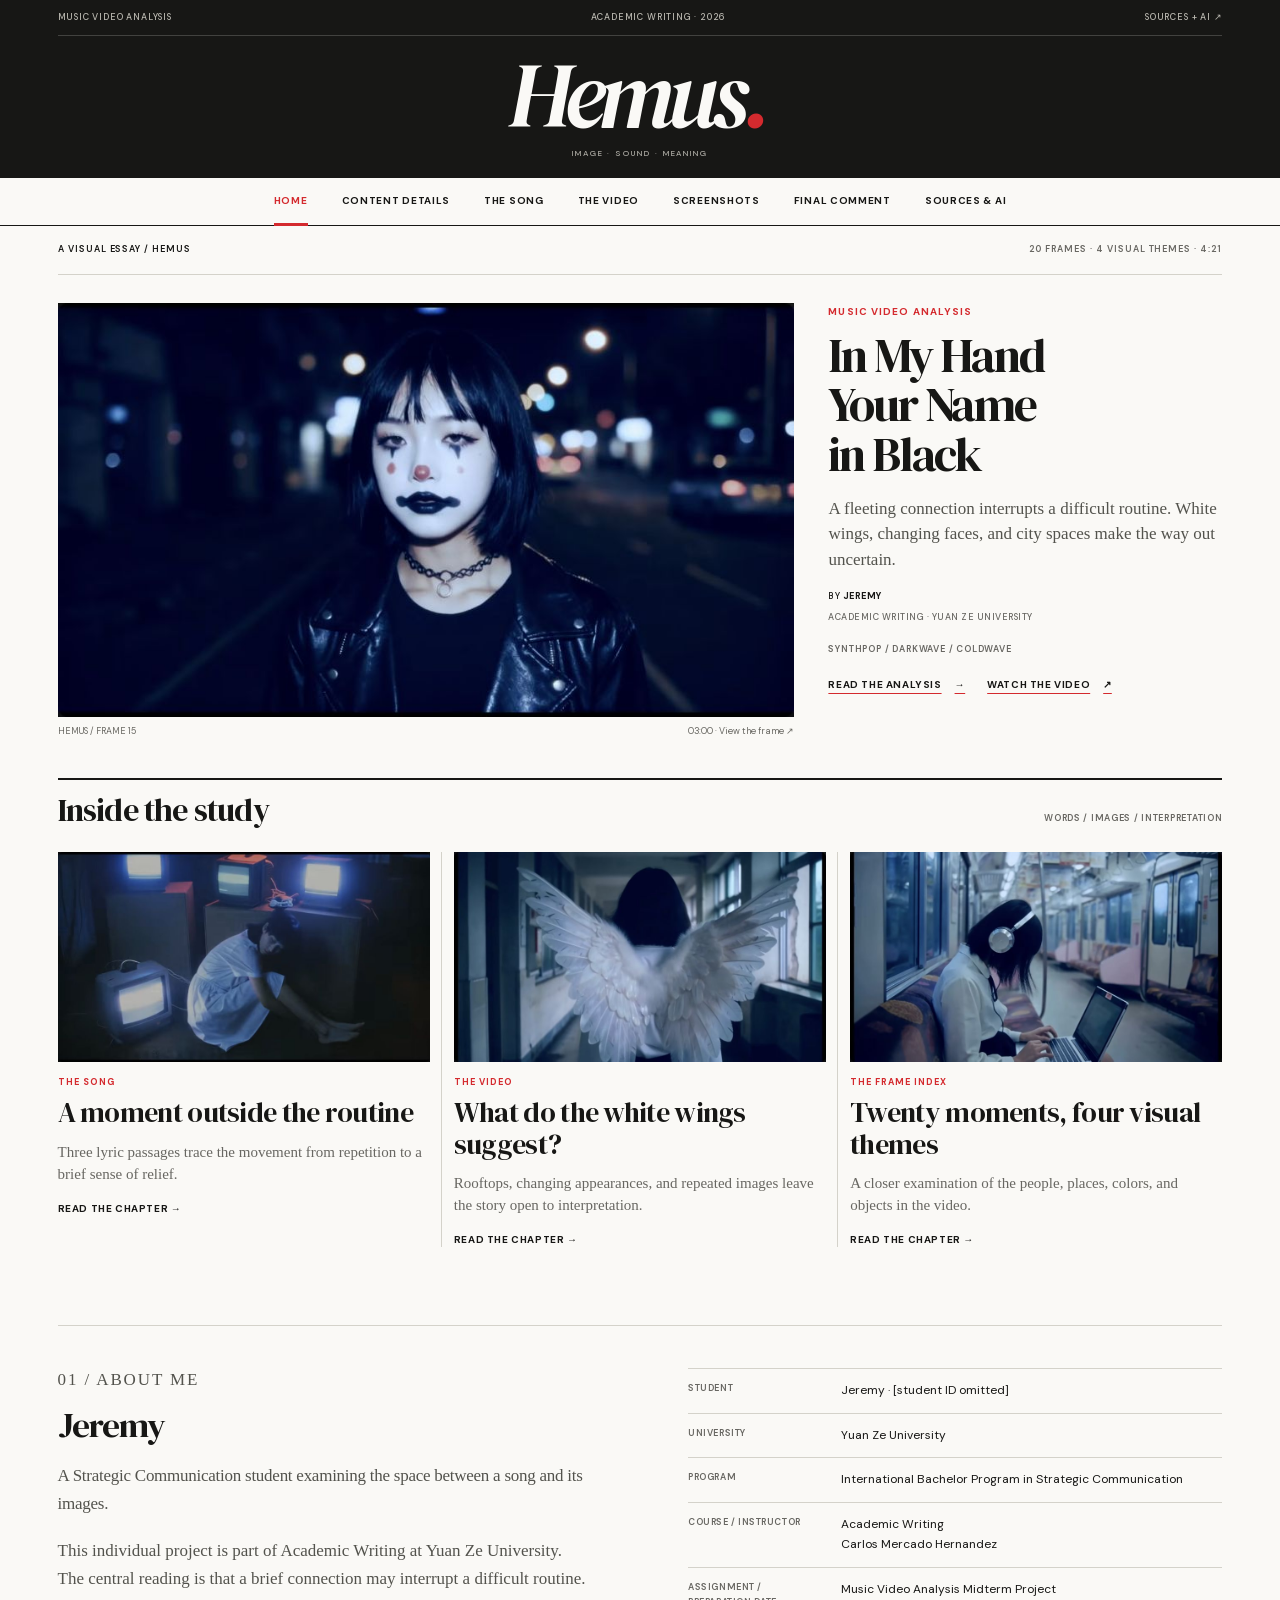
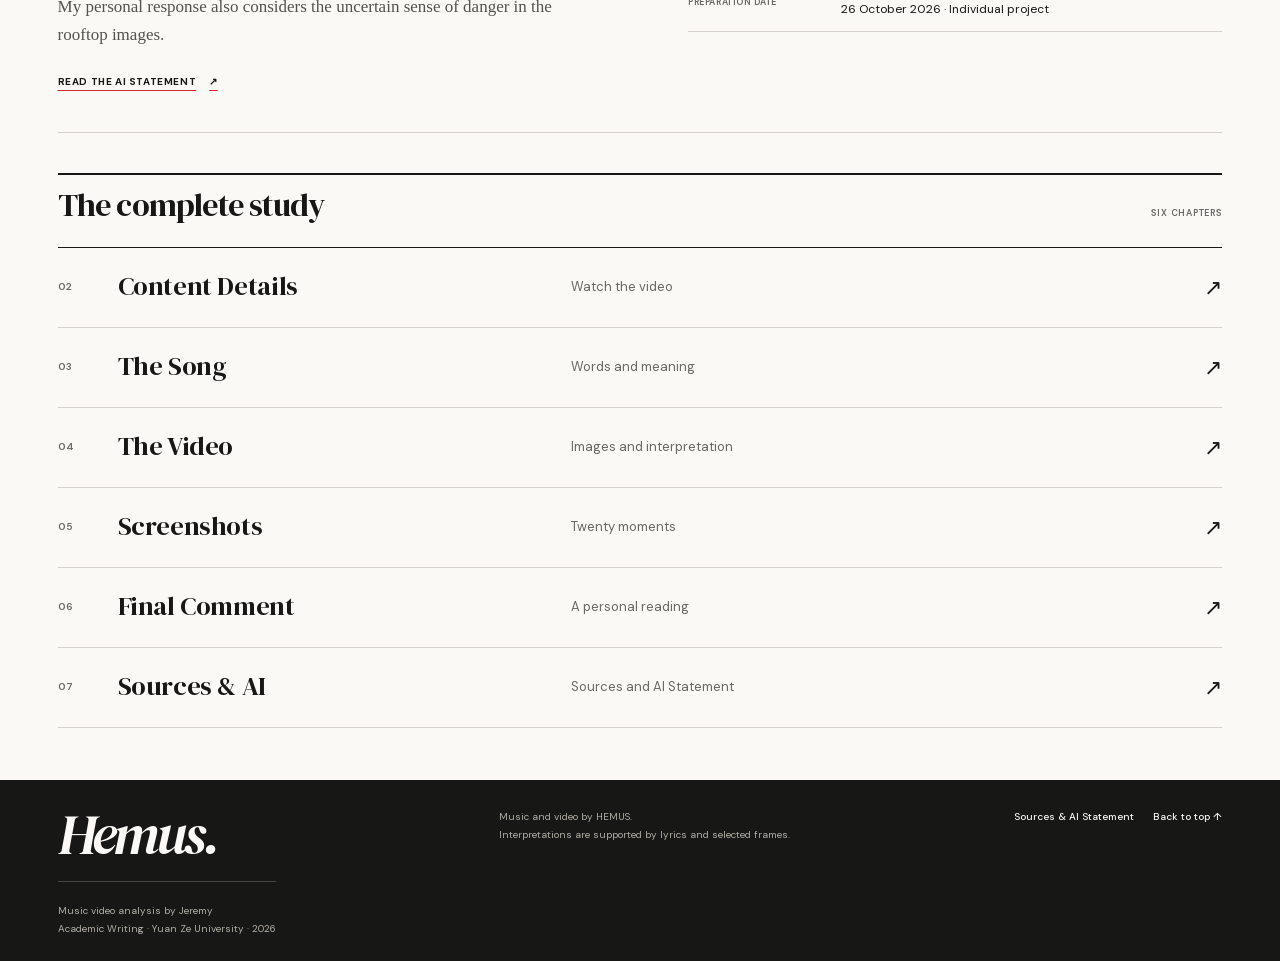
<file: index.html>
<!doctype html>
<html lang="en"><head><meta charset="utf-8"><meta name="viewport" content="width=device-width, initial-scale=1"><meta name="color-scheme" content="light"><meta name="description" content="A visual study of HEMUS In My Hand Your Name In Black by Jeremy. Lyrics, twenty frames, interpretation, and reflection."><meta name="theme-color" content="#171715"><title>In My Hand Your Name In Black — HEMUS Visual Study</title><link rel="icon" href="assets/favicon.svg" type="image/svg+xml"><link rel="stylesheet" href="assets/css/styles.css?v=2"><script src="assets/js/main.js?v=2" defer></script></head>
<body class="home-page" data-page="home" id="top"><a href="#main" class="skip-link">Skip to content</a>
<header class="publication-header"><div class="publication-utility container"><a href="index.html">Music Video Analysis</a><span>Academic Writing · 2026</span><a href="sources.html#ai-statement">Sources + AI ↗</a></div><div class="publication-brand-row container"><a class="publication-wordmark" href="index.html" aria-label="HEMUS visual study home">Hemus<span class="wordmark-period">.</span></a><p class="publication-subtitle">IMAGE · SOUND · MEANING</p><button class="menu-toggle" type="button" aria-controls="primary-nav" aria-expanded="false"><span>Menu</span><span aria-hidden="true">＋</span></button></div><div class="publication-nav-wrap"><nav id="primary-nav" class="site-nav" aria-label="Main navigation"><a href="index.html" aria-current="page">Home</a><a href="content-details.html">Content Details</a><a href="song.html">The Song</a><a href="video.html">The Video</a><a href="screenshots.html">Screenshots</a><a href="reflection.html">Final Comment</a><a href="sources.html">Sources &amp; AI</a></nav></div></header>
<main id="main"><div class="edition-line container"><span>A VISUAL ESSAY / HEMUS</span><span>20 FRAMES · 4 VISUAL THEMES · 4:21</span></div>
<section class="cover-feature container"><figure class="cover-image"><a href="video.html"><img src="assets/images/15_03-00.png" alt="Person with white face makeup, black lips, and a black jacket on a night street." width="880" height="495" fetchpriority="high"></a><figcaption><span>HEMUS / FRAME 15</span><a href="screenshots.html#frame-15">03:00 · View the frame ↗</a></figcaption></figure><div class="cover-copy"><p class="feature-kicker">MUSIC VIDEO ANALYSIS</p><h1 class="cover-title">In My Hand<br>Your Name<br>in Black</h1><p class="feature-deck">A fleeting connection interrupts a difficult routine. White wings, changing faces, and city spaces make the way out uncertain.</p><p class="feature-byline">By <strong>Jeremy</strong><span>Academic Writing · Yuan Ze University</span></p><p class="feature-genres">SYNTHPOP / DARKWAVE / COLDWAVE</p><div class="cover-links"><a class="text-link" href="song.html">Read the analysis <span aria-hidden="true">→</span></a><a class="text-link" href="content-details.html#watch">Watch the video <span aria-hidden="true">↗</span></a></div></div></section>
<section class="section container"><div class="section-heading"><h2>Inside the study</h2><span>WORDS / IMAGES / INTERPRETATION</span></div><div class="feature-grid"><article class="story-card"><a class="story-image" href="song.html"><img src="assets/images/08_01-30.png" alt="Barefoot person in a white dress seated among old television sets and cables." width="880" height="495" loading="lazy"></a><p class="story-kicker">THE SONG</p><h3 class="story-title"><a href="song.html">A moment outside the routine</a></h3><p class="story-summary">Three lyric passages trace the movement from repetition to a brief sense of relief.</p><a class="text-link" href="song.html">Read the chapter <span aria-hidden="true">→</span></a></article><article class="story-card"><a class="story-image" href="video.html"><img src="assets/images/14_02-45.png" alt="Rear view of a person with large white wings in a corridor with windows." width="880" height="495" loading="lazy"></a><p class="story-kicker">THE VIDEO</p><h3 class="story-title"><a href="video.html">What do the white wings suggest?</a></h3><p class="story-summary">Rooftops, changing appearances, and repeated images leave the story open to interpretation.</p><a class="text-link" href="video.html">Read the chapter <span aria-hidden="true">→</span></a></article><article class="story-card"><a class="story-image" href="screenshots.html"><img src="assets/images/17_03-20.png" alt="Person wearing silver headphones uses a computer on a train seat." width="880" height="495" loading="lazy"></a><p class="story-kicker">THE FRAME INDEX</p><h3 class="story-title"><a href="screenshots.html">Twenty moments, four visual themes</a></h3><p class="story-summary">A closer examination of the people, places, colors, and objects in the video.</p><a class="text-link" href="screenshots.html">Read the chapter <span aria-hidden="true">→</span></a></article></div></section>
<section class="section container home-author" id="about"><div class="author-intro"><p class="feature-kicker">01 / ABOUT ME</p><h2>Jeremy</h2><p class="lede">A Strategic Communication student examining the space between a song and its images.</p><p>This individual project is part of Academic Writing at Yuan Ze University. The central reading is that a brief connection may interrupt a difficult routine. My personal response also considers the uncertain sense of danger in the rooftop images.</p><a class="text-link" href="sources.html#ai-statement">Read the AI Statement <span aria-hidden="true">↗</span></a></div><div class="author-facts"><dl class="facts-list"><div><dt>STUDENT</dt><dd>Jeremy · [student ID omitted]</dd></div><div><dt>UNIVERSITY</dt><dd>Yuan Ze University</dd></div><div><dt>PROGRAM</dt><dd>International Bachelor Program in Strategic Communication</dd></div><div><dt>COURSE / INSTRUCTOR</dt><dd>Academic Writing<br>Carlos Mercado Hernandez</dd></div><div><dt>ASSIGNMENT / PREPARATION DATE</dt><dd>Music Video Analysis Midterm Project<br>26 October 2026 · Individual project</dd></div></dl></div></section>
<section class="section container"><div class="section-heading"><h2>The complete study</h2><span>SIX CHAPTERS</span></div><div class="chapter-list"><a class="chapter-link" href="content-details.html"><span class="chapter-index">02</span><span class="chapter-title">Content Details</span><span class="chapter-description">Watch the video</span><span class="chapter-arrow" aria-hidden="true">↗</span></a><a class="chapter-link" href="song.html"><span class="chapter-index">03</span><span class="chapter-title">The Song</span><span class="chapter-description">Words and meaning</span><span class="chapter-arrow" aria-hidden="true">↗</span></a><a class="chapter-link" href="video.html"><span class="chapter-index">04</span><span class="chapter-title">The Video</span><span class="chapter-description">Images and interpretation</span><span class="chapter-arrow" aria-hidden="true">↗</span></a><a class="chapter-link" href="screenshots.html"><span class="chapter-index">05</span><span class="chapter-title">Screenshots</span><span class="chapter-description">Twenty moments</span><span class="chapter-arrow" aria-hidden="true">↗</span></a><a class="chapter-link" href="reflection.html"><span class="chapter-index">06</span><span class="chapter-title">Final Comment</span><span class="chapter-description">A personal reading</span><span class="chapter-arrow" aria-hidden="true">↗</span></a><a class="chapter-link" href="sources.html"><span class="chapter-index">07</span><span class="chapter-title">Sources &amp; AI</span><span class="chapter-description">Sources and AI Statement</span><span class="chapter-arrow" aria-hidden="true">↗</span></a></div></section></main>
<footer class="site-footer publication-footer"><div class="footer-inner container"><div><a class="footer-masthead" href="index.html">Hemus.</a><p>Music video analysis by Jeremy<br>Academic Writing · Yuan Ze University · 2026</p></div><p class="footer-credit">Music and video by HEMUS.<br>Interpretations are supported by lyrics and selected frames.</p><div class="footer-links"><a href="sources.html#ai-statement">Sources & AI Statement</a><a class="back-to-top" href="#top">Back to top ↑</a></div></div></footer></body></html>
</file>
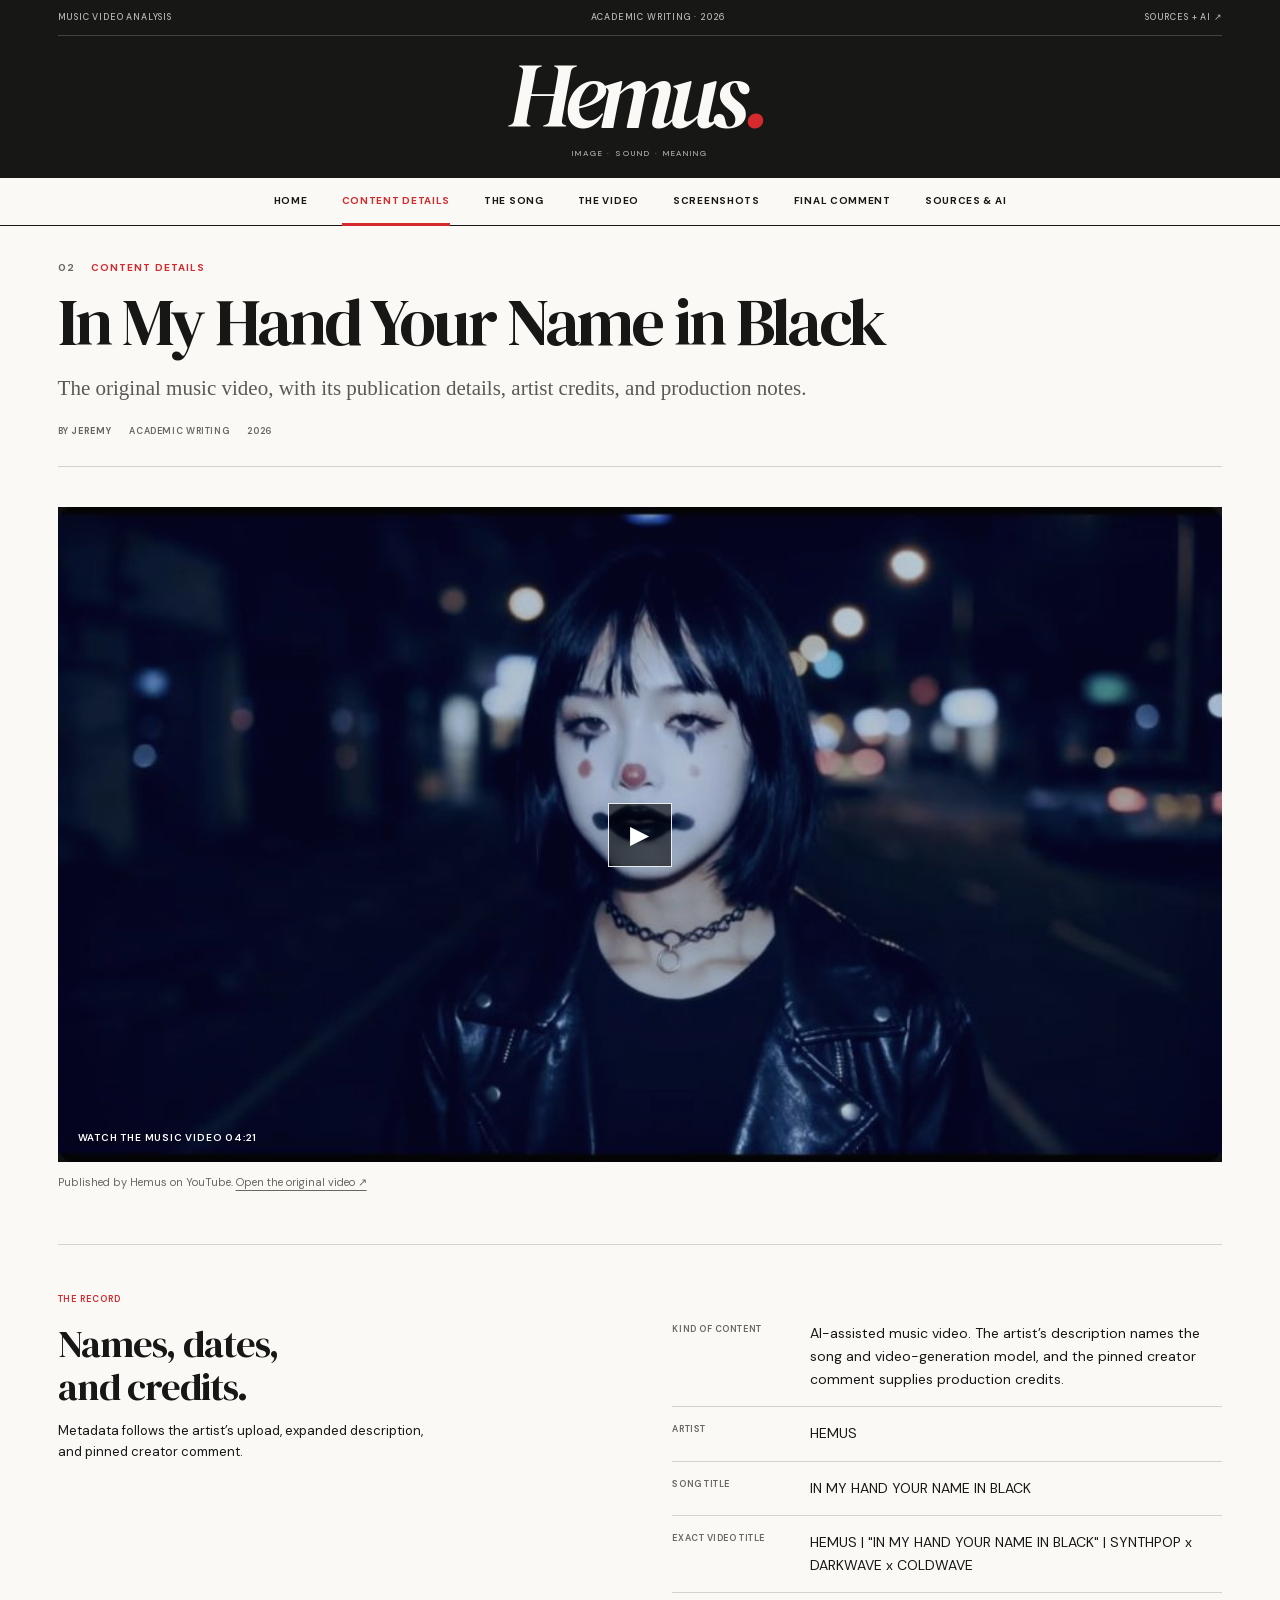
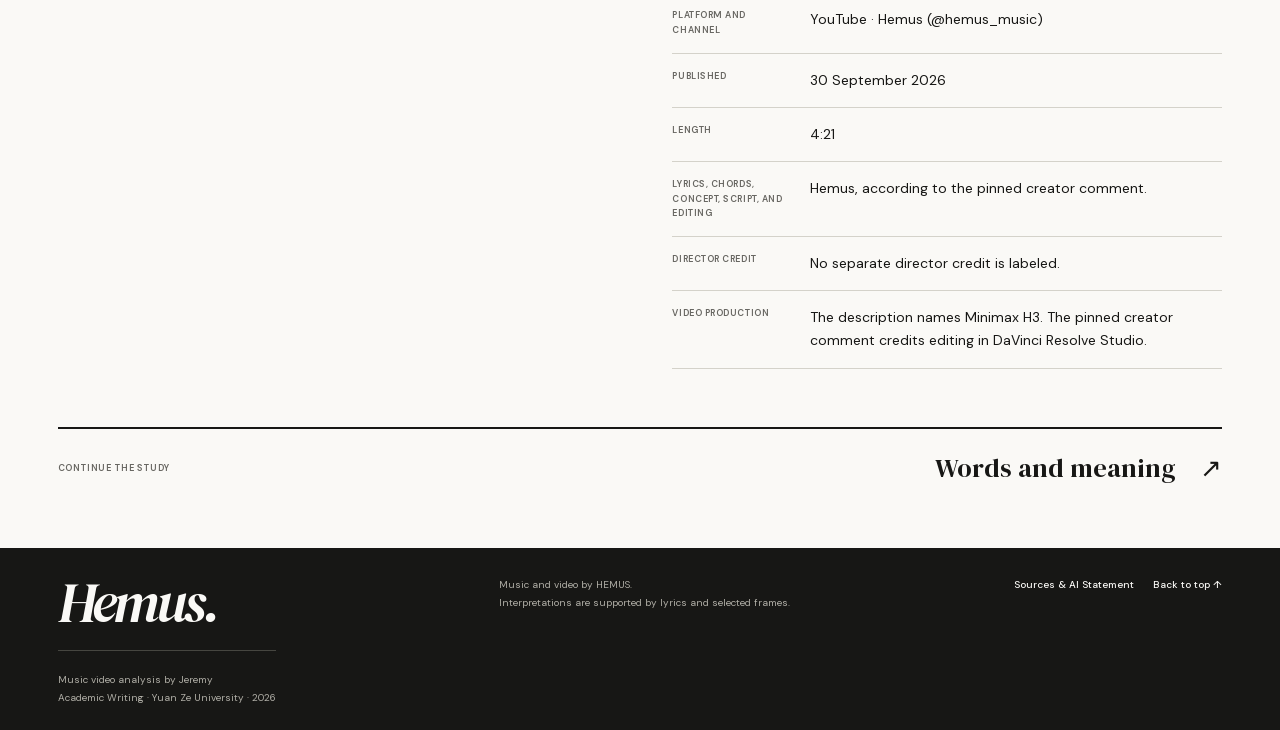
<file: content-details.html>
<!doctype html>
<html lang="en"><head><meta charset="utf-8"><meta name="viewport" content="width=device-width, initial-scale=1"><meta name="color-scheme" content="light"><meta name="description" content="A visual study of HEMUS In My Hand Your Name In Black by Jeremy. Lyrics, twenty frames, interpretation, and reflection."><meta name="theme-color" content="#171715"><title>Content Details — HEMUS Visual Study</title><link rel="icon" href="assets/favicon.svg" type="image/svg+xml"><link rel="stylesheet" href="assets/css/styles.css?v=2"><script src="assets/js/main.js?v=2" defer></script></head>
<body class="inner-page" data-page="content" id="top"><a href="#main" class="skip-link">Skip to content</a>
<header class="publication-header"><div class="publication-utility container"><a href="index.html">Music Video Analysis</a><span>Academic Writing · 2026</span><a href="sources.html#ai-statement">Sources + AI ↗</a></div><div class="publication-brand-row container"><a class="publication-wordmark" href="index.html" aria-label="HEMUS visual study home">Hemus<span class="wordmark-period">.</span></a><p class="publication-subtitle">IMAGE · SOUND · MEANING</p><button class="menu-toggle" type="button" aria-controls="primary-nav" aria-expanded="false"><span>Menu</span><span aria-hidden="true">＋</span></button></div><div class="publication-nav-wrap"><nav id="primary-nav" class="site-nav" aria-label="Main navigation"><a href="index.html">Home</a><a href="content-details.html" aria-current="page">Content Details</a><a href="song.html">The Song</a><a href="video.html">The Video</a><a href="screenshots.html">Screenshots</a><a href="reflection.html">Final Comment</a><a href="sources.html">Sources &amp; AI</a></nav></div></header>
<main id="main"><section class="page-masthead container"><p class="eyebrow"><span>02</span> CONTENT DETAILS</p><h1 class="page-title">In My Hand Your Name in Black</h1><p class="page-deck">The original music video, with its publication details, artist credits, and production notes.</p><p class="article-byline"><span>By <strong>Jeremy</strong></span> <span>Academic Writing</span> <span>2026</span></p></section><section class="container section" id="watch"><div class="video-frame"><button id="load-video" class="video-poster" type="button" aria-label="Play the HEMUS music video"><img src="assets/images/15_03-00.png" alt="" width="880" height="495"><span class="play-icon" aria-hidden="true">▶</span><span class="video-poster-label">WATCH THE MUSIC VIDEO <span>04:21</span></span></button><noscript><style>.video-poster{display:none}</style><iframe src="https://www.youtube-nocookie.com/embed/JlwNP_0U36A?rel=0" title="HEMUS In My Hand Your Name In Black music video" allowfullscreen></iframe></noscript></div><p class="caption">Published by Hemus on YouTube. <a href="https://www.youtube.com/watch?v=JlwNP_0U36A" target="_blank" rel="noopener noreferrer">Open the original video ↗</a></p></section><section class="section container two-column"><div class="section-head"><span class="section-number">THE RECORD</span><h2>Names, dates,<br>and credits.</h2><p>Metadata follows the artist’s upload, expanded description, and pinned creator comment.</p></div><div class="table-scroll"><table class="metadata-table"><tbody><tr><th scope="row">Kind of content</th><td>AI-assisted music video. The artist’s description names the song and video-generation model, and the pinned creator comment supplies production credits.</td></tr><tr><th scope="row">Artist</th><td>HEMUS</td></tr><tr><th scope="row">Song title</th><td>IN MY HAND YOUR NAME IN BLACK</td></tr><tr><th scope="row">Exact video title</th><td>HEMUS | &quot;IN MY HAND YOUR NAME IN BLACK&quot; | SYNTHPOP x DARKWAVE x COLDWAVE</td></tr><tr><th scope="row">Platform and channel</th><td>YouTube · Hemus (@hemus_music)</td></tr><tr><th scope="row">Published</th><td>30 September 2026</td></tr><tr><th scope="row">Length</th><td>4:21</td></tr><tr><th scope="row">Lyrics, chords, concept, script, and editing</th><td>Hemus, according to the pinned creator comment.</td></tr><tr><th scope="row">Director credit</th><td>No separate director credit is labeled.</td></tr><tr><th scope="row">Video production</th><td>The description names Minimax H3. The pinned creator comment credits editing in DaVinci Resolve Studio.</td></tr></tbody></table></div></section><div class="page-next container"><span>CONTINUE THE STUDY</span><a href="song.html">Words and meaning<span aria-hidden="true">↗</span></a></div></main>
<footer class="site-footer publication-footer"><div class="footer-inner container"><div><a class="footer-masthead" href="index.html">Hemus.</a><p>Music video analysis by Jeremy<br>Academic Writing · Yuan Ze University · 2026</p></div><p class="footer-credit">Music and video by HEMUS.<br>Interpretations are supported by lyrics and selected frames.</p><div class="footer-links"><a href="sources.html#ai-statement">Sources & AI Statement</a><a class="back-to-top" href="#top">Back to top ↑</a></div></div></footer></body></html>
</file>
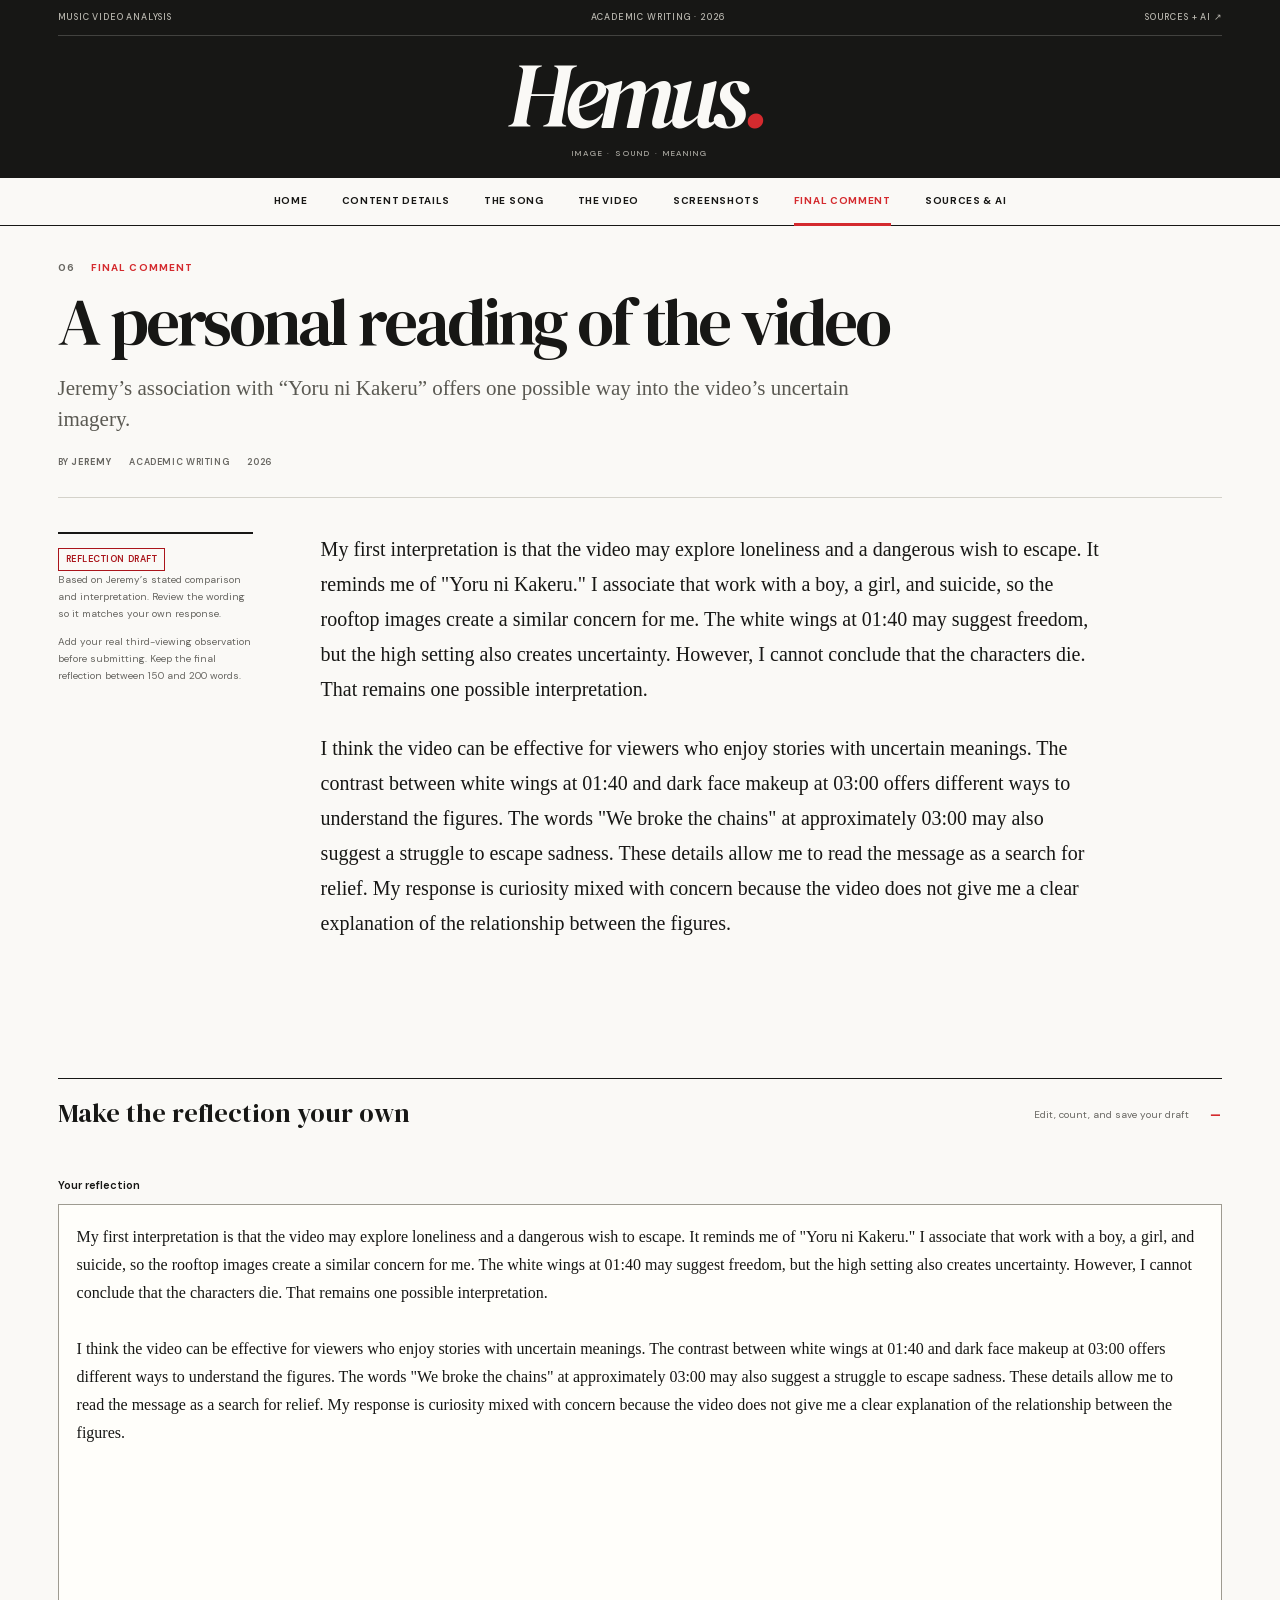
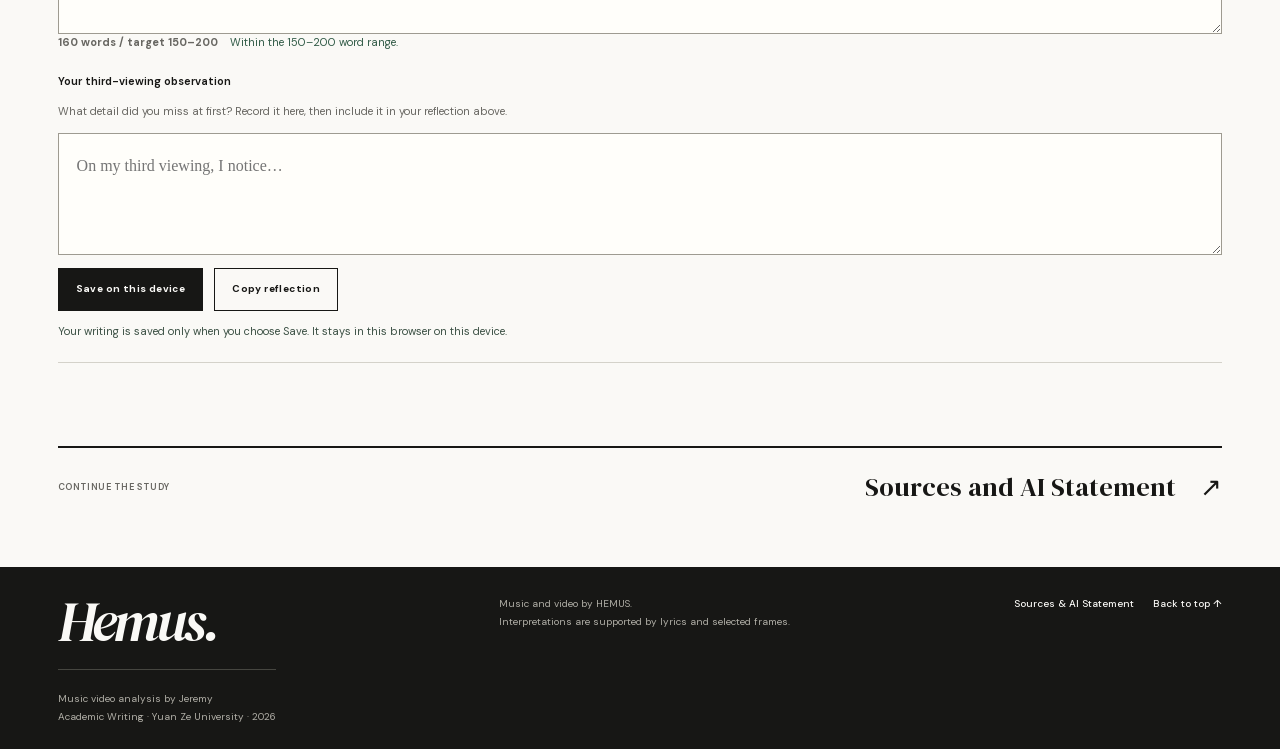
<file: reflection.html>
<!doctype html>
<html lang="en"><head><meta charset="utf-8"><meta name="viewport" content="width=device-width, initial-scale=1"><meta name="color-scheme" content="light"><meta name="description" content="A visual study of HEMUS In My Hand Your Name In Black by Jeremy. Lyrics, twenty frames, interpretation, and reflection."><meta name="theme-color" content="#171715"><title>Final Comment — HEMUS Visual Study</title><link rel="icon" href="assets/favicon.svg" type="image/svg+xml"><link rel="stylesheet" href="assets/css/styles.css?v=2"><script src="assets/js/main.js?v=2" defer></script></head>
<body class="inner-page" data-page="reflection" id="top"><a href="#main" class="skip-link">Skip to content</a>
<header class="publication-header"><div class="publication-utility container"><a href="index.html">Music Video Analysis</a><span>Academic Writing · 2026</span><a href="sources.html#ai-statement">Sources + AI ↗</a></div><div class="publication-brand-row container"><a class="publication-wordmark" href="index.html" aria-label="HEMUS visual study home">Hemus<span class="wordmark-period">.</span></a><p class="publication-subtitle">IMAGE · SOUND · MEANING</p><button class="menu-toggle" type="button" aria-controls="primary-nav" aria-expanded="false"><span>Menu</span><span aria-hidden="true">＋</span></button></div><div class="publication-nav-wrap"><nav id="primary-nav" class="site-nav" aria-label="Main navigation"><a href="index.html">Home</a><a href="content-details.html">Content Details</a><a href="song.html">The Song</a><a href="video.html">The Video</a><a href="screenshots.html">Screenshots</a><a href="reflection.html" aria-current="page">Final Comment</a><a href="sources.html">Sources &amp; AI</a></nav></div></header>
<main id="main"><section class="page-masthead container"><p class="eyebrow"><span>06</span> FINAL COMMENT</p><h1 class="page-title">A personal reading of the video</h1><p class="page-deck">Jeremy’s association with “Yoru ni Kakeru” offers one possible way into the video’s uncertain imagery.</p><p class="article-byline"><span>By <strong>Jeremy</strong></span> <span>Academic Writing</span> <span>2026</span></p></section><section class="container reading-layout"><aside class="reading-aside"><span class="pill draft-pill">REFLECTION DRAFT</span><p>Based on Jeremy’s stated comparison and interpretation. Review the wording so it matches your own response.</p><p class="caption">Add your real third-viewing observation before submitting. Keep the final reflection between 150 and 200 words.</p></aside><article class="prose reflection-display" id="reflection-preview"><p>My first interpretation is that the video may explore loneliness and a dangerous wish to escape. It reminds me of &quot;Yoru ni Kakeru.&quot; I associate that work with a boy, a girl, and suicide, so the rooftop images create a similar concern for me. The white wings at <a class="evidence-link" href="https://www.youtube.com/watch?v=JlwNP_0U36A&t=100s" target="_blank" rel="noopener noreferrer">01:40<span class="sr-only"> in the video, opens in a new tab</span></a> may suggest freedom, but the high setting also creates uncertainty. However, I cannot conclude that the characters die. That remains one possible interpretation.</p><p>I think the video can be effective for viewers who enjoy stories with uncertain meanings. The contrast between white wings at <a class="evidence-link" href="https://www.youtube.com/watch?v=JlwNP_0U36A&t=100s" target="_blank" rel="noopener noreferrer">01:40<span class="sr-only"> in the video, opens in a new tab</span></a> and dark face makeup at <a class="evidence-link" href="https://www.youtube.com/watch?v=JlwNP_0U36A&t=180s" target="_blank" rel="noopener noreferrer">03:00<span class="sr-only"> in the video, opens in a new tab</span></a> offers different ways to understand the figures. The words &quot;We broke the chains&quot; at approximately <a class="evidence-link" href="https://www.youtube.com/watch?v=JlwNP_0U36A&t=180s" target="_blank" rel="noopener noreferrer">03:00<span class="sr-only"> in the video, opens in a new tab</span></a> may also suggest a struggle to escape sadness. These details allow me to read the message as a search for relief. My response is curiosity mixed with concern because the video does not give me a clear explanation of the relationship between the figures.</p></article></section><section class="section container"><details class="details-panel" open><summary>Make the reflection your own <span>Edit, count, and save your draft</span></summary><div class="reflection-editor"><label for="reflection-text">Your reflection</label><textarea id="reflection-text" rows="14" spellcheck="true" aria-describedby="word-count word-status">My first interpretation is that the video may explore loneliness and a dangerous wish to escape. It reminds me of &quot;Yoru ni Kakeru.&quot; I associate that work with a boy, a girl, and suicide, so the rooftop images create a similar concern for me. The white wings at 01:40 may suggest freedom, but the high setting also creates uncertainty. However, I cannot conclude that the characters die. That remains one possible interpretation.

I think the video can be effective for viewers who enjoy stories with uncertain meanings. The contrast between white wings at 01:40 and dark face makeup at 03:00 offers different ways to understand the figures. The words &quot;We broke the chains&quot; at approximately 03:00 may also suggest a struggle to escape sadness. These details allow me to read the message as a search for relief. My response is curiosity mixed with concern because the video does not give me a clear explanation of the relationship between the figures.</textarea><div class="reflection-status"><strong id="word-count">160 words / target 150–200</strong><span id="word-status" role="status">Within the 150–200 word range.</span></div><label for="third-viewing-note">Your third-viewing observation</label><p class="caption" id="viewing-help">What detail did you miss at first? Record it here, then include it in your reflection above.</p><textarea id="third-viewing-note" rows="3" spellcheck="true" placeholder="On my third viewing, I notice…" aria-describedby="viewing-help"></textarea><div class="editor-actions"><button class="button button-primary" id="save-reflection" type="button">Save on this device</button><button class="button button-secondary" id="copy-reflection" type="button">Copy reflection</button></div><p class="save-status" id="save-status" role="status" aria-live="polite">Your writing is saved only when you choose Save. It stays in this browser on this device.</p><noscript><p>Live preview, counting, and saving require JavaScript. You can still select and copy the reflection text.</p></noscript></div></details></section><div class="page-next container"><span>CONTINUE THE STUDY</span><a href="sources.html">Sources and AI Statement<span aria-hidden="true">↗</span></a></div></main>
<footer class="site-footer publication-footer"><div class="footer-inner container"><div><a class="footer-masthead" href="index.html">Hemus.</a><p>Music video analysis by Jeremy<br>Academic Writing · Yuan Ze University · 2026</p></div><p class="footer-credit">Music and video by HEMUS.<br>Interpretations are supported by lyrics and selected frames.</p><div class="footer-links"><a href="sources.html#ai-statement">Sources & AI Statement</a><a class="back-to-top" href="#top">Back to top ↑</a></div></div></footer></body></html>
</file>
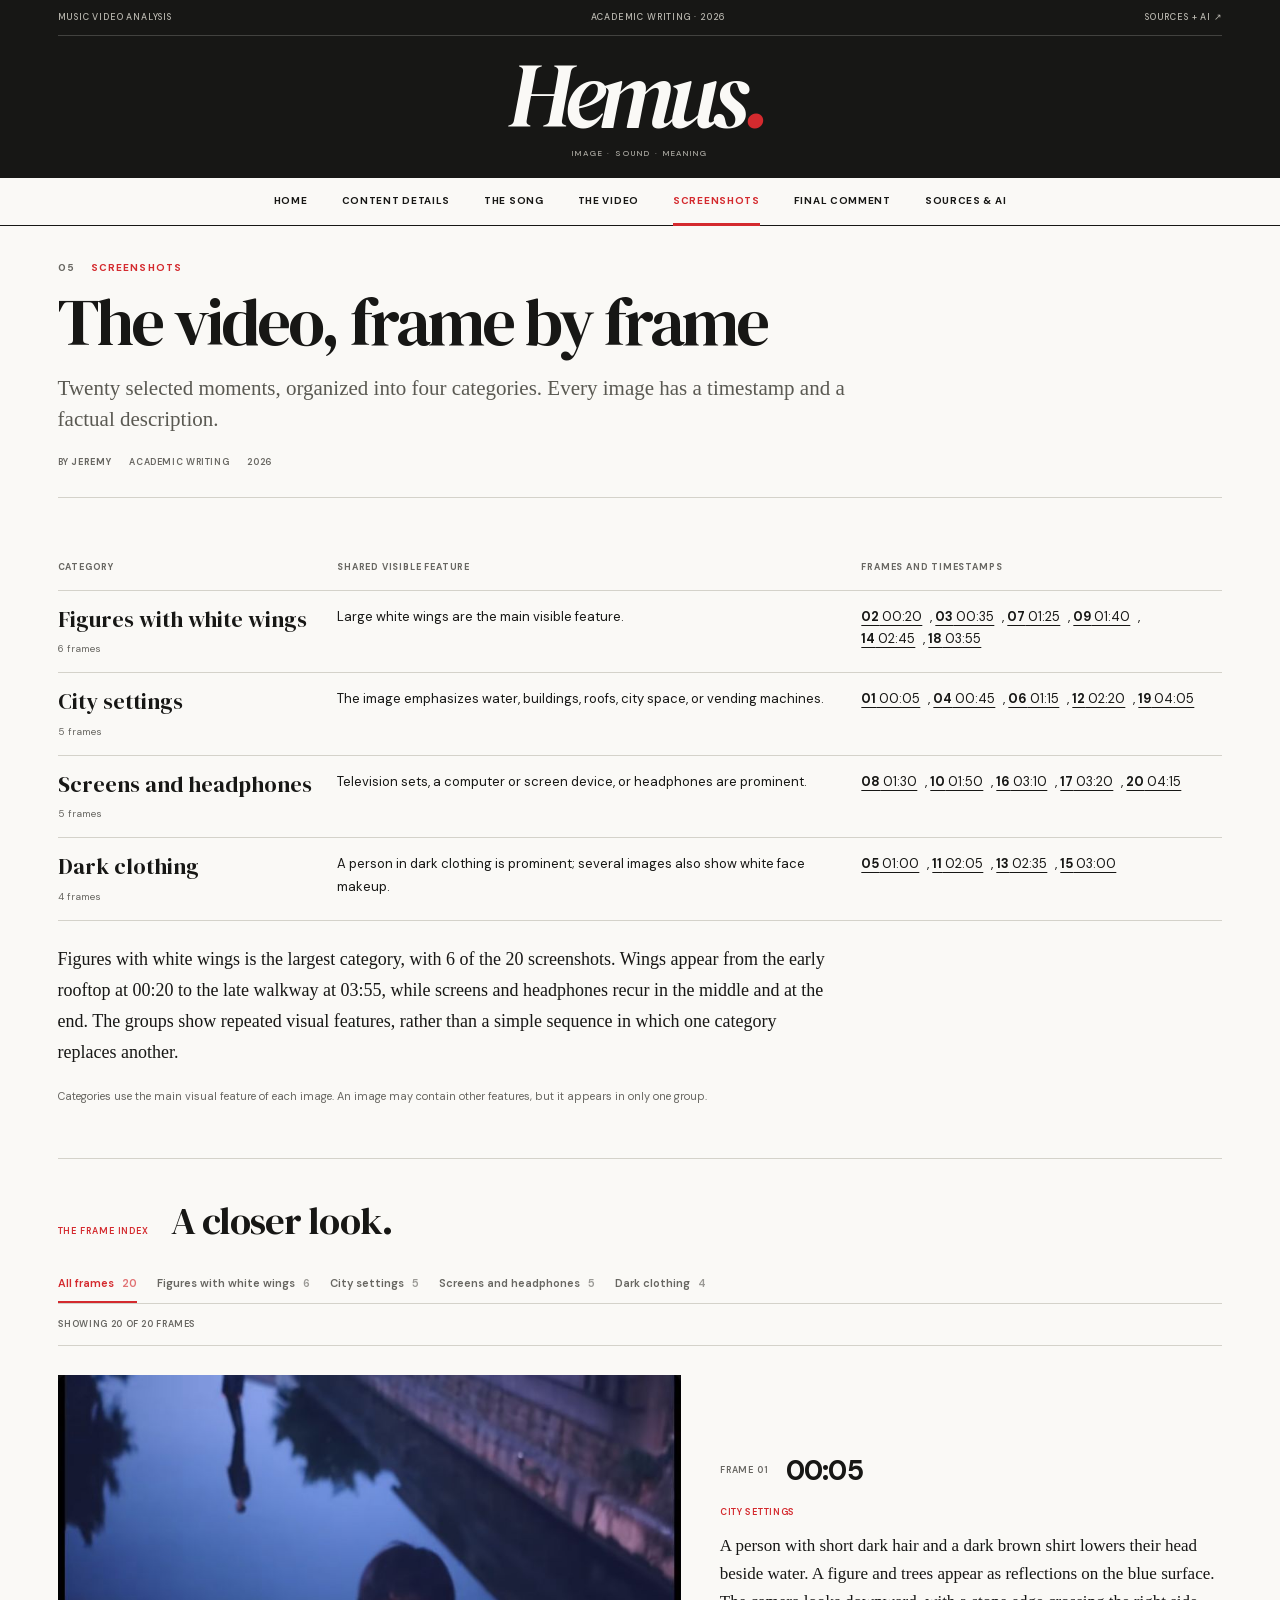
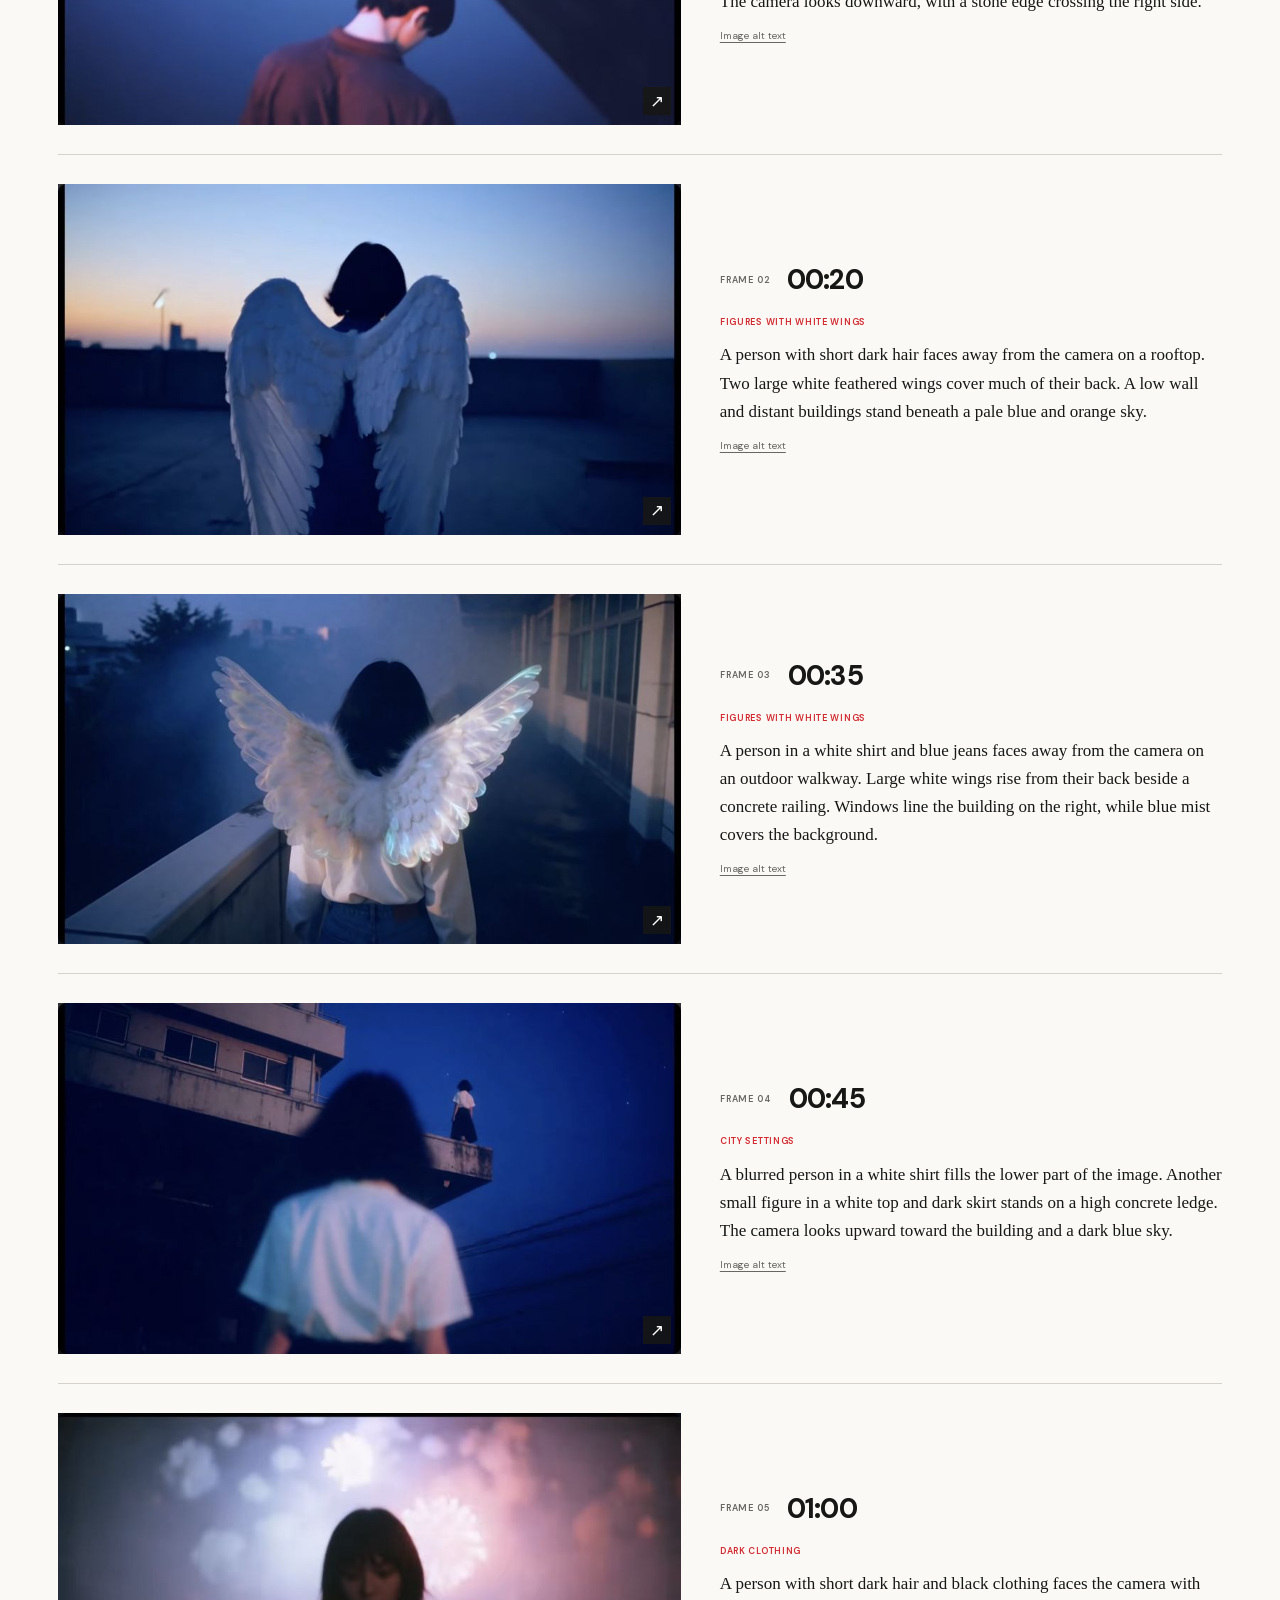
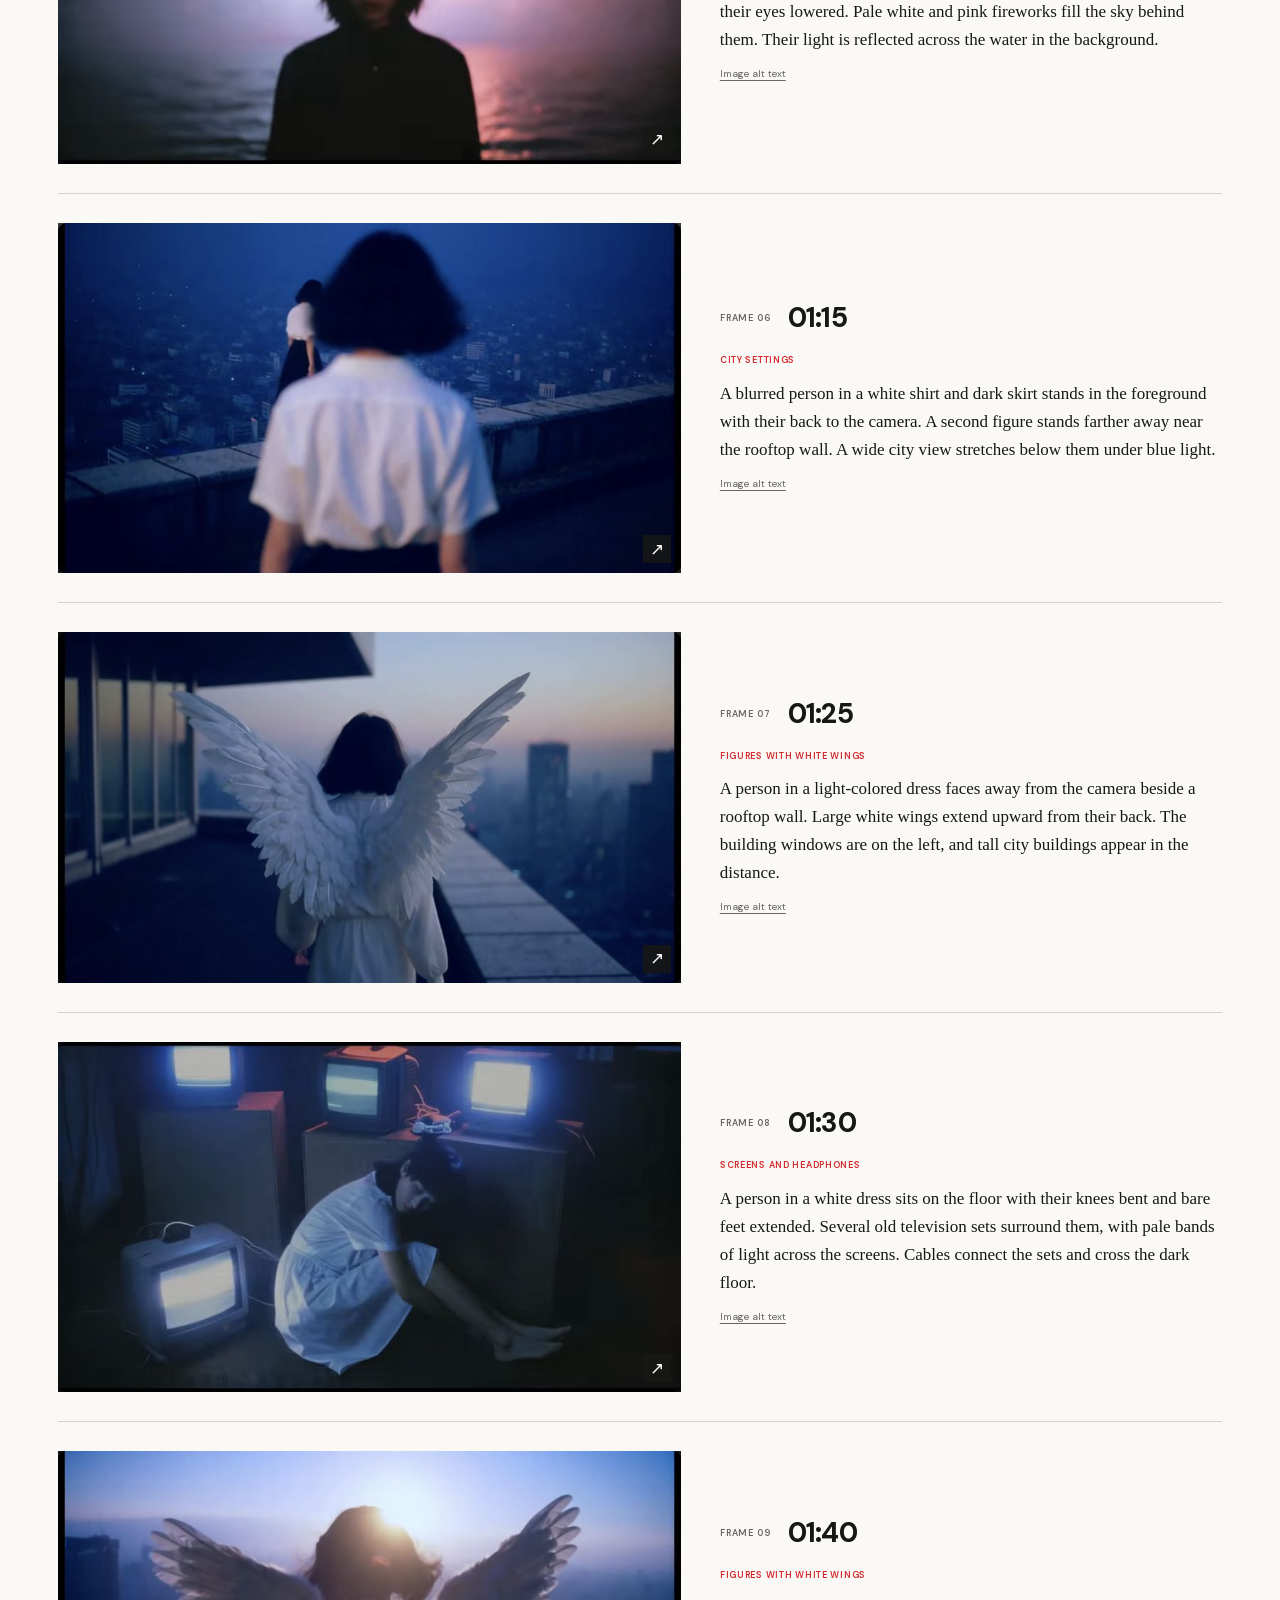
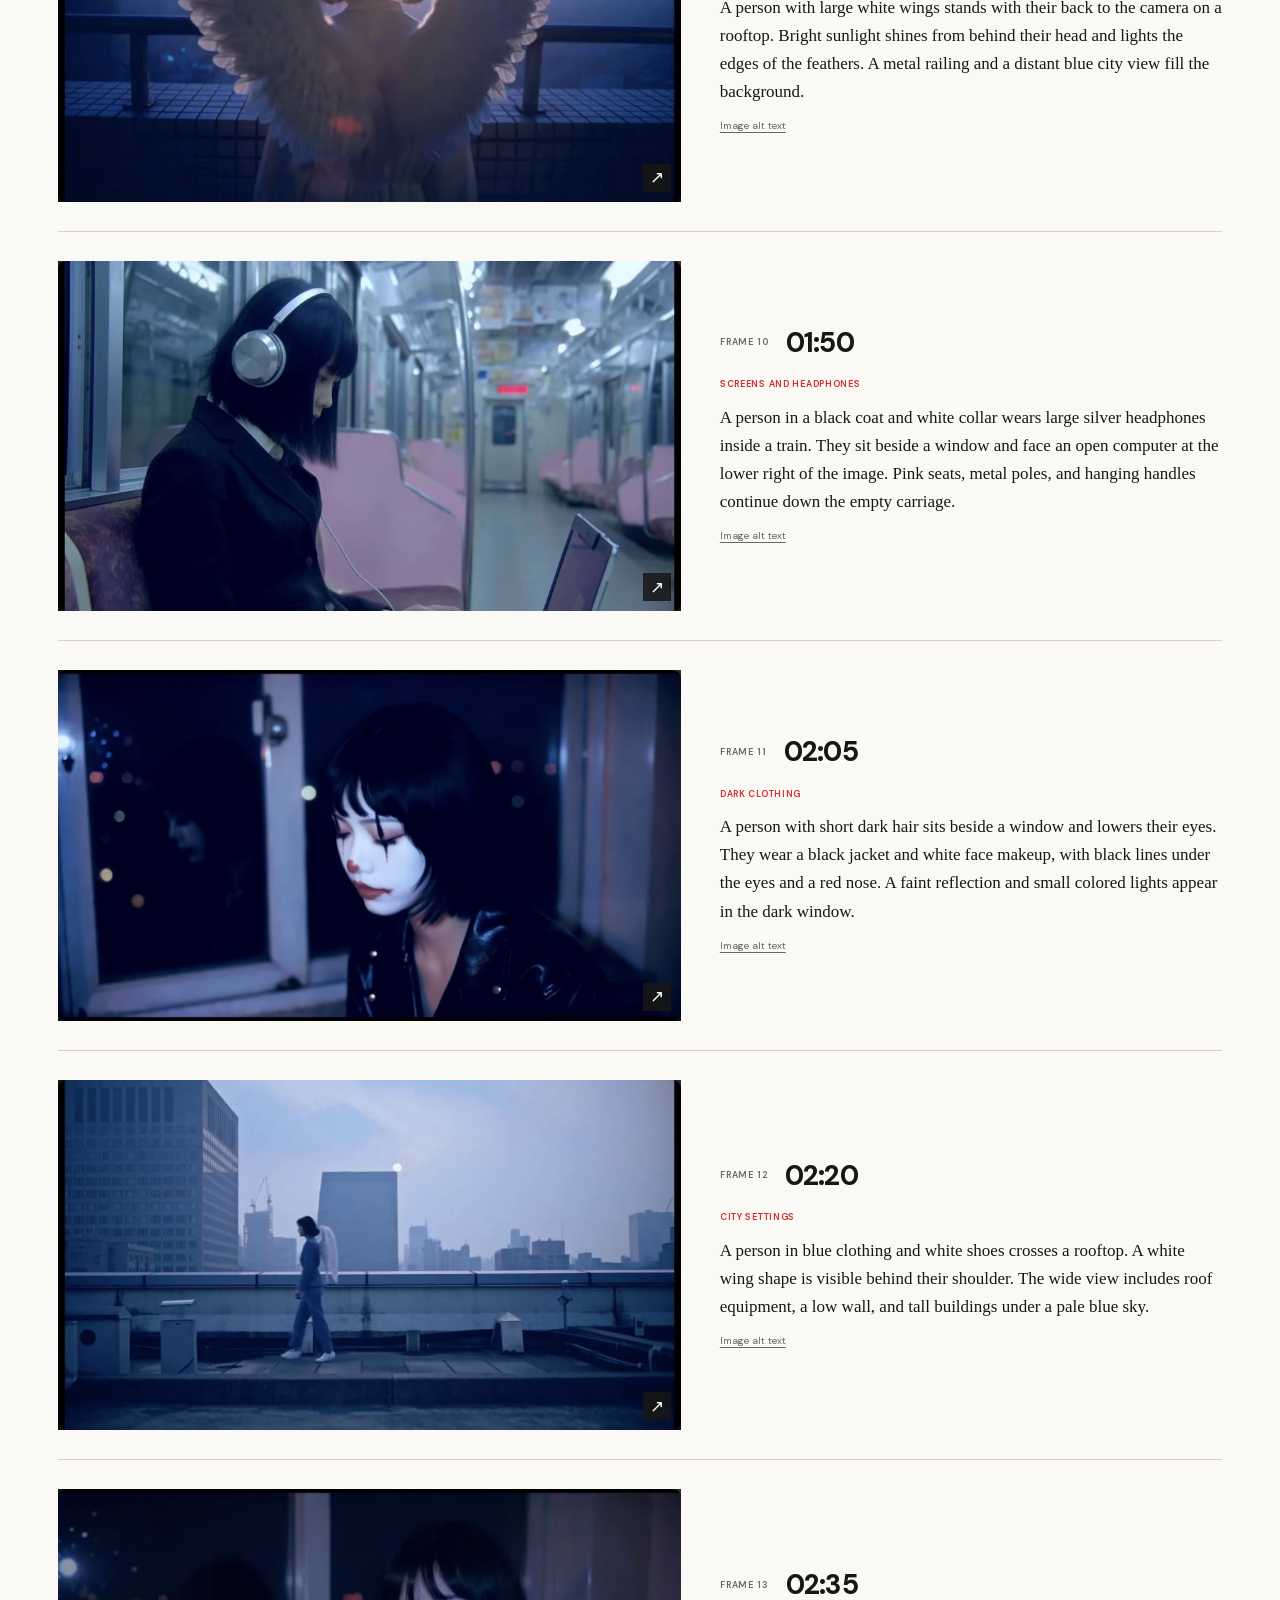
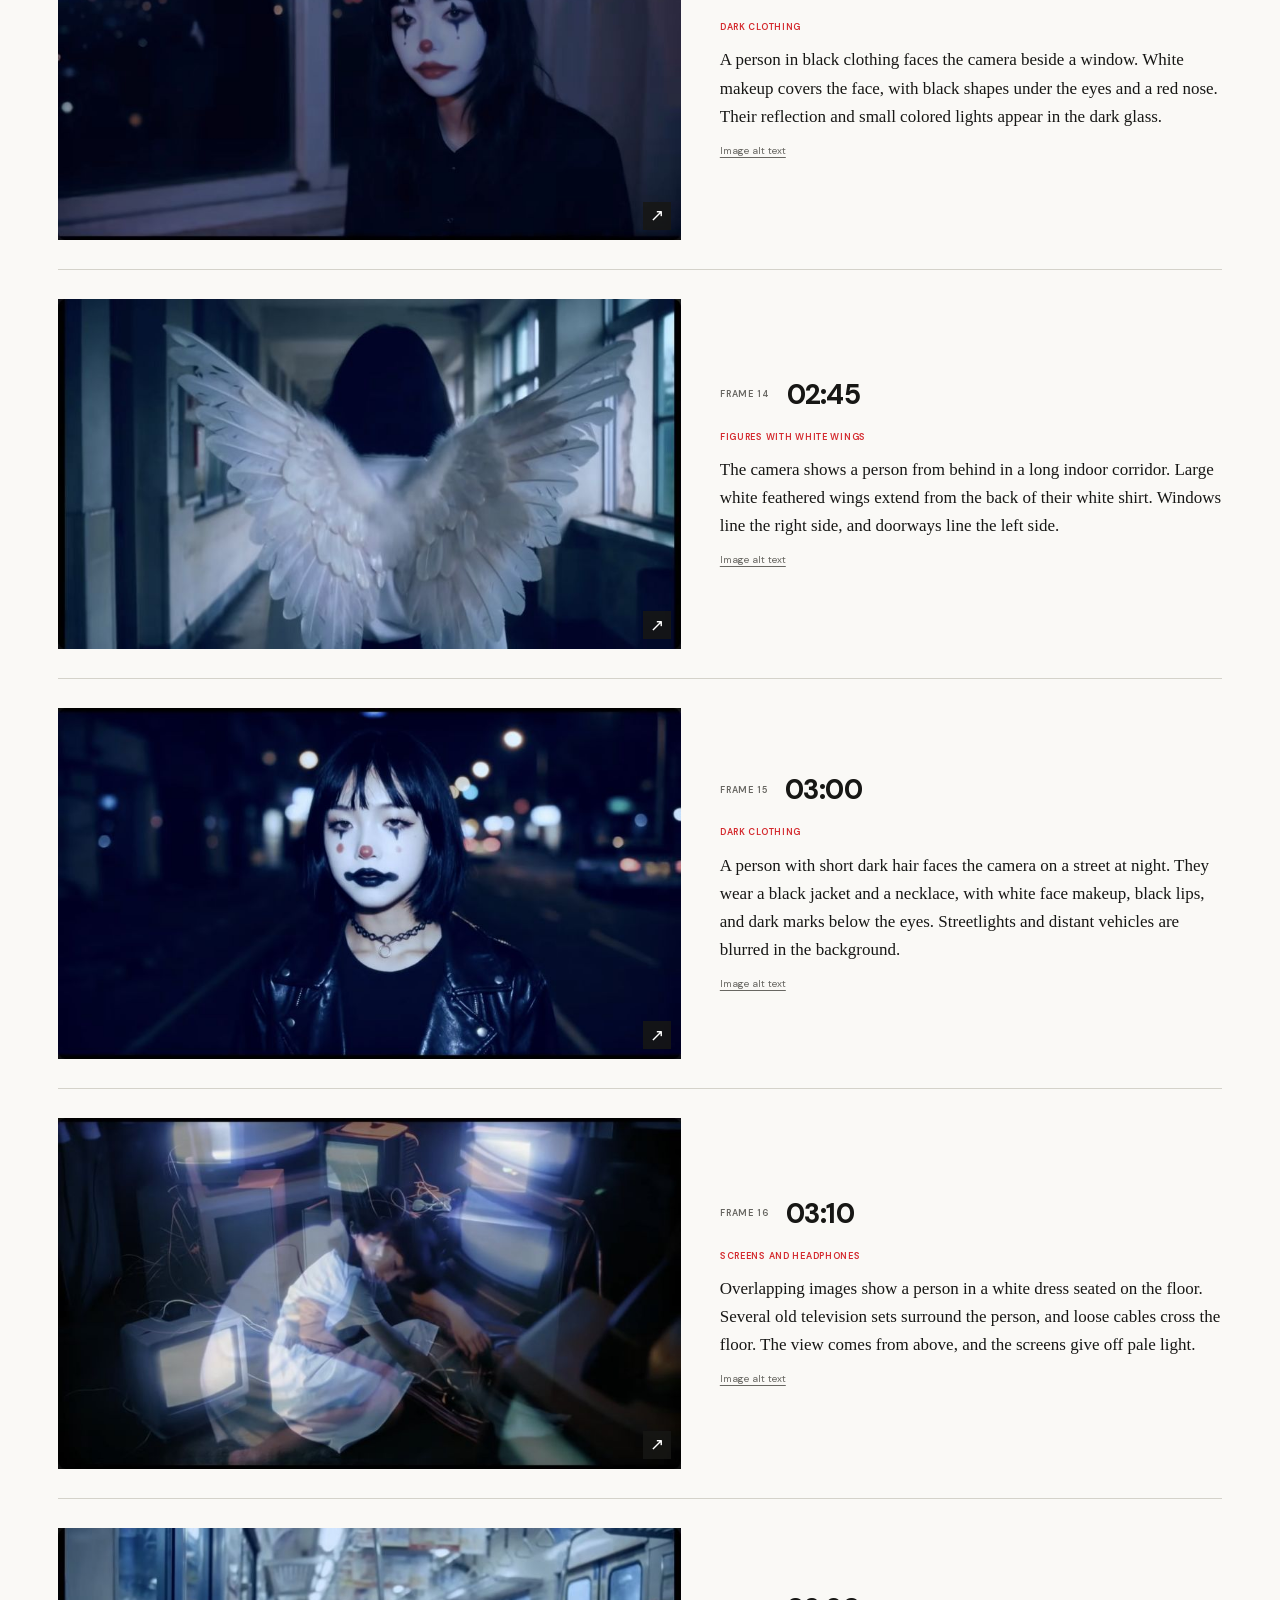
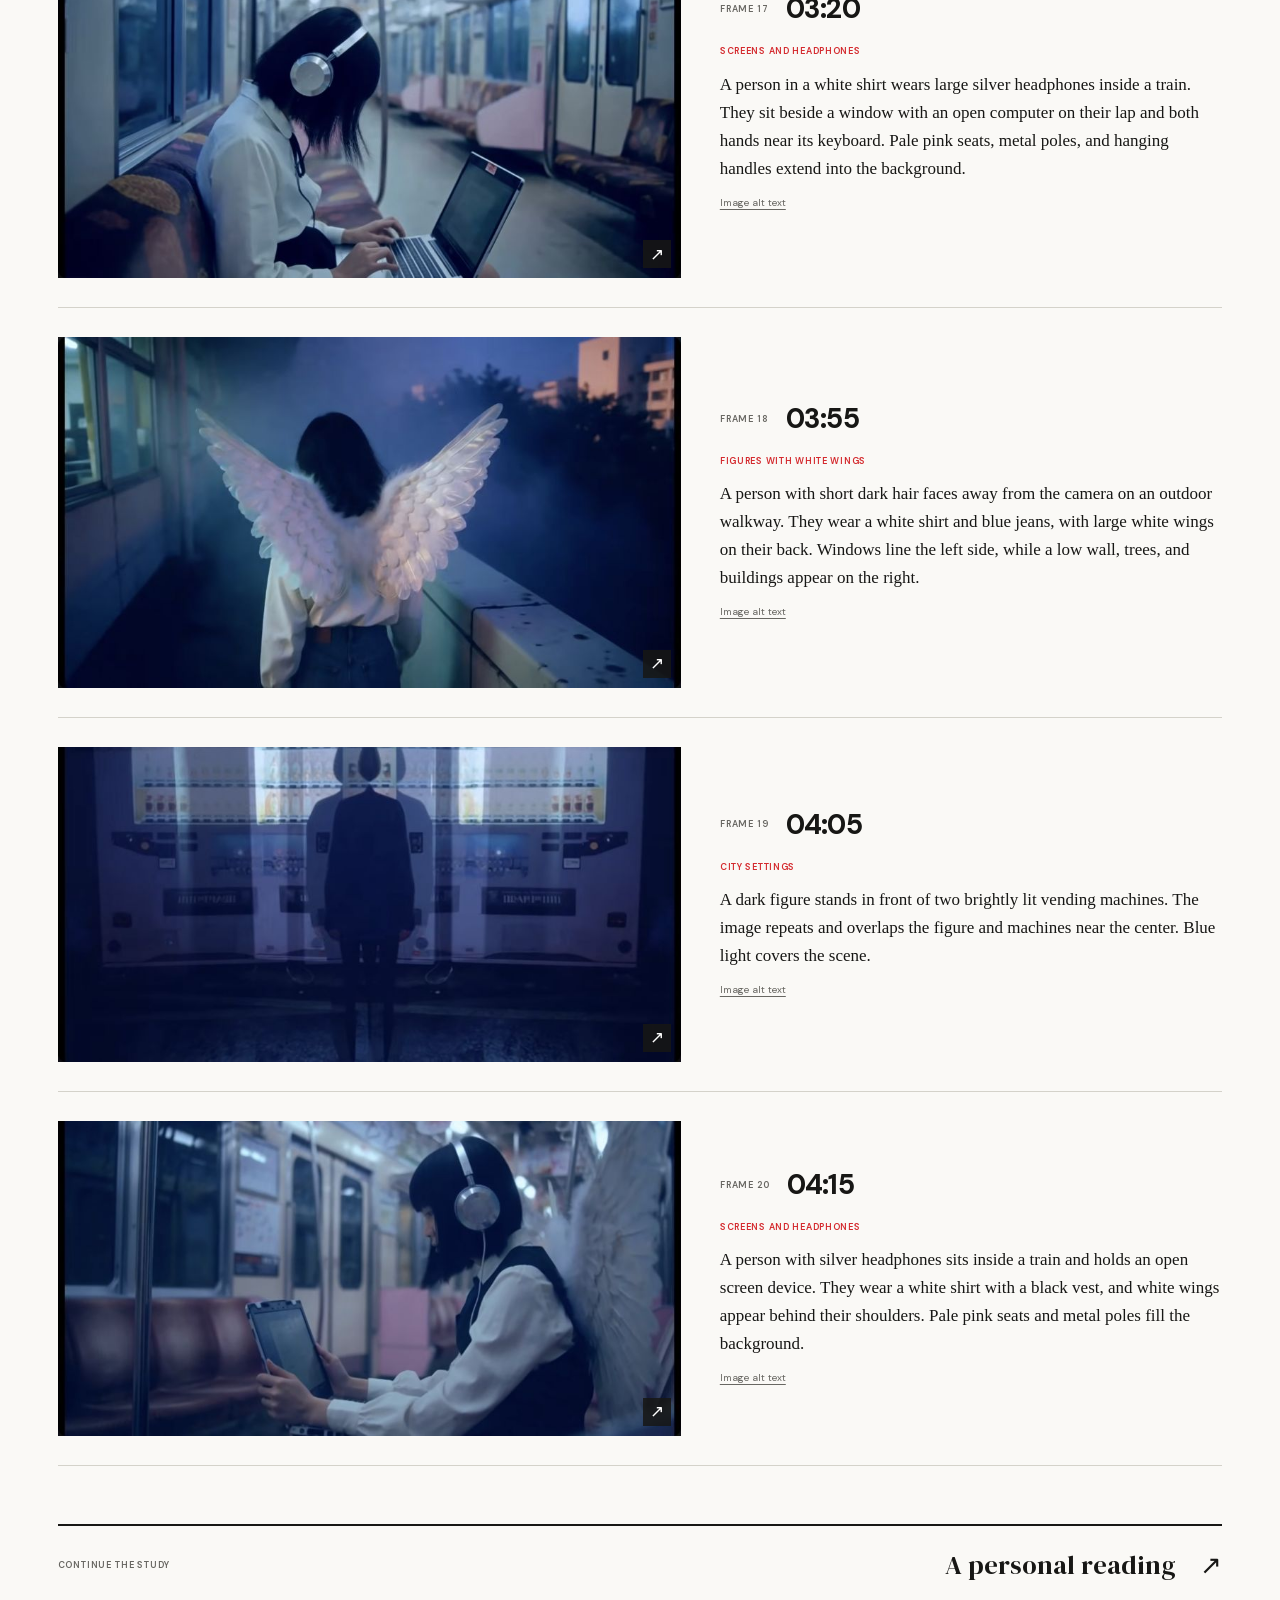
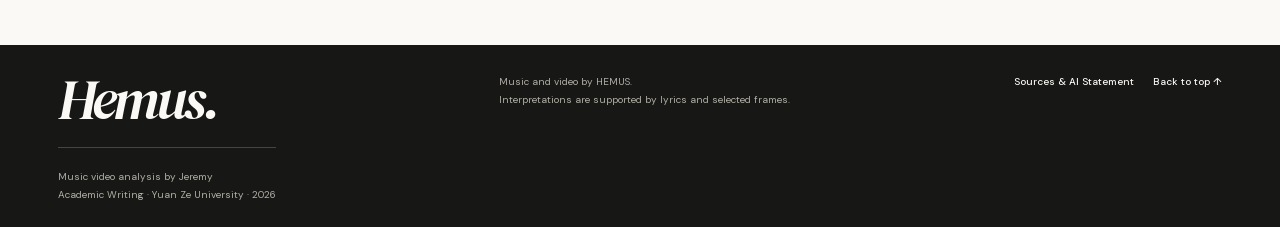
<file: screenshots.html>
<!doctype html>
<html lang="en"><head><meta charset="utf-8"><meta name="viewport" content="width=device-width, initial-scale=1"><meta name="color-scheme" content="light"><meta name="description" content="A visual study of HEMUS In My Hand Your Name In Black by Jeremy. Lyrics, twenty frames, interpretation, and reflection."><meta name="theme-color" content="#171715"><title>Screenshots — HEMUS Visual Study</title><link rel="icon" href="assets/favicon.svg" type="image/svg+xml"><link rel="stylesheet" href="assets/css/styles.css?v=2"><script src="assets/js/main.js?v=2" defer></script></head>
<body class="inner-page" data-page="screenshots" id="top"><a href="#main" class="skip-link">Skip to content</a>
<header class="publication-header"><div class="publication-utility container"><a href="index.html">Music Video Analysis</a><span>Academic Writing · 2026</span><a href="sources.html#ai-statement">Sources + AI ↗</a></div><div class="publication-brand-row container"><a class="publication-wordmark" href="index.html" aria-label="HEMUS visual study home">Hemus<span class="wordmark-period">.</span></a><p class="publication-subtitle">IMAGE · SOUND · MEANING</p><button class="menu-toggle" type="button" aria-controls="primary-nav" aria-expanded="false"><span>Menu</span><span aria-hidden="true">＋</span></button></div><div class="publication-nav-wrap"><nav id="primary-nav" class="site-nav" aria-label="Main navigation"><a href="index.html">Home</a><a href="content-details.html">Content Details</a><a href="song.html">The Song</a><a href="video.html">The Video</a><a href="screenshots.html" aria-current="page">Screenshots</a><a href="reflection.html">Final Comment</a><a href="sources.html">Sources &amp; AI</a></nav></div></header>
<main id="main"><section class="page-masthead container"><p class="eyebrow"><span>05</span> SCREENSHOTS</p><h1 class="page-title">The video, frame by frame</h1><p class="page-deck">Twenty selected moments, organized into four categories. Every image has a timestamp and a factual description.</p><p class="article-byline"><span>By <strong>Jeremy</strong></span> <span>Academic Writing</span> <span>2026</span></p></section><section class="section container" id="categories"><div class="table-scroll"><table class="category-table"><caption class="sr-only">Screenshot categories and assigned timestamps</caption><thead><tr><th scope="col">Category</th><th scope="col">Shared visible feature</th><th scope="col">Frames and timestamps</th></tr></thead><tbody><tr><th scope="row">Figures with white wings<span>6 frames</span></th><td>Large white wings are the main visible feature.</td><td><a href="#frame-02"><strong>02</strong> 00:20</a>, <a href="#frame-03"><strong>03</strong> 00:35</a>, <a href="#frame-07"><strong>07</strong> 01:25</a>, <a href="#frame-09"><strong>09</strong> 01:40</a>, <a href="#frame-14"><strong>14</strong> 02:45</a>, <a href="#frame-18"><strong>18</strong> 03:55</a></td></tr><tr><th scope="row">City settings<span>5 frames</span></th><td>The image emphasizes water, buildings, roofs, city space, or vending machines.</td><td><a href="#frame-01"><strong>01</strong> 00:05</a>, <a href="#frame-04"><strong>04</strong> 00:45</a>, <a href="#frame-06"><strong>06</strong> 01:15</a>, <a href="#frame-12"><strong>12</strong> 02:20</a>, <a href="#frame-19"><strong>19</strong> 04:05</a></td></tr><tr><th scope="row">Screens and headphones<span>5 frames</span></th><td>Television sets, a computer or screen device, or headphones are prominent.</td><td><a href="#frame-08"><strong>08</strong> 01:30</a>, <a href="#frame-10"><strong>10</strong> 01:50</a>, <a href="#frame-16"><strong>16</strong> 03:10</a>, <a href="#frame-17"><strong>17</strong> 03:20</a>, <a href="#frame-20"><strong>20</strong> 04:15</a></td></tr><tr><th scope="row">Dark clothing<span>4 frames</span></th><td>A person in dark clothing is prominent; several images also show white face makeup.</td><td><a href="#frame-05"><strong>05</strong> 01:00</a>, <a href="#frame-11"><strong>11</strong> 02:05</a>, <a href="#frame-13"><strong>13</strong> 02:35</a>, <a href="#frame-15"><strong>15</strong> 03:00</a></td></tr></tbody></table></div><p class="prose">Figures with white wings is the largest category, with 6 of the 20 screenshots. Wings appear from the early rooftop at 00:20 to the late walkway at 03:55, while screens and headphones recur in the middle and at the end. The groups show repeated visual features, rather than a simple sequence in which one category replaces another.</p><p class="caption">Categories use the main visual feature of each image. An image may contain other features, but it appears in only one group.</p></section><section class="section container" id="frames"><div class="section-head"><span class="section-number">THE FRAME INDEX</span><h2>A closer look.</h2></div><div class="filter-bar" id="gallery-filter" role="group" aria-label="Filter screenshots by category"><button type="button" class="filter-button" data-filter="all" aria-pressed="true">All frames <span>20</span></button><button type="button" class="filter-button" data-filter="wings" aria-pressed="false">Figures with white wings <span>6</span></button><button type="button" class="filter-button" data-filter="city" aria-pressed="false">City settings <span>5</span></button><button type="button" class="filter-button" data-filter="screens" aria-pressed="false">Screens and headphones <span>5</span></button><button type="button" class="filter-button" data-filter="dark" aria-pressed="false">Dark clothing <span>4</span></button></div><p class="gallery-count" id="gallery-count" aria-live="polite">Showing 20 of 20 frames</p><noscript><p>All 20 frames appear below. Filters and the enlarged viewer require JavaScript.</p></noscript><div class="screenshot-list" id="screenshot-list"><article class="screenshot-row" id="frame-01" data-category="city" data-video="https://www.youtube.com/watch?v=JlwNP_0U36A&t=5s"><button type="button" class="screenshot-image-button" data-index="0" aria-label="Enlarge frame 01 at 00:05"><img src="assets/images/01_00-05.png" alt="Person with a lowered head beside blue water reflecting a figure and trees." width="880" height="495" loading="lazy"><span class="image-enlarge" aria-hidden="true">↗</span></button><div class="screenshot-copy"><h3 class="shot-heading"><span class="shot-number">FRAME 01</span><a class="shot-time" href="https://www.youtube.com/watch?v=JlwNP_0U36A&t=5s" target="_blank" rel="noopener noreferrer">00:05</a></h3><span class="category-label">City settings</span><p class="screenshot-description">A person with short dark hair and a dark brown shirt lowers their head beside water. A figure and trees appear as reflections on the blue surface. The camera looks downward, with a stone edge crossing the right side.</p><details class="alt-disclosure"><summary>Image alt text</summary><p>Person with a lowered head beside blue water reflecting a figure and trees.</p></details></div></article><article class="screenshot-row" id="frame-02" data-category="wings" data-video="https://www.youtube.com/watch?v=JlwNP_0U36A&t=20s"><button type="button" class="screenshot-image-button" data-index="1" aria-label="Enlarge frame 02 at 00:20"><img src="assets/images/02_00-20.png" alt="Rear view of a person with large white wings on a rooftop at dusk." width="880" height="495" loading="lazy"><span class="image-enlarge" aria-hidden="true">↗</span></button><div class="screenshot-copy"><h3 class="shot-heading"><span class="shot-number">FRAME 02</span><a class="shot-time" href="https://www.youtube.com/watch?v=JlwNP_0U36A&t=20s" target="_blank" rel="noopener noreferrer">00:20</a></h3><span class="category-label">Figures with white wings</span><p class="screenshot-description">A person with short dark hair faces away from the camera on a rooftop. Two large white feathered wings cover much of their back. A low wall and distant buildings stand beneath a pale blue and orange sky.</p><details class="alt-disclosure"><summary>Image alt text</summary><p>Rear view of a person with large white wings on a rooftop at dusk.</p></details></div></article><article class="screenshot-row" id="frame-03" data-category="wings" data-video="https://www.youtube.com/watch?v=JlwNP_0U36A&t=35s"><button type="button" class="screenshot-image-button" data-index="2" aria-label="Enlarge frame 03 at 00:35"><img src="assets/images/03_00-35.png" alt="Person in a white shirt and jeans with white wings beside a concrete railing." width="880" height="495" loading="lazy"><span class="image-enlarge" aria-hidden="true">↗</span></button><div class="screenshot-copy"><h3 class="shot-heading"><span class="shot-number">FRAME 03</span><a class="shot-time" href="https://www.youtube.com/watch?v=JlwNP_0U36A&t=35s" target="_blank" rel="noopener noreferrer">00:35</a></h3><span class="category-label">Figures with white wings</span><p class="screenshot-description">A person in a white shirt and blue jeans faces away from the camera on an outdoor walkway. Large white wings rise from their back beside a concrete railing. Windows line the building on the right, while blue mist covers the background.</p><details class="alt-disclosure"><summary>Image alt text</summary><p>Person in a white shirt and jeans with white wings beside a concrete railing.</p></details></div></article><article class="screenshot-row" id="frame-04" data-category="city" data-video="https://www.youtube.com/watch?v=JlwNP_0U36A&t=45s"><button type="button" class="screenshot-image-button" data-index="3" aria-label="Enlarge frame 04 at 00:45"><img src="assets/images/04_00-45.png" alt="Blurred foreground figure below another figure standing on a high building ledge." width="880" height="495" loading="lazy"><span class="image-enlarge" aria-hidden="true">↗</span></button><div class="screenshot-copy"><h3 class="shot-heading"><span class="shot-number">FRAME 04</span><a class="shot-time" href="https://www.youtube.com/watch?v=JlwNP_0U36A&t=45s" target="_blank" rel="noopener noreferrer">00:45</a></h3><span class="category-label">City settings</span><p class="screenshot-description">A blurred person in a white shirt fills the lower part of the image. Another small figure in a white top and dark skirt stands on a high concrete ledge. The camera looks upward toward the building and a dark blue sky.</p><details class="alt-disclosure"><summary>Image alt text</summary><p>Blurred foreground figure below another figure standing on a high building ledge.</p></details></div></article><article class="screenshot-row" id="frame-05" data-category="dark" data-video="https://www.youtube.com/watch?v=JlwNP_0U36A&t=60s"><button type="button" class="screenshot-image-button" data-index="4" aria-label="Enlarge frame 05 at 01:00"><img src="assets/images/05_01-00.png" alt="Person in black clothing in front of pale fireworks above water." width="880" height="495" loading="lazy"><span class="image-enlarge" aria-hidden="true">↗</span></button><div class="screenshot-copy"><h3 class="shot-heading"><span class="shot-number">FRAME 05</span><a class="shot-time" href="https://www.youtube.com/watch?v=JlwNP_0U36A&t=60s" target="_blank" rel="noopener noreferrer">01:00</a></h3><span class="category-label">Dark clothing</span><p class="screenshot-description">A person with short dark hair and black clothing faces the camera with their eyes lowered. Pale white and pink fireworks fill the sky behind them. Their light is reflected across the water in the background.</p><details class="alt-disclosure"><summary>Image alt text</summary><p>Person in black clothing in front of pale fireworks above water.</p></details></div></article><article class="screenshot-row" id="frame-06" data-category="city" data-video="https://www.youtube.com/watch?v=JlwNP_0U36A&t=75s"><button type="button" class="screenshot-image-button" data-index="5" aria-label="Enlarge frame 06 at 01:15"><img src="assets/images/06_01-15.png" alt="Two figures at different distances on a rooftop above a blue city view." width="880" height="495" loading="lazy"><span class="image-enlarge" aria-hidden="true">↗</span></button><div class="screenshot-copy"><h3 class="shot-heading"><span class="shot-number">FRAME 06</span><a class="shot-time" href="https://www.youtube.com/watch?v=JlwNP_0U36A&t=75s" target="_blank" rel="noopener noreferrer">01:15</a></h3><span class="category-label">City settings</span><p class="screenshot-description">A blurred person in a white shirt and dark skirt stands in the foreground with their back to the camera. A second figure stands farther away near the rooftop wall. A wide city view stretches below them under blue light.</p><details class="alt-disclosure"><summary>Image alt text</summary><p>Two figures at different distances on a rooftop above a blue city view.</p></details></div></article><article class="screenshot-row" id="frame-07" data-category="wings" data-video="https://www.youtube.com/watch?v=JlwNP_0U36A&t=85s"><button type="button" class="screenshot-image-button" data-index="6" aria-label="Enlarge frame 07 at 01:25"><img src="assets/images/07_01-25.png" alt="Winged person in a light dress beside a rooftop wall and building windows." width="880" height="495" loading="lazy"><span class="image-enlarge" aria-hidden="true">↗</span></button><div class="screenshot-copy"><h3 class="shot-heading"><span class="shot-number">FRAME 07</span><a class="shot-time" href="https://www.youtube.com/watch?v=JlwNP_0U36A&t=85s" target="_blank" rel="noopener noreferrer">01:25</a></h3><span class="category-label">Figures with white wings</span><p class="screenshot-description">A person in a light-colored dress faces away from the camera beside a rooftop wall. Large white wings extend upward from their back. The building windows are on the left, and tall city buildings appear in the distance.</p><details class="alt-disclosure"><summary>Image alt text</summary><p>Winged person in a light dress beside a rooftop wall and building windows.</p></details></div></article><article class="screenshot-row" id="frame-08" data-category="screens" data-video="https://www.youtube.com/watch?v=JlwNP_0U36A&t=90s"><button type="button" class="screenshot-image-button" data-index="7" aria-label="Enlarge frame 08 at 01:30"><img src="assets/images/08_01-30.png" alt="Barefoot person in a white dress seated among old television sets and cables." width="880" height="495" loading="lazy"><span class="image-enlarge" aria-hidden="true">↗</span></button><div class="screenshot-copy"><h3 class="shot-heading"><span class="shot-number">FRAME 08</span><a class="shot-time" href="https://www.youtube.com/watch?v=JlwNP_0U36A&t=90s" target="_blank" rel="noopener noreferrer">01:30</a></h3><span class="category-label">Screens and headphones</span><p class="screenshot-description">A person in a white dress sits on the floor with their knees bent and bare feet extended. Several old television sets surround them, with pale bands of light across the screens. Cables connect the sets and cross the dark floor.</p><details class="alt-disclosure"><summary>Image alt text</summary><p>Barefoot person in a white dress seated among old television sets and cables.</p></details></div></article><article class="screenshot-row" id="frame-09" data-category="wings" data-video="https://www.youtube.com/watch?v=JlwNP_0U36A&t=100s"><button type="button" class="screenshot-image-button" data-index="8" aria-label="Enlarge frame 09 at 01:40"><img src="assets/images/09_01-40.png" alt="Backlit winged person standing by a rooftop railing above the city." width="880" height="495" loading="lazy"><span class="image-enlarge" aria-hidden="true">↗</span></button><div class="screenshot-copy"><h3 class="shot-heading"><span class="shot-number">FRAME 09</span><a class="shot-time" href="https://www.youtube.com/watch?v=JlwNP_0U36A&t=100s" target="_blank" rel="noopener noreferrer">01:40</a></h3><span class="category-label">Figures with white wings</span><p class="screenshot-description">A person with large white wings stands with their back to the camera on a rooftop. Bright sunlight shines from behind their head and lights the edges of the feathers. A metal railing and a distant blue city view fill the background.</p><details class="alt-disclosure"><summary>Image alt text</summary><p>Backlit winged person standing by a rooftop railing above the city.</p></details></div></article><article class="screenshot-row" id="frame-10" data-category="screens" data-video="https://www.youtube.com/watch?v=JlwNP_0U36A&t=110s"><button type="button" class="screenshot-image-button" data-index="9" aria-label="Enlarge frame 10 at 01:50"><img src="assets/images/10_01-50.png" alt="Person in black clothing with silver headphones and a computer inside a train." width="880" height="495" loading="lazy"><span class="image-enlarge" aria-hidden="true">↗</span></button><div class="screenshot-copy"><h3 class="shot-heading"><span class="shot-number">FRAME 10</span><a class="shot-time" href="https://www.youtube.com/watch?v=JlwNP_0U36A&t=110s" target="_blank" rel="noopener noreferrer">01:50</a></h3><span class="category-label">Screens and headphones</span><p class="screenshot-description">A person in a black coat and white collar wears large silver headphones inside a train. They sit beside a window and face an open computer at the lower right of the image. Pink seats, metal poles, and hanging handles continue down the empty carriage.</p><details class="alt-disclosure"><summary>Image alt text</summary><p>Person in black clothing with silver headphones and a computer inside a train.</p></details></div></article><article class="screenshot-row" id="frame-11" data-category="dark" data-video="https://www.youtube.com/watch?v=JlwNP_0U36A&t=125s"><button type="button" class="screenshot-image-button" data-index="10" aria-label="Enlarge frame 11 at 02:05"><img src="assets/images/11_02-05.png" alt="Person in a black jacket and white face makeup beside a dark window." width="880" height="495" loading="lazy"><span class="image-enlarge" aria-hidden="true">↗</span></button><div class="screenshot-copy"><h3 class="shot-heading"><span class="shot-number">FRAME 11</span><a class="shot-time" href="https://www.youtube.com/watch?v=JlwNP_0U36A&t=125s" target="_blank" rel="noopener noreferrer">02:05</a></h3><span class="category-label">Dark clothing</span><p class="screenshot-description">A person with short dark hair sits beside a window and lowers their eyes. They wear a black jacket and white face makeup, with black lines under the eyes and a red nose. A faint reflection and small colored lights appear in the dark window.</p><details class="alt-disclosure"><summary>Image alt text</summary><p>Person in a black jacket and white face makeup beside a dark window.</p></details></div></article><article class="screenshot-row" id="frame-12" data-category="city" data-video="https://www.youtube.com/watch?v=JlwNP_0U36A&t=140s"><button type="button" class="screenshot-image-button" data-index="11" aria-label="Enlarge frame 12 at 02:20"><img src="assets/images/12_02-20.png" alt="Wide rooftop view of a person in blue clothing with city buildings behind them." width="880" height="495" loading="lazy"><span class="image-enlarge" aria-hidden="true">↗</span></button><div class="screenshot-copy"><h3 class="shot-heading"><span class="shot-number">FRAME 12</span><a class="shot-time" href="https://www.youtube.com/watch?v=JlwNP_0U36A&t=140s" target="_blank" rel="noopener noreferrer">02:20</a></h3><span class="category-label">City settings</span><p class="screenshot-description">A person in blue clothing and white shoes crosses a rooftop. A white wing shape is visible behind their shoulder. The wide view includes roof equipment, a low wall, and tall buildings under a pale blue sky.</p><details class="alt-disclosure"><summary>Image alt text</summary><p>Wide rooftop view of a person in blue clothing with city buildings behind them.</p></details></div></article><article class="screenshot-row" id="frame-13" data-category="dark" data-video="https://www.youtube.com/watch?v=JlwNP_0U36A&t=155s"><button type="button" class="screenshot-image-button" data-index="12" aria-label="Enlarge frame 13 at 02:35"><img src="assets/images/13_02-35.png" alt="Close view of a person with white face makeup and a red nose beside a window." width="880" height="495" loading="lazy"><span class="image-enlarge" aria-hidden="true">↗</span></button><div class="screenshot-copy"><h3 class="shot-heading"><span class="shot-number">FRAME 13</span><a class="shot-time" href="https://www.youtube.com/watch?v=JlwNP_0U36A&t=155s" target="_blank" rel="noopener noreferrer">02:35</a></h3><span class="category-label">Dark clothing</span><p class="screenshot-description">A person in black clothing faces the camera beside a window. White makeup covers the face, with black shapes under the eyes and a red nose. Their reflection and small colored lights appear in the dark glass.</p><details class="alt-disclosure"><summary>Image alt text</summary><p>Close view of a person with white face makeup and a red nose beside a window.</p></details></div></article><article class="screenshot-row" id="frame-14" data-category="wings" data-video="https://www.youtube.com/watch?v=JlwNP_0U36A&t=165s"><button type="button" class="screenshot-image-button" data-index="13" aria-label="Enlarge frame 14 at 02:45"><img src="assets/images/14_02-45.png" alt="Rear view of a person with large white wings in a corridor with windows." width="880" height="495" loading="lazy"><span class="image-enlarge" aria-hidden="true">↗</span></button><div class="screenshot-copy"><h3 class="shot-heading"><span class="shot-number">FRAME 14</span><a class="shot-time" href="https://www.youtube.com/watch?v=JlwNP_0U36A&t=165s" target="_blank" rel="noopener noreferrer">02:45</a></h3><span class="category-label">Figures with white wings</span><p class="screenshot-description">The camera shows a person from behind in a long indoor corridor. Large white feathered wings extend from the back of their white shirt. Windows line the right side, and doorways line the left side.</p><details class="alt-disclosure"><summary>Image alt text</summary><p>Rear view of a person with large white wings in a corridor with windows.</p></details></div></article><article class="screenshot-row" id="frame-15" data-category="dark" data-video="https://www.youtube.com/watch?v=JlwNP_0U36A&t=180s"><button type="button" class="screenshot-image-button" data-index="14" aria-label="Enlarge frame 15 at 03:00"><img src="assets/images/15_03-00.png" alt="Person with white face makeup, black lips, and a black jacket on a night street." width="880" height="495" loading="lazy"><span class="image-enlarge" aria-hidden="true">↗</span></button><div class="screenshot-copy"><h3 class="shot-heading"><span class="shot-number">FRAME 15</span><a class="shot-time" href="https://www.youtube.com/watch?v=JlwNP_0U36A&t=180s" target="_blank" rel="noopener noreferrer">03:00</a></h3><span class="category-label">Dark clothing</span><p class="screenshot-description">A person with short dark hair faces the camera on a street at night. They wear a black jacket and a necklace, with white face makeup, black lips, and dark marks below the eyes. Streetlights and distant vehicles are blurred in the background.</p><details class="alt-disclosure"><summary>Image alt text</summary><p>Person with white face makeup, black lips, and a black jacket on a night street.</p></details></div></article><article class="screenshot-row" id="frame-16" data-category="screens" data-video="https://www.youtube.com/watch?v=JlwNP_0U36A&t=190s"><button type="button" class="screenshot-image-button" data-index="15" aria-label="Enlarge frame 16 at 03:10"><img src="assets/images/16_03-10.png" alt="Layered overhead view of a person in white seated among glowing television sets." width="880" height="495" loading="lazy"><span class="image-enlarge" aria-hidden="true">↗</span></button><div class="screenshot-copy"><h3 class="shot-heading"><span class="shot-number">FRAME 16</span><a class="shot-time" href="https://www.youtube.com/watch?v=JlwNP_0U36A&t=190s" target="_blank" rel="noopener noreferrer">03:10</a></h3><span class="category-label">Screens and headphones</span><p class="screenshot-description">Overlapping images show a person in a white dress seated on the floor. Several old television sets surround the person, and loose cables cross the floor. The view comes from above, and the screens give off pale light.</p><details class="alt-disclosure"><summary>Image alt text</summary><p>Layered overhead view of a person in white seated among glowing television sets.</p></details></div></article><article class="screenshot-row" id="frame-17" data-category="screens" data-video="https://www.youtube.com/watch?v=JlwNP_0U36A&t=200s"><button type="button" class="screenshot-image-button" data-index="16" aria-label="Enlarge frame 17 at 03:20"><img src="assets/images/17_03-20.png" alt="Person wearing silver headphones uses a computer on a train seat." width="880" height="495" loading="lazy"><span class="image-enlarge" aria-hidden="true">↗</span></button><div class="screenshot-copy"><h3 class="shot-heading"><span class="shot-number">FRAME 17</span><a class="shot-time" href="https://www.youtube.com/watch?v=JlwNP_0U36A&t=200s" target="_blank" rel="noopener noreferrer">03:20</a></h3><span class="category-label">Screens and headphones</span><p class="screenshot-description">A person in a white shirt wears large silver headphones inside a train. They sit beside a window with an open computer on their lap and both hands near its keyboard. Pale pink seats, metal poles, and hanging handles extend into the background.</p><details class="alt-disclosure"><summary>Image alt text</summary><p>Person wearing silver headphones uses a computer on a train seat.</p></details></div></article><article class="screenshot-row" id="frame-18" data-category="wings" data-video="https://www.youtube.com/watch?v=JlwNP_0U36A&t=235s"><button type="button" class="screenshot-image-button" data-index="17" aria-label="Enlarge frame 18 at 03:55"><img src="assets/images/18_03-55.png" alt="Rear view of a person with white wings on a blue-lit outdoor walkway." width="880" height="495" loading="lazy"><span class="image-enlarge" aria-hidden="true">↗</span></button><div class="screenshot-copy"><h3 class="shot-heading"><span class="shot-number">FRAME 18</span><a class="shot-time" href="https://www.youtube.com/watch?v=JlwNP_0U36A&t=235s" target="_blank" rel="noopener noreferrer">03:55</a></h3><span class="category-label">Figures with white wings</span><p class="screenshot-description">A person with short dark hair faces away from the camera on an outdoor walkway. They wear a white shirt and blue jeans, with large white wings on their back. Windows line the left side, while a low wall, trees, and buildings appear on the right.</p><details class="alt-disclosure"><summary>Image alt text</summary><p>Rear view of a person with white wings on a blue-lit outdoor walkway.</p></details></div></article><article class="screenshot-row" id="frame-19" data-category="city" data-video="https://www.youtube.com/watch?v=JlwNP_0U36A&t=245s"><button type="button" class="screenshot-image-button" data-index="18" aria-label="Enlarge frame 19 at 04:05"><img src="assets/images/19_04-05.png" alt="Layered dark figure in front of illuminated vending machines." width="880" height="445" loading="lazy"><span class="image-enlarge" aria-hidden="true">↗</span></button><div class="screenshot-copy"><h3 class="shot-heading"><span class="shot-number">FRAME 19</span><a class="shot-time" href="https://www.youtube.com/watch?v=JlwNP_0U36A&t=245s" target="_blank" rel="noopener noreferrer">04:05</a></h3><span class="category-label">City settings</span><p class="screenshot-description">A dark figure stands in front of two brightly lit vending machines. The image repeats and overlaps the figure and machines near the center. Blue light covers the scene.</p><details class="alt-disclosure"><summary>Image alt text</summary><p>Layered dark figure in front of illuminated vending machines.</p></details></div></article><article class="screenshot-row" id="frame-20" data-category="screens" data-video="https://www.youtube.com/watch?v=JlwNP_0U36A&t=255s"><button type="button" class="screenshot-image-button" data-index="19" aria-label="Enlarge frame 20 at 04:15"><img src="assets/images/20_04-15.png" alt="Winged person with silver headphones holds an open screen device inside a train." width="880" height="445" loading="lazy"><span class="image-enlarge" aria-hidden="true">↗</span></button><div class="screenshot-copy"><h3 class="shot-heading"><span class="shot-number">FRAME 20</span><a class="shot-time" href="https://www.youtube.com/watch?v=JlwNP_0U36A&t=255s" target="_blank" rel="noopener noreferrer">04:15</a></h3><span class="category-label">Screens and headphones</span><p class="screenshot-description">A person with silver headphones sits inside a train and holds an open screen device. They wear a white shirt with a black vest, and white wings appear behind their shoulders. Pale pink seats and metal poles fill the background.</p><details class="alt-disclosure"><summary>Image alt text</summary><p>Winged person with silver headphones holds an open screen device inside a train.</p></details></div></article></div><p class="empty-state" id="gallery-empty" hidden>No frames match this category.</p></section><dialog class="image-dialog" id="image-dialog" aria-labelledby="lightbox-title"><button class="icon-button dialog-close" id="lightbox-close" type="button" aria-label="Close image viewer">×</button><div class="lightbox-layout"><img class="lightbox-image" id="lightbox-image" src="assets/images/01_00-05.png" alt=""><div class="lightbox-copy"><span class="eyebrow" id="lightbox-category"></span><h2 id="lightbox-title">Frame viewer</h2><p id="lightbox-description"></p><a class="evidence-link" id="lightbox-video-link" href="https://www.youtube.com/watch?v=JlwNP_0U36A" target="_blank" rel="noopener noreferrer">Watch this moment ↗</a><div class="lightbox-controls"><button class="icon-button" id="lightbox-prev" type="button" aria-label="Previous frame">←</button><span class="lightbox-counter" id="lightbox-counter" aria-live="polite"></span><button class="icon-button" id="lightbox-next" type="button" aria-label="Next frame">→</button></div><p class="caption">Use the arrow keys to browse. Press Escape to close.</p></div></div></dialog><div class="page-next container"><span>CONTINUE THE STUDY</span><a href="reflection.html">A personal reading<span aria-hidden="true">↗</span></a></div></main>
<footer class="site-footer publication-footer"><div class="footer-inner container"><div><a class="footer-masthead" href="index.html">Hemus.</a><p>Music video analysis by Jeremy<br>Academic Writing · Yuan Ze University · 2026</p></div><p class="footer-credit">Music and video by HEMUS.<br>Interpretations are supported by lyrics and selected frames.</p><div class="footer-links"><a href="sources.html#ai-statement">Sources & AI Statement</a><a class="back-to-top" href="#top">Back to top ↑</a></div></div></footer></body></html>
</file>
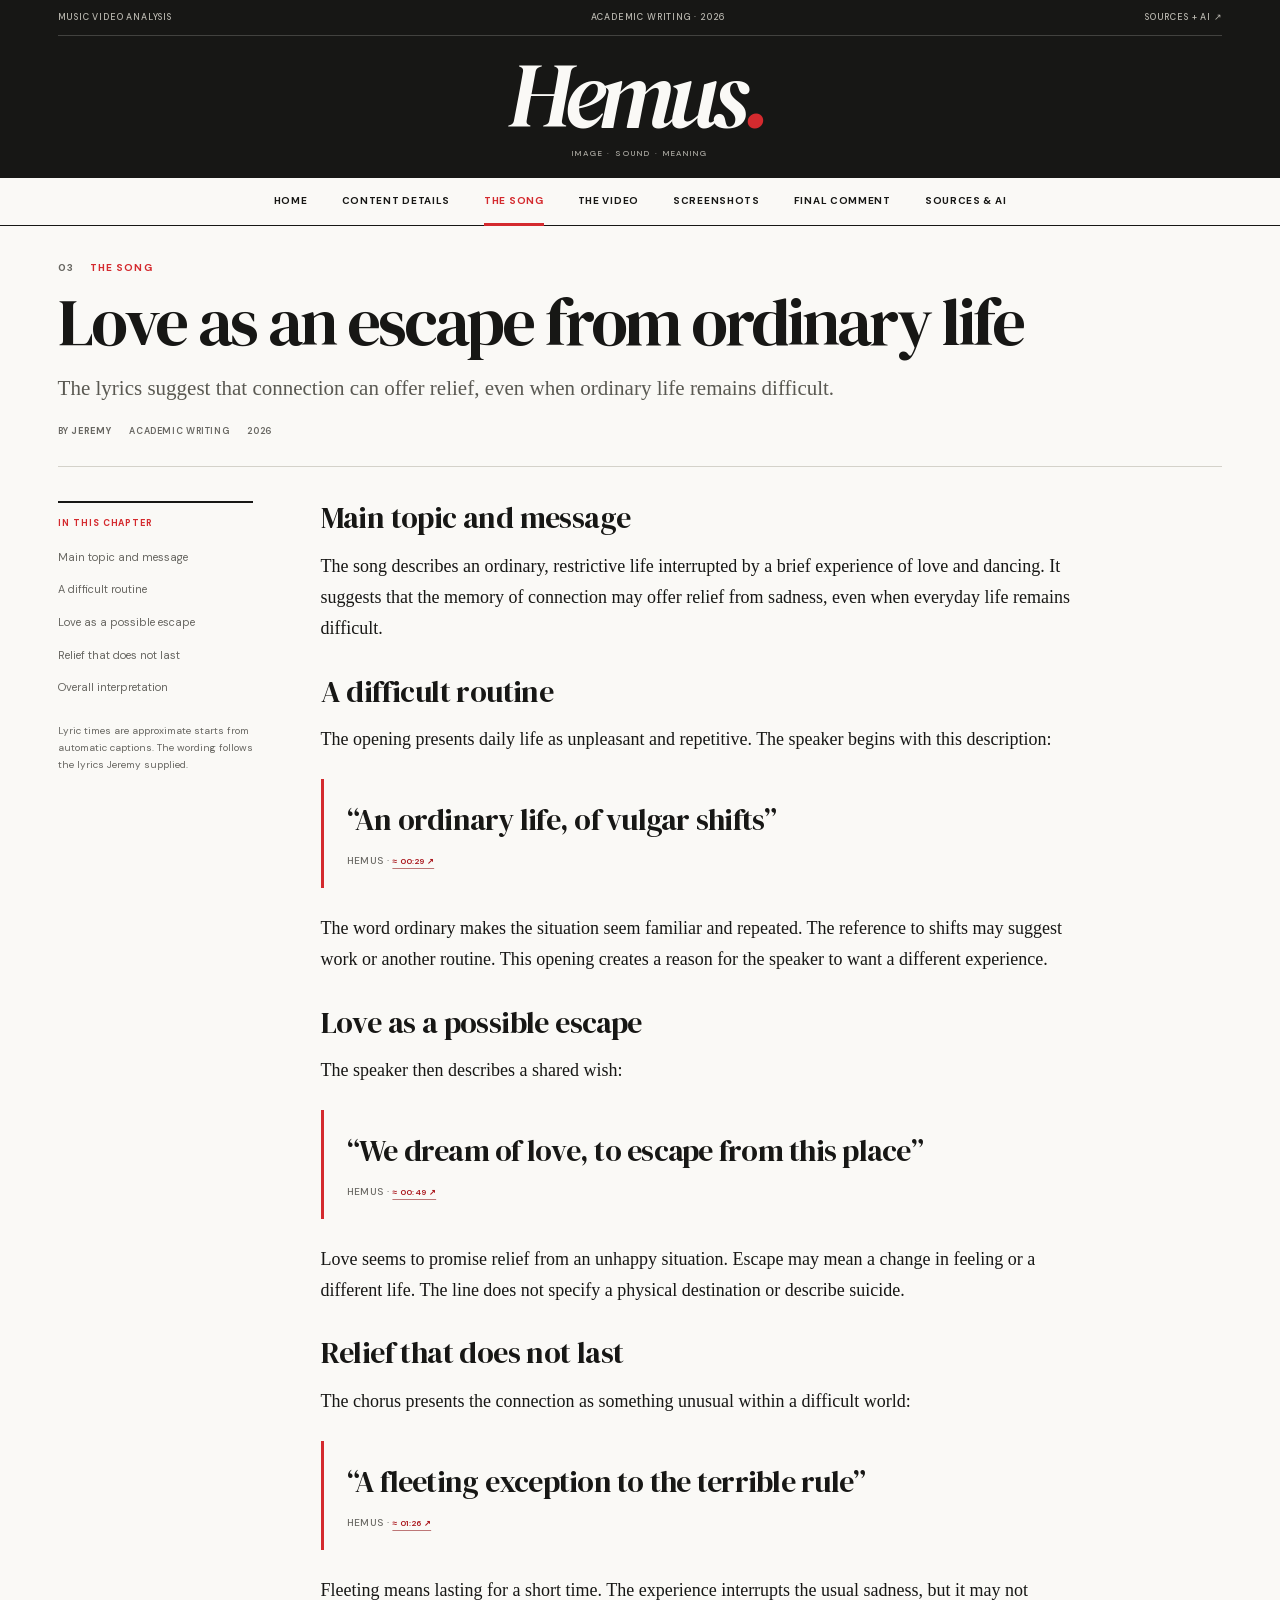
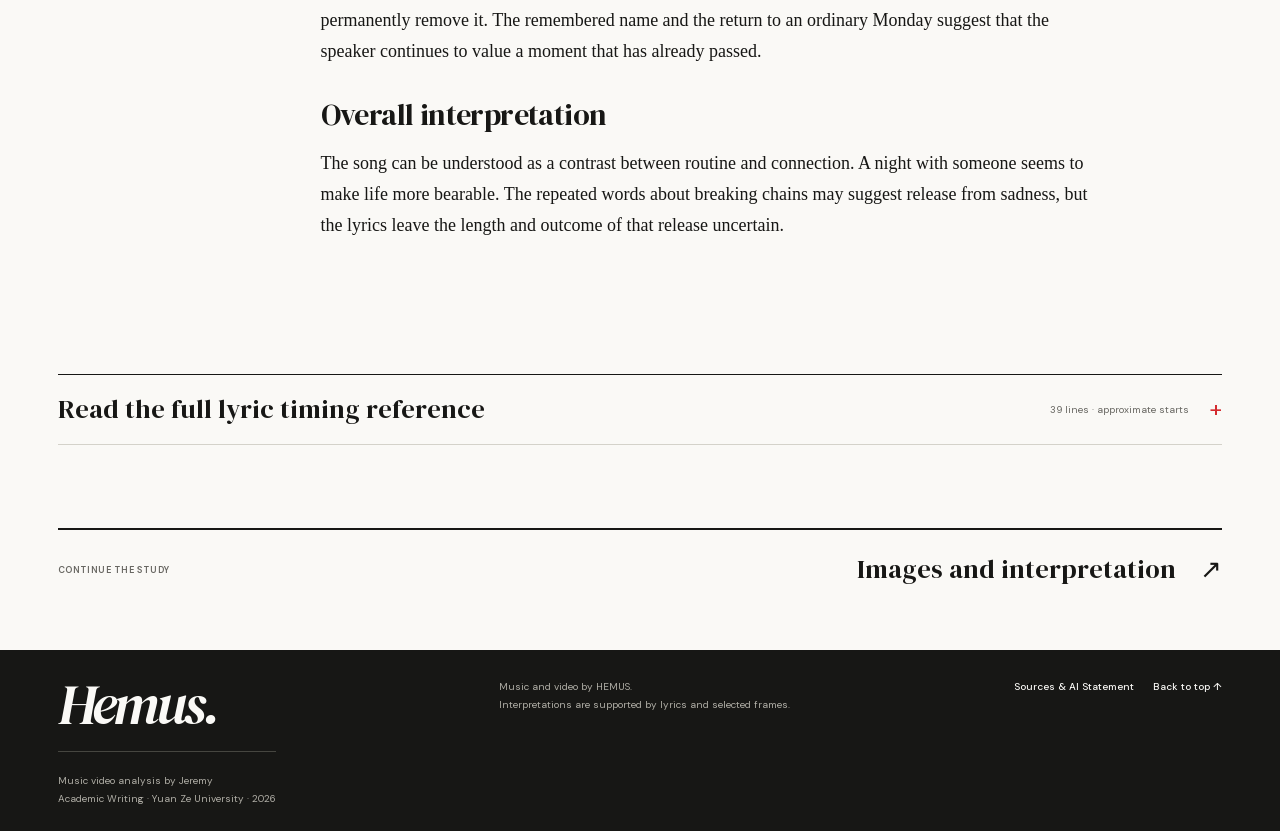
<file: song.html>
<!doctype html>
<html lang="en"><head><meta charset="utf-8"><meta name="viewport" content="width=device-width, initial-scale=1"><meta name="color-scheme" content="light"><meta name="description" content="A visual study of HEMUS In My Hand Your Name In Black by Jeremy. Lyrics, twenty frames, interpretation, and reflection."><meta name="theme-color" content="#171715"><title>The Song — HEMUS Visual Study</title><link rel="icon" href="assets/favicon.svg" type="image/svg+xml"><link rel="stylesheet" href="assets/css/styles.css?v=2"><script src="assets/js/main.js?v=2" defer></script></head>
<body class="inner-page" data-page="song" id="top"><a href="#main" class="skip-link">Skip to content</a>
<header class="publication-header"><div class="publication-utility container"><a href="index.html">Music Video Analysis</a><span>Academic Writing · 2026</span><a href="sources.html#ai-statement">Sources + AI ↗</a></div><div class="publication-brand-row container"><a class="publication-wordmark" href="index.html" aria-label="HEMUS visual study home">Hemus<span class="wordmark-period">.</span></a><p class="publication-subtitle">IMAGE · SOUND · MEANING</p><button class="menu-toggle" type="button" aria-controls="primary-nav" aria-expanded="false"><span>Menu</span><span aria-hidden="true">＋</span></button></div><div class="publication-nav-wrap"><nav id="primary-nav" class="site-nav" aria-label="Main navigation"><a href="index.html">Home</a><a href="content-details.html">Content Details</a><a href="song.html" aria-current="page">The Song</a><a href="video.html">The Video</a><a href="screenshots.html">Screenshots</a><a href="reflection.html">Final Comment</a><a href="sources.html">Sources &amp; AI</a></nav></div></header>
<main id="main"><section class="page-masthead container"><p class="eyebrow"><span>03</span> THE SONG</p><h1 class="page-title">Love as an escape from ordinary life</h1><p class="page-deck">The lyrics suggest that connection can offer relief, even when ordinary life remains difficult.</p><p class="article-byline"><span>By <strong>Jeremy</strong></span> <span>Academic Writing</span> <span>2026</span></p></section><div class="container reading-layout"><aside class="reading-aside"><span class="eyebrow">IN THIS CHAPTER</span><nav aria-label="Song sections"><a href="#main-topic-and-message">Main topic and message</a><a href="#a-difficult-routine">A difficult routine</a><a href="#love-as-a-possible-escape">Love as a possible escape</a><a href="#relief-that-does-not-last">Relief that does not last</a><a href="#overall-interpretation">Overall interpretation</a></nav><p class="caption">Lyric times are approximate starts from automatic captions. The wording follows the lyrics Jeremy supplied.</p></aside><article class="prose content-stack"><h2 id="main-topic-and-message">Main topic and message</h2>
<p>The song describes an ordinary, restrictive life interrupted by a brief experience of love and dancing. It suggests that the memory of connection may offer relief from sadness, even when everyday life remains difficult.</p>
<h2 id="a-difficult-routine">A difficult routine</h2>
<p>The opening presents daily life as unpleasant and repetitive. The speaker begins with this description:</p>
<figure class="quote-block"><blockquote><p>“An ordinary life, of vulgar shifts”</p></blockquote><figcaption>HEMUS · <a class="evidence-link" href="https://www.youtube.com/watch?v=JlwNP_0U36A&t=29s" target="_blank" rel="noopener noreferrer">≈ 00:29 ↗</a></figcaption></figure>
<p>The word ordinary makes the situation seem familiar and repeated. The reference to shifts may suggest work or another routine. This opening creates a reason for the speaker to want a different experience.</p>
<h2 id="love-as-a-possible-escape">Love as a possible escape</h2>
<p>The speaker then describes a shared wish:</p>
<figure class="quote-block"><blockquote><p>“We dream of love, to escape from this place”</p></blockquote><figcaption>HEMUS · <a class="evidence-link" href="https://www.youtube.com/watch?v=JlwNP_0U36A&t=49s" target="_blank" rel="noopener noreferrer">≈ 00:49 ↗</a></figcaption></figure>
<p>Love seems to promise relief from an unhappy situation. Escape may mean a change in feeling or a different life. The line does not specify a physical destination or describe suicide.</p>
<h2 id="relief-that-does-not-last">Relief that does not last</h2>
<p>The chorus presents the connection as something unusual within a difficult world:</p>
<figure class="quote-block"><blockquote><p>“A fleeting exception to the terrible rule”</p></blockquote><figcaption>HEMUS · <a class="evidence-link" href="https://www.youtube.com/watch?v=JlwNP_0U36A&t=86s" target="_blank" rel="noopener noreferrer">≈ 01:26 ↗</a></figcaption></figure>
<p>Fleeting means lasting for a short time. The experience interrupts the usual sadness, but it may not permanently remove it. The remembered name and the return to an ordinary Monday suggest that the speaker continues to value a moment that has already passed.</p>
<h2 id="overall-interpretation">Overall interpretation</h2>
<p>The song can be understood as a contrast between routine and connection. A night with someone seems to make life more bearable. The repeated words about breaking chains may suggest release from sadness, but the lyrics leave the length and outcome of that release uncertain.</p></article></div><section class="section container"><details class="details-panel"><summary>Read the full lyric timing reference <span>39 lines · approximate starts</span></summary><div class="lyric-list"><div class="lyric-row"><a class="evidence-link" href="https://www.youtube.com/watch?v=JlwNP_0U36A&t=29s" target="_blank" rel="noopener noreferrer"><strong>≈ 00:29</strong></a><span>An ordinary life, of vulgar shifts</span></div><div class="lyric-row"><a class="evidence-link" href="https://www.youtube.com/watch?v=JlwNP_0U36A&t=36s" target="_blank" rel="noopener noreferrer"><strong>≈ 00:36</strong></a><span>A static shot, a movie with no twists</span></div><div class="lyric-row"><a class="evidence-link" href="https://www.youtube.com/watch?v=JlwNP_0U36A&t=43s" target="_blank" rel="noopener noreferrer"><strong>≈ 00:43</strong></a><span>We toss and turn but the plot is the same</span></div><div class="lyric-row"><a class="evidence-link" href="https://www.youtube.com/watch?v=JlwNP_0U36A&t=49s" target="_blank" rel="noopener noreferrer"><strong>≈ 00:49</strong></a><span>We dream of love, to escape from this place</span></div><div class="lyric-row"><a class="evidence-link" href="https://www.youtube.com/watch?v=JlwNP_0U36A&t=56s" target="_blank" rel="noopener noreferrer"><strong>≈ 00:56</strong></a><span>and then a shock</span></div><div class="lyric-row"><a class="evidence-link" href="https://www.youtube.com/watch?v=JlwNP_0U36A&t=60s" target="_blank" rel="noopener noreferrer"><strong>≈ 01:00</strong></a><span>That hits us hard</span></div><div class="lyric-row"><a class="evidence-link" href="https://www.youtube.com/watch?v=JlwNP_0U36A&t=63s" target="_blank" rel="noopener noreferrer"><strong>≈ 01:03</strong></a><span>In the night</span></div><div class="lyric-row"><a class="evidence-link" href="https://www.youtube.com/watch?v=JlwNP_0U36A&t=67s" target="_blank" rel="noopener noreferrer"><strong>≈ 01:07</strong></a><span>While we dance</span></div><div class="lyric-row"><a class="evidence-link" href="https://www.youtube.com/watch?v=JlwNP_0U36A&t=72s" target="_blank" rel="noopener noreferrer"><strong>≈ 01:12</strong></a><span>And in my hand,</span></div><div class="lyric-row"><a class="evidence-link" href="https://www.youtube.com/watch?v=JlwNP_0U36A&t=74s" target="_blank" rel="noopener noreferrer"><strong>≈ 01:14</strong></a><span>Your name in black</span></div><div class="lyric-row"><a class="evidence-link" href="https://www.youtube.com/watch?v=JlwNP_0U36A&t=79s" target="_blank" rel="noopener noreferrer"><strong>≈ 01:19</strong></a><span>a memory of the moment we had</span></div><div class="lyric-row"><a class="evidence-link" href="https://www.youtube.com/watch?v=JlwNP_0U36A&t=86s" target="_blank" rel="noopener noreferrer"><strong>≈ 01:26</strong></a><span>A fleeting exception to the terrible rule</span></div><div class="lyric-row"><a class="evidence-link" href="https://www.youtube.com/watch?v=JlwNP_0U36A&t=92s" target="_blank" rel="noopener noreferrer"><strong>≈ 01:32</strong></a><span>of a world that is brute and blue</span></div><div class="lyric-row"><a class="evidence-link" href="https://www.youtube.com/watch?v=JlwNP_0U36A&t=101s" target="_blank" rel="noopener noreferrer"><strong>≈ 01:41</strong></a><span>Another Monday grey and crude</span></div><div class="lyric-row"><a class="evidence-link" href="https://www.youtube.com/watch?v=JlwNP_0U36A&t=108s" target="_blank" rel="noopener noreferrer"><strong>≈ 01:48</strong></a><span>a warm desire in a skin that&#x27;s nude</span></div><div class="lyric-row"><a class="evidence-link" href="https://www.youtube.com/watch?v=JlwNP_0U36A&t=115s" target="_blank" rel="noopener noreferrer"><strong>≈ 01:55</strong></a><span>A reminiscence of the lights of the night</span></div><div class="lyric-row"><a class="evidence-link" href="https://www.youtube.com/watch?v=JlwNP_0U36A&t=121s" target="_blank" rel="noopener noreferrer"><strong>≈ 02:01</strong></a><span>a constant tribulation, deliver us from the plight</span></div><div class="lyric-row"><a class="evidence-link" href="https://www.youtube.com/watch?v=JlwNP_0U36A&t=129s" target="_blank" rel="noopener noreferrer"><strong>≈ 02:09</strong></a><span>and then a shock</span></div><div class="lyric-row"><a class="evidence-link" href="https://www.youtube.com/watch?v=JlwNP_0U36A&t=132s" target="_blank" rel="noopener noreferrer"><strong>≈ 02:12</strong></a><span>That hits us hard</span></div><div class="lyric-row"><a class="evidence-link" href="https://www.youtube.com/watch?v=JlwNP_0U36A&t=136s" target="_blank" rel="noopener noreferrer"><strong>≈ 02:16</strong></a><span>In the night</span></div><div class="lyric-row"><a class="evidence-link" href="https://www.youtube.com/watch?v=JlwNP_0U36A&t=139s" target="_blank" rel="noopener noreferrer"><strong>≈ 02:19</strong></a><span>While we dance</span></div><div class="lyric-row"><a class="evidence-link" href="https://www.youtube.com/watch?v=JlwNP_0U36A&t=145s" target="_blank" rel="noopener noreferrer"><strong>≈ 02:25</strong></a><span>And in my hand,</span></div><div class="lyric-row"><a class="evidence-link" href="https://www.youtube.com/watch?v=JlwNP_0U36A&t=146s" target="_blank" rel="noopener noreferrer"><strong>≈ 02:26</strong></a><span>Your name in black</span></div><div class="lyric-row"><a class="evidence-link" href="https://www.youtube.com/watch?v=JlwNP_0U36A&t=152s" target="_blank" rel="noopener noreferrer"><strong>≈ 02:32</strong></a><span>a memory of the moment we had</span></div><div class="lyric-row"><a class="evidence-link" href="https://www.youtube.com/watch?v=JlwNP_0U36A&t=158s" target="_blank" rel="noopener noreferrer"><strong>≈ 02:38</strong></a><span>A fleeting exception to the terrible rule</span></div><div class="lyric-row"><a class="evidence-link" href="https://www.youtube.com/watch?v=JlwNP_0U36A&t=165s" target="_blank" rel="noopener noreferrer"><strong>≈ 02:45</strong></a><span>of a world that is brute and blue</span></div><div class="lyric-row"><a class="evidence-link" href="https://www.youtube.com/watch?v=JlwNP_0U36A&t=173s" target="_blank" rel="noopener noreferrer"><strong>≈ 02:53</strong></a><span>We broke the spell</span></div><div class="lyric-row"><a class="evidence-link" href="https://www.youtube.com/watch?v=JlwNP_0U36A&t=177s" target="_blank" rel="noopener noreferrer"><strong>≈ 02:57</strong></a><span>We broke from hell</span></div><div class="lyric-row"><a class="evidence-link" href="https://www.youtube.com/watch?v=JlwNP_0U36A&t=180s" target="_blank" rel="noopener noreferrer"><strong>≈ 03:00</strong></a><span>We broke the chains</span></div><div class="lyric-row"><a class="evidence-link" href="https://www.youtube.com/watch?v=JlwNP_0U36A&t=184s" target="_blank" rel="noopener noreferrer"><strong>≈ 03:04</strong></a><span>From the sadness we felt</span></div><div class="lyric-row"><a class="evidence-link" href="https://www.youtube.com/watch?v=JlwNP_0U36A&t=217s" target="_blank" rel="noopener noreferrer"><strong>≈ 03:37</strong></a><span>And in my hand,</span></div><div class="lyric-row"><a class="evidence-link" href="https://www.youtube.com/watch?v=JlwNP_0U36A&t=218s" target="_blank" rel="noopener noreferrer"><strong>≈ 03:38</strong></a><span>Your name in blaaack</span></div><div class="lyric-row"><a class="evidence-link" href="https://www.youtube.com/watch?v=JlwNP_0U36A&t=224s" target="_blank" rel="noopener noreferrer"><strong>≈ 03:44</strong></a><span>a memory of the moment we had</span></div><div class="lyric-row"><a class="evidence-link" href="https://www.youtube.com/watch?v=JlwNP_0U36A&t=230s" target="_blank" rel="noopener noreferrer"><strong>≈ 03:50</strong></a><span>A fleeting exception to the terrible rule</span></div><div class="lyric-row"><a class="evidence-link" href="https://www.youtube.com/watch?v=JlwNP_0U36A&t=237s" target="_blank" rel="noopener noreferrer"><strong>≈ 03:57</strong></a><span>of a world that is brute and blue</span></div><div class="lyric-row"><a class="evidence-link" href="https://www.youtube.com/watch?v=JlwNP_0U36A&t=245s" target="_blank" rel="noopener noreferrer"><strong>≈ 04:05</strong></a><span>We broke the spell</span></div><div class="lyric-row"><a class="evidence-link" href="https://www.youtube.com/watch?v=JlwNP_0U36A&t=249s" target="_blank" rel="noopener noreferrer"><strong>≈ 04:09</strong></a><span>We broke from hell</span></div><div class="lyric-row"><a class="evidence-link" href="https://www.youtube.com/watch?v=JlwNP_0U36A&t=253s" target="_blank" rel="noopener noreferrer"><strong>≈ 04:13</strong></a><span>We broke the chains</span></div><div class="lyric-row"><a class="evidence-link" href="https://www.youtube.com/watch?v=JlwNP_0U36A&t=257s" target="_blank" rel="noopener noreferrer"><strong>≈ 04:17</strong></a><span>From the sadness we felt</span></div></div></details></section><div class="page-next container"><span>CONTINUE THE STUDY</span><a href="video.html">Images and interpretation<span aria-hidden="true">↗</span></a></div></main>
<footer class="site-footer publication-footer"><div class="footer-inner container"><div><a class="footer-masthead" href="index.html">Hemus.</a><p>Music video analysis by Jeremy<br>Academic Writing · Yuan Ze University · 2026</p></div><p class="footer-credit">Music and video by HEMUS.<br>Interpretations are supported by lyrics and selected frames.</p><div class="footer-links"><a href="sources.html#ai-statement">Sources & AI Statement</a><a class="back-to-top" href="#top">Back to top ↑</a></div></div></footer></body></html>
</file>
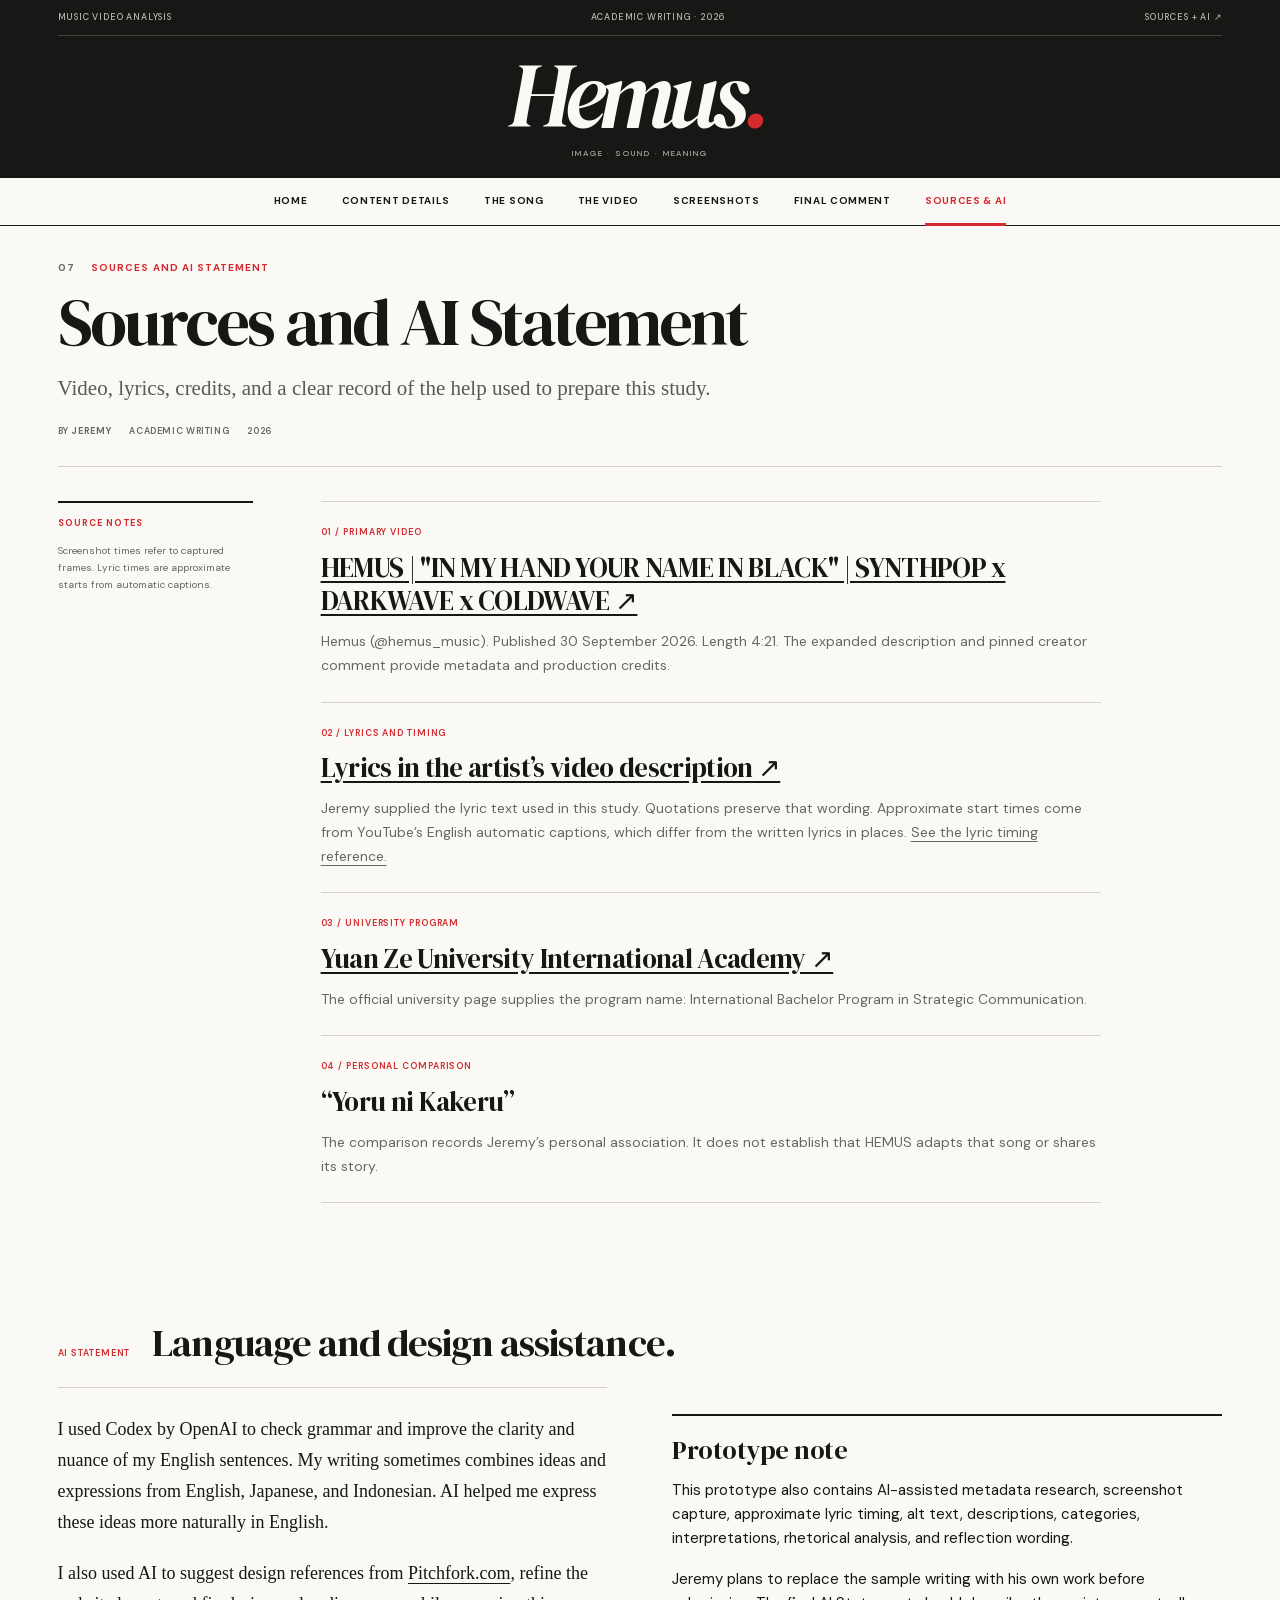
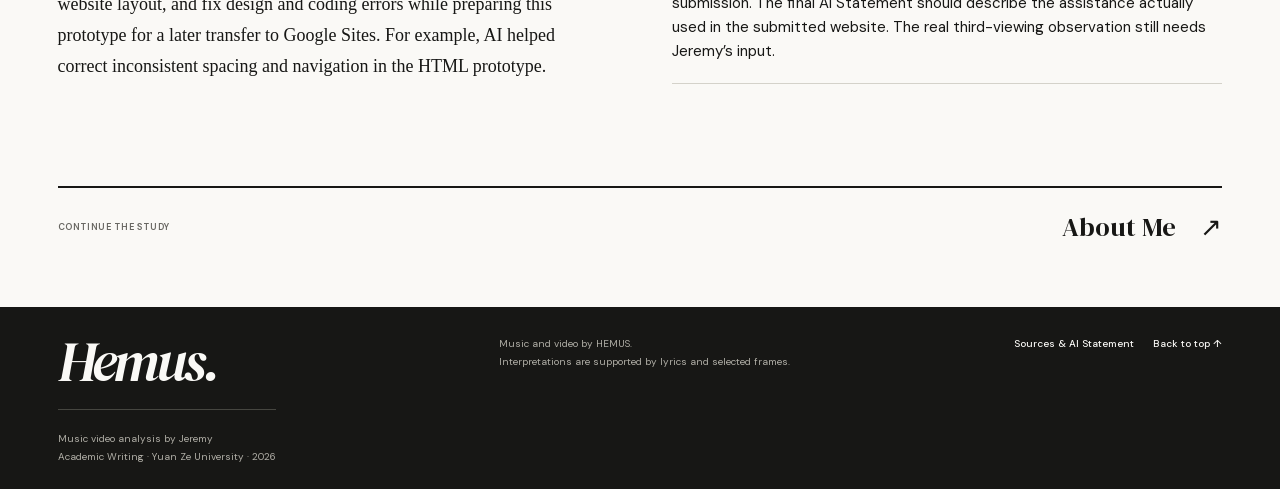
<file: sources.html>
<!doctype html>
<html lang="en"><head><meta charset="utf-8"><meta name="viewport" content="width=device-width, initial-scale=1"><meta name="color-scheme" content="light"><meta name="description" content="A visual study of HEMUS In My Hand Your Name In Black by Jeremy. Lyrics, twenty frames, interpretation, and reflection."><meta name="theme-color" content="#171715"><title>Sources and AI Statement — HEMUS Visual Study</title><link rel="icon" href="assets/favicon.svg" type="image/svg+xml"><link rel="stylesheet" href="assets/css/styles.css?v=2"><script src="assets/js/main.js?v=2" defer></script></head>
<body class="inner-page" data-page="sources" id="top"><a href="#main" class="skip-link">Skip to content</a>
<header class="publication-header"><div class="publication-utility container"><a href="index.html">Music Video Analysis</a><span>Academic Writing · 2026</span><a href="sources.html#ai-statement">Sources + AI ↗</a></div><div class="publication-brand-row container"><a class="publication-wordmark" href="index.html" aria-label="HEMUS visual study home">Hemus<span class="wordmark-period">.</span></a><p class="publication-subtitle">IMAGE · SOUND · MEANING</p><button class="menu-toggle" type="button" aria-controls="primary-nav" aria-expanded="false"><span>Menu</span><span aria-hidden="true">＋</span></button></div><div class="publication-nav-wrap"><nav id="primary-nav" class="site-nav" aria-label="Main navigation"><a href="index.html">Home</a><a href="content-details.html">Content Details</a><a href="song.html">The Song</a><a href="video.html">The Video</a><a href="screenshots.html">Screenshots</a><a href="reflection.html">Final Comment</a><a href="sources.html" aria-current="page">Sources &amp; AI</a></nav></div></header>
<main id="main"><section class="page-masthead container"><p class="eyebrow"><span>07</span> SOURCES AND AI STATEMENT</p><h1 class="page-title">Sources and AI Statement</h1><p class="page-deck">Video, lyrics, credits, and a clear record of the help used to prepare this study.</p><p class="article-byline"><span>By <strong>Jeremy</strong></span> <span>Academic Writing</span> <span>2026</span></p></section><section class="container reading-layout"><aside class="reading-aside"><span class="eyebrow">SOURCE NOTES</span><p>Screenshot times refer to captured frames. Lyric times are approximate starts from automatic captions.</p></aside><div class="content-stack"><ol class="sources-list"><li class="source-item"><span class="section-number">01 / PRIMARY VIDEO</span><h2><a href="https://www.youtube.com/watch?v=JlwNP_0U36A" target="_blank" rel="noopener noreferrer">HEMUS | &quot;IN MY HAND YOUR NAME IN BLACK&quot; | SYNTHPOP x DARKWAVE x COLDWAVE ↗</a></h2><p>Hemus (@hemus_music). Published 30 September 2026. Length 4:21. The expanded description and pinned creator comment provide metadata and production credits.</p></li><li class="source-item"><span class="section-number">02 / LYRICS AND TIMING</span><h2><a href="https://www.youtube.com/watch?v=JlwNP_0U36A" target="_blank" rel="noopener noreferrer">Lyrics in the artist’s video description ↗</a></h2><p>Jeremy supplied the lyric text used in this study. Quotations preserve that wording. Approximate start times come from YouTube’s English automatic captions, which differ from the written lyrics in places. <a href="song.html">See the lyric timing reference.</a></p></li><li class="source-item"><span class="section-number">03 / UNIVERSITY PROGRAM</span><h2><a href="https://ia.yzu.edu.tw/article/Strategic-Communication" target="_blank" rel="noopener noreferrer">Yuan Ze University International Academy ↗</a></h2><p>The official university page supplies the program name: International Bachelor Program in Strategic Communication.</p></li><li class="source-item"><span class="section-number">04 / PERSONAL COMPARISON</span><h2>“Yoru ni Kakeru”</h2><p>The comparison records Jeremy’s personal association. It does not establish that HEMUS adapts that song or shares its story.</p></li></ol></div></section><section class="section container" id="ai-statement"><div class="section-head"><span class="section-number">AI STATEMENT</span><h2>Language and design assistance.</h2></div><div class="two-column"><div class="prose ai-statement"><p>I used Codex by OpenAI to check grammar and improve the clarity and nuance of my English sentences. My writing sometimes combines ideas and expressions from English, Japanese, and Indonesian. AI helped me express these ideas more naturally in English.</p><p>I also used AI to suggest design references from <a href="https://pitchfork.com/" target="_blank" rel="noopener noreferrer">Pitchfork.com</a>, refine the website layout, and fix design and coding errors while preparing this prototype for a later transfer to Google Sites. For example, AI helped correct inconsistent spacing and navigation in the HTML prototype.</p></div><div class="callout"><h3>Prototype note</h3><p>This prototype also contains AI-assisted metadata research, screenshot capture, approximate lyric timing, alt text, descriptions, categories, interpretations, rhetorical analysis, and reflection wording.</p><p>Jeremy plans to replace the sample writing with his own work before submission. The final AI Statement should describe the assistance actually used in the submitted website. The real third-viewing observation still needs Jeremy’s input.</p></div></div></section><div class="page-next container"><span>CONTINUE THE STUDY</span><a href="index.html">About Me<span aria-hidden="true">↗</span></a></div></main>
<footer class="site-footer publication-footer"><div class="footer-inner container"><div><a class="footer-masthead" href="index.html">Hemus.</a><p>Music video analysis by Jeremy<br>Academic Writing · Yuan Ze University · 2026</p></div><p class="footer-credit">Music and video by HEMUS.<br>Interpretations are supported by lyrics and selected frames.</p><div class="footer-links"><a href="sources.html#ai-statement">Sources & AI Statement</a><a class="back-to-top" href="#top">Back to top ↑</a></div></div></footer></body></html>
</file>
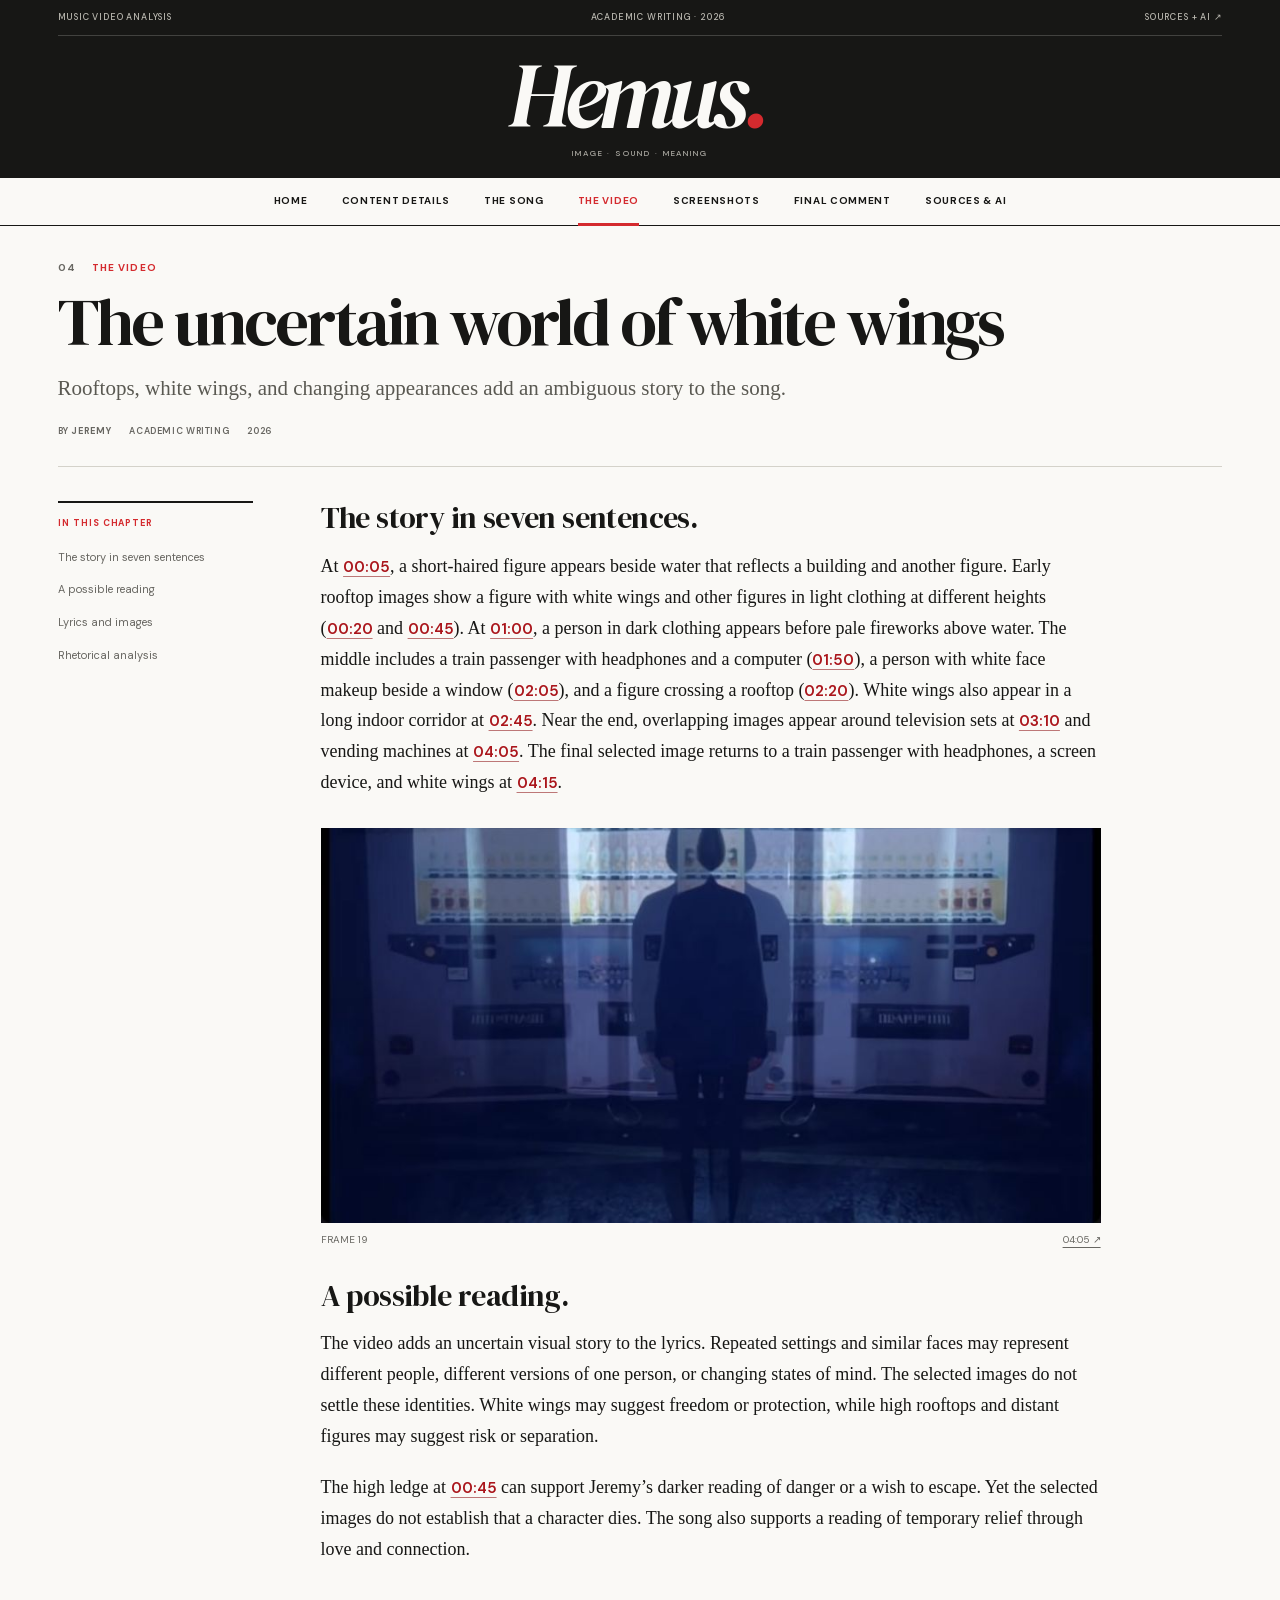
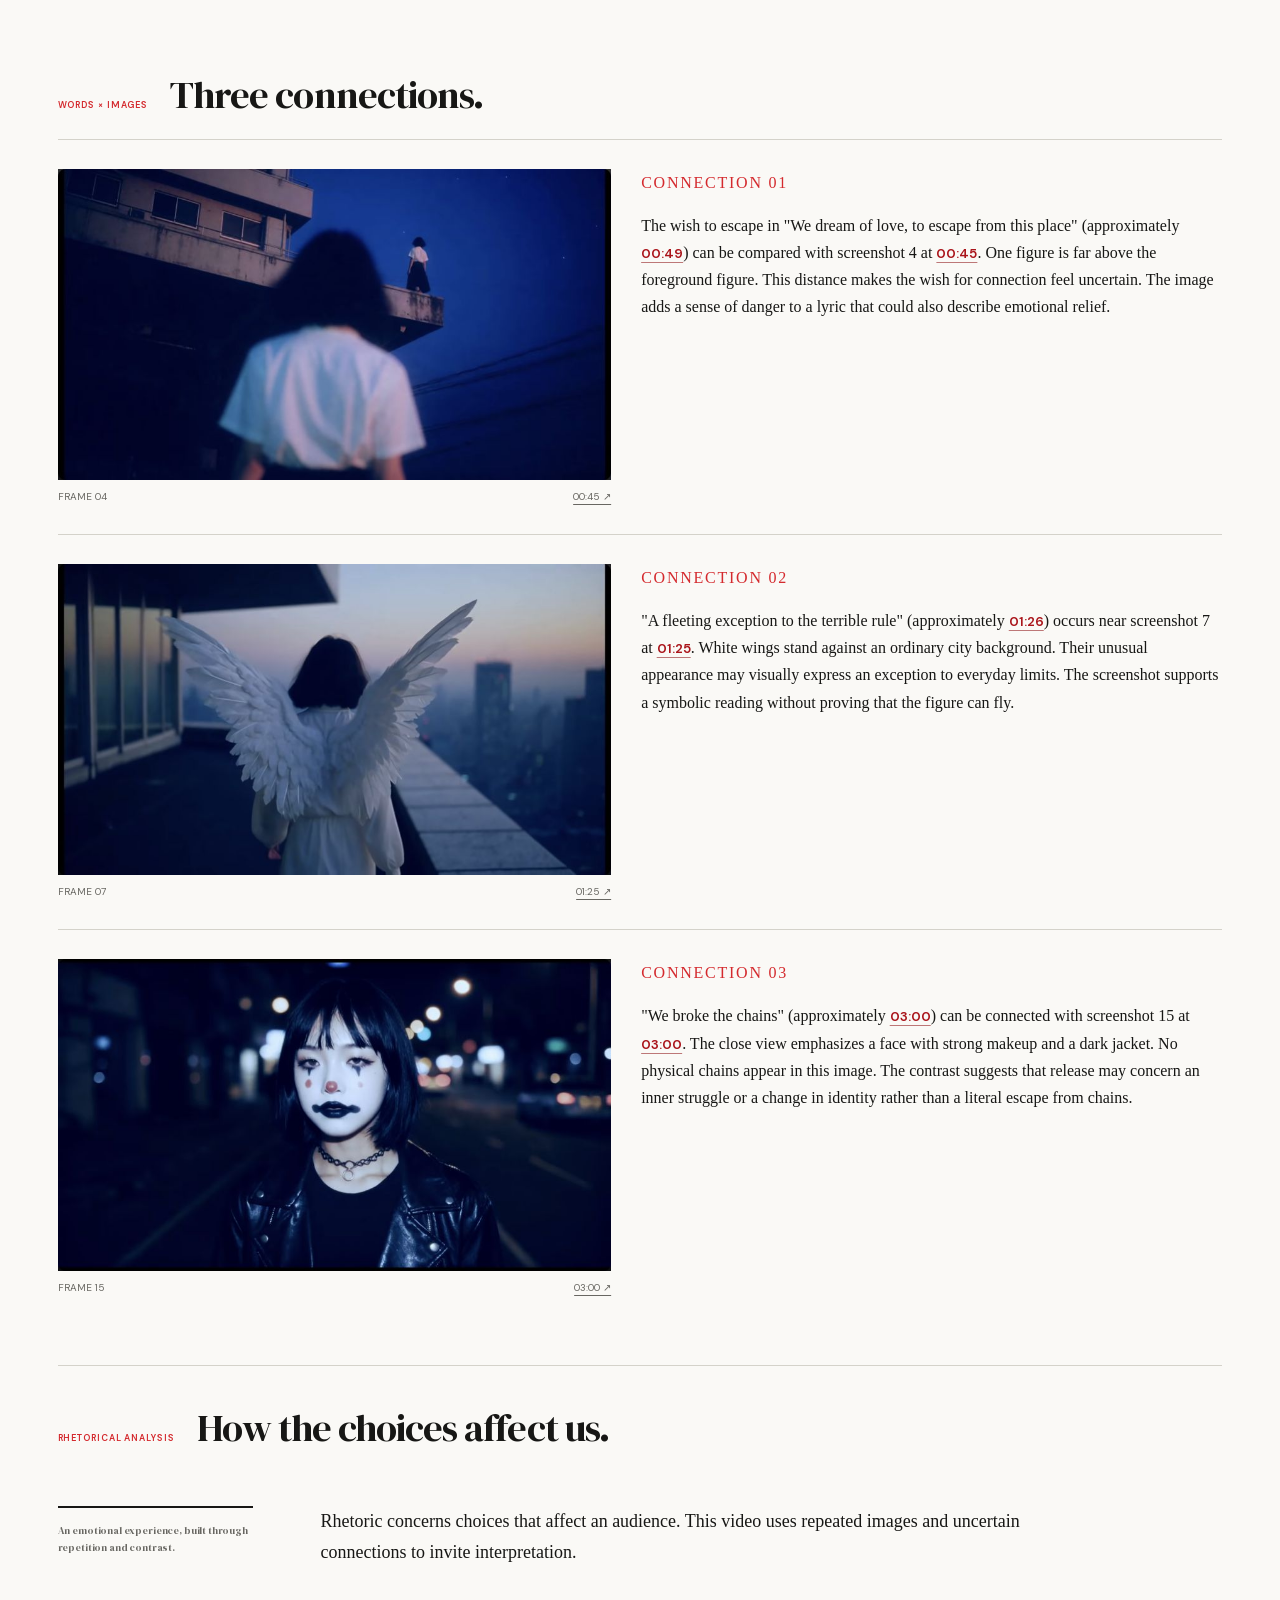
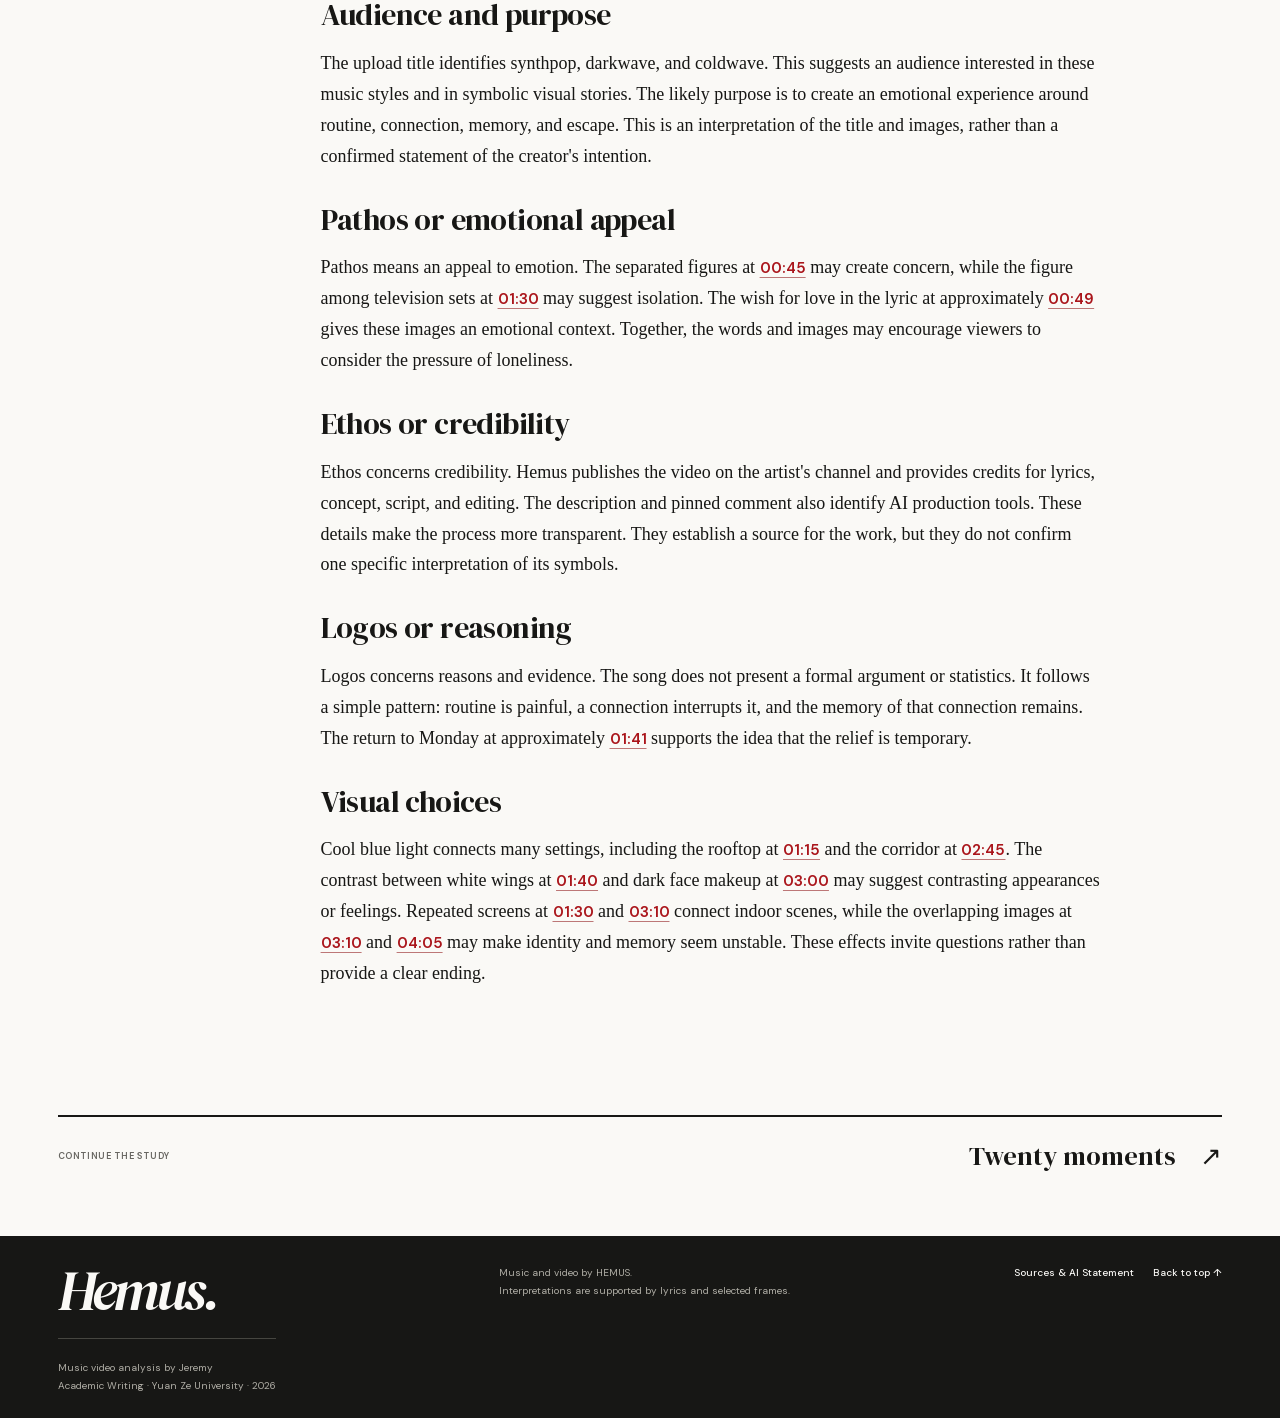
<file: video.html>
<!doctype html>
<html lang="en"><head><meta charset="utf-8"><meta name="viewport" content="width=device-width, initial-scale=1"><meta name="color-scheme" content="light"><meta name="description" content="A visual study of HEMUS In My Hand Your Name In Black by Jeremy. Lyrics, twenty frames, interpretation, and reflection."><meta name="theme-color" content="#171715"><title>The Video — HEMUS Visual Study</title><link rel="icon" href="assets/favicon.svg" type="image/svg+xml"><link rel="stylesheet" href="assets/css/styles.css?v=2"><script src="assets/js/main.js?v=2" defer></script></head>
<body class="inner-page" data-page="video" id="top"><a href="#main" class="skip-link">Skip to content</a>
<header class="publication-header"><div class="publication-utility container"><a href="index.html">Music Video Analysis</a><span>Academic Writing · 2026</span><a href="sources.html#ai-statement">Sources + AI ↗</a></div><div class="publication-brand-row container"><a class="publication-wordmark" href="index.html" aria-label="HEMUS visual study home">Hemus<span class="wordmark-period">.</span></a><p class="publication-subtitle">IMAGE · SOUND · MEANING</p><button class="menu-toggle" type="button" aria-controls="primary-nav" aria-expanded="false"><span>Menu</span><span aria-hidden="true">＋</span></button></div><div class="publication-nav-wrap"><nav id="primary-nav" class="site-nav" aria-label="Main navigation"><a href="index.html">Home</a><a href="content-details.html">Content Details</a><a href="song.html">The Song</a><a href="video.html" aria-current="page">The Video</a><a href="screenshots.html">Screenshots</a><a href="reflection.html">Final Comment</a><a href="sources.html">Sources &amp; AI</a></nav></div></header>
<main id="main"><section class="page-masthead container"><p class="eyebrow"><span>04</span> THE VIDEO</p><h1 class="page-title">The uncertain world of white wings</h1><p class="page-deck">Rooftops, white wings, and changing appearances add an ambiguous story to the song.</p><p class="article-byline"><span>By <strong>Jeremy</strong></span> <span>Academic Writing</span> <span>2026</span></p></section><div class="container reading-layout"><aside class="reading-aside"><span class="eyebrow">IN THIS CHAPTER</span><nav aria-label="Video sections"><a href="#summary">The story in seven sentences</a><a href="#meaning">A possible reading</a><a href="#connections">Lyrics and images</a><a href="#rhetoric">Rhetorical analysis</a></nav></aside><article class="prose content-stack"><h2 id="summary">The story in seven sentences.</h2><p>At <a class="evidence-link" href="https://www.youtube.com/watch?v=JlwNP_0U36A&t=5s" target="_blank" rel="noopener noreferrer">00:05<span class="sr-only"> in the video, opens in a new tab</span></a>, a short-haired figure appears beside water that reflects a building and another figure. Early rooftop images show a figure with white wings and other figures in light clothing at different heights (<a class="evidence-link" href="https://www.youtube.com/watch?v=JlwNP_0U36A&t=20s" target="_blank" rel="noopener noreferrer">00:20<span class="sr-only"> in the video, opens in a new tab</span></a> and <a class="evidence-link" href="https://www.youtube.com/watch?v=JlwNP_0U36A&t=45s" target="_blank" rel="noopener noreferrer">00:45<span class="sr-only"> in the video, opens in a new tab</span></a>). At <a class="evidence-link" href="https://www.youtube.com/watch?v=JlwNP_0U36A&t=60s" target="_blank" rel="noopener noreferrer">01:00<span class="sr-only"> in the video, opens in a new tab</span></a>, a person in dark clothing appears before pale fireworks above water. The middle includes a train passenger with headphones and a computer (<a class="evidence-link" href="https://www.youtube.com/watch?v=JlwNP_0U36A&t=110s" target="_blank" rel="noopener noreferrer">01:50<span class="sr-only"> in the video, opens in a new tab</span></a>), a person with white face makeup beside a window (<a class="evidence-link" href="https://www.youtube.com/watch?v=JlwNP_0U36A&t=125s" target="_blank" rel="noopener noreferrer">02:05<span class="sr-only"> in the video, opens in a new tab</span></a>), and a figure crossing a rooftop (<a class="evidence-link" href="https://www.youtube.com/watch?v=JlwNP_0U36A&t=140s" target="_blank" rel="noopener noreferrer">02:20<span class="sr-only"> in the video, opens in a new tab</span></a>). White wings also appear in a long indoor corridor at <a class="evidence-link" href="https://www.youtube.com/watch?v=JlwNP_0U36A&t=165s" target="_blank" rel="noopener noreferrer">02:45<span class="sr-only"> in the video, opens in a new tab</span></a>. Near the end, overlapping images appear around television sets at <a class="evidence-link" href="https://www.youtube.com/watch?v=JlwNP_0U36A&t=190s" target="_blank" rel="noopener noreferrer">03:10<span class="sr-only"> in the video, opens in a new tab</span></a> and vending machines at <a class="evidence-link" href="https://www.youtube.com/watch?v=JlwNP_0U36A&t=245s" target="_blank" rel="noopener noreferrer">04:05<span class="sr-only"> in the video, opens in a new tab</span></a>. The final selected image returns to a train passenger with headphones, a screen device, and white wings at <a class="evidence-link" href="https://www.youtube.com/watch?v=JlwNP_0U36A&t=255s" target="_blank" rel="noopener noreferrer">04:15<span class="sr-only"> in the video, opens in a new tab</span></a>.</p><figure class="editorial-image wide-image"><img src="assets/images/19_04-05.png" alt="Layered dark figure in front of illuminated vending machines." width="880" height="445" loading="lazy"><figcaption><span>FRAME 19</span><a href="https://www.youtube.com/watch?v=JlwNP_0U36A&t=245s" target="_blank" rel="noopener noreferrer">04:05 ↗</a></figcaption></figure><h2 id="meaning">A possible reading.</h2><p>The video adds an uncertain visual story to the lyrics. Repeated settings and similar faces may represent different people, different versions of one person, or changing states of mind. The selected images do not settle these identities. White wings may suggest freedom or protection, while high rooftops and distant figures may suggest risk or separation.</p><p>The high ledge at <a class="evidence-link" href="https://www.youtube.com/watch?v=JlwNP_0U36A&t=45s" target="_blank" rel="noopener noreferrer">00:45</a> can support Jeremy’s darker reading of danger or a wish to escape. Yet the selected images do not establish that a character dies. The song also supports a reading of temporary relief through love and connection.</p></article></div><section class="section container" id="connections"><div class="section-head"><span class="section-number">WORDS × IMAGES</span><h2>Three connections.</h2></div><div class="comparison"><figure class="editorial-image"><img src="assets/images/04_00-45.png" alt="Blurred foreground figure below another figure standing on a high building ledge." width="880" height="495" loading="lazy"><figcaption><span>FRAME 04</span><a href="https://www.youtube.com/watch?v=JlwNP_0U36A&t=45s" target="_blank" rel="noopener noreferrer">00:45 ↗</a></figcaption></figure><div class="comparison-copy"><p class="eyebrow">CONNECTION 01</p><p>The wish to escape in &quot;We dream of love, to escape from this place&quot; (approximately <a class="evidence-link" href="https://www.youtube.com/watch?v=JlwNP_0U36A&t=49s" target="_blank" rel="noopener noreferrer">00:49<span class="sr-only"> in the video, opens in a new tab</span></a>) can be compared with screenshot 4 at <a class="evidence-link" href="https://www.youtube.com/watch?v=JlwNP_0U36A&t=45s" target="_blank" rel="noopener noreferrer">00:45<span class="sr-only"> in the video, opens in a new tab</span></a>. One figure is far above the foreground figure. This distance makes the wish for connection feel uncertain. The image adds a sense of danger to a lyric that could also describe emotional relief.</p></div></div><div class="comparison"><figure class="editorial-image"><img src="assets/images/07_01-25.png" alt="Winged person in a light dress beside a rooftop wall and building windows." width="880" height="495" loading="lazy"><figcaption><span>FRAME 07</span><a href="https://www.youtube.com/watch?v=JlwNP_0U36A&t=85s" target="_blank" rel="noopener noreferrer">01:25 ↗</a></figcaption></figure><div class="comparison-copy"><p class="eyebrow">CONNECTION 02</p><p>&quot;A fleeting exception to the terrible rule&quot; (approximately <a class="evidence-link" href="https://www.youtube.com/watch?v=JlwNP_0U36A&t=86s" target="_blank" rel="noopener noreferrer">01:26<span class="sr-only"> in the video, opens in a new tab</span></a>) occurs near screenshot 7 at <a class="evidence-link" href="https://www.youtube.com/watch?v=JlwNP_0U36A&t=85s" target="_blank" rel="noopener noreferrer">01:25<span class="sr-only"> in the video, opens in a new tab</span></a>. White wings stand against an ordinary city background. Their unusual appearance may visually express an exception to everyday limits. The screenshot supports a symbolic reading without proving that the figure can fly.</p></div></div><div class="comparison"><figure class="editorial-image"><img src="assets/images/15_03-00.png" alt="Person with white face makeup, black lips, and a black jacket on a night street." width="880" height="495" loading="lazy"><figcaption><span>FRAME 15</span><a href="https://www.youtube.com/watch?v=JlwNP_0U36A&t=180s" target="_blank" rel="noopener noreferrer">03:00 ↗</a></figcaption></figure><div class="comparison-copy"><p class="eyebrow">CONNECTION 03</p><p>&quot;We broke the chains&quot; (approximately <a class="evidence-link" href="https://www.youtube.com/watch?v=JlwNP_0U36A&t=180s" target="_blank" rel="noopener noreferrer">03:00<span class="sr-only"> in the video, opens in a new tab</span></a>) can be connected with screenshot 15 at <a class="evidence-link" href="https://www.youtube.com/watch?v=JlwNP_0U36A&t=180s" target="_blank" rel="noopener noreferrer">03:00<span class="sr-only"> in the video, opens in a new tab</span></a>. The close view emphasizes a face with strong makeup and a dark jacket. No physical chains appear in this image. The contrast suggests that release may concern an inner struggle or a change in identity rather than a literal escape from chains.</p></div></div></section><section class="section container" id="rhetoric"><div class="section-head"><span class="section-number">RHETORICAL ANALYSIS</span><h2>How the choices affect us.</h2></div><div class="reading-layout"><aside class="reading-aside"><p class="lede">An emotional experience, built through repetition and contrast.</p></aside><article class="prose content-stack"><p>Rhetoric concerns choices that affect an audience. This video uses repeated images and uncertain connections to invite interpretation.</p>
<h2 id="audience-and-purpose">Audience and purpose</h2>
<p>The upload title identifies synthpop, darkwave, and coldwave. This suggests an audience interested in these music styles and in symbolic visual stories. The likely purpose is to create an emotional experience around routine, connection, memory, and escape. This is an interpretation of the title and images, rather than a confirmed statement of the creator&#x27;s intention.</p>
<h2 id="pathos-or-emotional-appeal">Pathos or emotional appeal</h2>
<p>Pathos means an appeal to emotion. The separated figures at <a class="evidence-link" href="https://www.youtube.com/watch?v=JlwNP_0U36A&t=45s" target="_blank" rel="noopener noreferrer">00:45<span class="sr-only"> in the video, opens in a new tab</span></a> may create concern, while the figure among television sets at <a class="evidence-link" href="https://www.youtube.com/watch?v=JlwNP_0U36A&t=90s" target="_blank" rel="noopener noreferrer">01:30<span class="sr-only"> in the video, opens in a new tab</span></a> may suggest isolation. The wish for love in the lyric at approximately <a class="evidence-link" href="https://www.youtube.com/watch?v=JlwNP_0U36A&t=49s" target="_blank" rel="noopener noreferrer">00:49<span class="sr-only"> in the video, opens in a new tab</span></a> gives these images an emotional context. Together, the words and images may encourage viewers to consider the pressure of loneliness.</p>
<h2 id="ethos-or-credibility">Ethos or credibility</h2>
<p>Ethos concerns credibility. Hemus publishes the video on the artist&#x27;s channel and provides credits for lyrics, concept, script, and editing. The description and pinned comment also identify AI production tools. These details make the process more transparent. They establish a source for the work, but they do not confirm one specific interpretation of its symbols.</p>
<h2 id="logos-or-reasoning">Logos or reasoning</h2>
<p>Logos concerns reasons and evidence. The song does not present a formal argument or statistics. It follows a simple pattern: routine is painful, a connection interrupts it, and the memory of that connection remains. The return to Monday at approximately <a class="evidence-link" href="https://www.youtube.com/watch?v=JlwNP_0U36A&t=101s" target="_blank" rel="noopener noreferrer">01:41<span class="sr-only"> in the video, opens in a new tab</span></a> supports the idea that the relief is temporary.</p>
<h2 id="visual-choices">Visual choices</h2>
<p>Cool blue light connects many settings, including the rooftop at <a class="evidence-link" href="https://www.youtube.com/watch?v=JlwNP_0U36A&t=75s" target="_blank" rel="noopener noreferrer">01:15<span class="sr-only"> in the video, opens in a new tab</span></a> and the corridor at <a class="evidence-link" href="https://www.youtube.com/watch?v=JlwNP_0U36A&t=165s" target="_blank" rel="noopener noreferrer">02:45<span class="sr-only"> in the video, opens in a new tab</span></a>. The contrast between white wings at <a class="evidence-link" href="https://www.youtube.com/watch?v=JlwNP_0U36A&t=100s" target="_blank" rel="noopener noreferrer">01:40<span class="sr-only"> in the video, opens in a new tab</span></a> and dark face makeup at <a class="evidence-link" href="https://www.youtube.com/watch?v=JlwNP_0U36A&t=180s" target="_blank" rel="noopener noreferrer">03:00<span class="sr-only"> in the video, opens in a new tab</span></a> may suggest contrasting appearances or feelings. Repeated screens at <a class="evidence-link" href="https://www.youtube.com/watch?v=JlwNP_0U36A&t=90s" target="_blank" rel="noopener noreferrer">01:30<span class="sr-only"> in the video, opens in a new tab</span></a> and <a class="evidence-link" href="https://www.youtube.com/watch?v=JlwNP_0U36A&t=190s" target="_blank" rel="noopener noreferrer">03:10<span class="sr-only"> in the video, opens in a new tab</span></a> connect indoor scenes, while the overlapping images at <a class="evidence-link" href="https://www.youtube.com/watch?v=JlwNP_0U36A&t=190s" target="_blank" rel="noopener noreferrer">03:10<span class="sr-only"> in the video, opens in a new tab</span></a> and <a class="evidence-link" href="https://www.youtube.com/watch?v=JlwNP_0U36A&t=245s" target="_blank" rel="noopener noreferrer">04:05<span class="sr-only"> in the video, opens in a new tab</span></a> may make identity and memory seem unstable. These effects invite questions rather than provide a clear ending.</p></article></div></section><div class="page-next container"><span>CONTINUE THE STUDY</span><a href="screenshots.html">Twenty moments<span aria-hidden="true">↗</span></a></div></main>
<footer class="site-footer publication-footer"><div class="footer-inner container"><div><a class="footer-masthead" href="index.html">Hemus.</a><p>Music video analysis by Jeremy<br>Academic Writing · Yuan Ze University · 2026</p></div><p class="footer-credit">Music and video by HEMUS.<br>Interpretations are supported by lyrics and selected frames.</p><div class="footer-links"><a href="sources.html#ai-statement">Sources & AI Statement</a><a class="back-to-top" href="#top">Back to top ↑</a></div></div></footer></body></html>
</file>
<file: assets/css/styles.css>
/* HEMUS — an independent visual essay, styled as a music publication. */
@font-face {
  font-family: 'DM Sans';
  font-style: normal;
  font-weight: 400 700;
  font-display: swap;
  src: url('../fonts/dm-sans-latin-variable.woff2') format('woff2');
}
@font-face {
  font-family: 'DM Serif Display';
  font-style: normal;
  font-weight: 400;
  font-display: swap;
  src: url('../fonts/dm-serif-display-latin.woff2') format('woff2');
}
@font-face {
  font-family: 'DM Serif Display';
  font-style: italic;
  font-weight: 400;
  font-display: swap;
  src: url('../fonts/dm-serif-display-latin-italic.woff2') format('woff2');
}
:root {
  --paper: #faf9f6;
  --paper-light: #fff;
  --ink: #171715;
  --muted: #686762;
  --line: #d4d2ca;
  --red: #d42a2e;
  --red-dark: #aa151b;
  --serif: 'DM Serif Display', Georgia, 'Times New Roman', serif;
  --sans: 'DM Sans', Arial, Helvetica, sans-serif;
  --reading: Georgia, 'Times New Roman', serif;
  --content: 1280px;
  --gutter: clamp(22px, 4.5vw, 64px);
  --nav-height: 47px;
}

*, *::before, *::after { box-sizing: border-box; }
html { scroll-behavior: smooth; scroll-padding-top: 28px; }
body { margin: 0; background: var(--paper); color: var(--ink); font: 15px/1.6 var(--sans); -webkit-font-smoothing: antialiased; overflow-x: hidden; }
body.menu-open, body.lightbox-open, body.modal-open { overflow: hidden; }
::selection { color: #fff; background: var(--red); }
a { color: inherit; text-underline-offset: 4px; }
a:hover { text-decoration-thickness: 2px; }
button, input, textarea, select { font: inherit; }
button, a { -webkit-tap-highlight-color: transparent; }
button { color: inherit; }
button:not(:disabled), summary { cursor: pointer; }
button:disabled { cursor: not-allowed; opacity: .4; }
img { display: block; max-width: 100%; height: auto; }
svg { display: block; }
figure, blockquote { margin: 0; }
p { margin: 0 0 1.1em; }
h1, h2, h3, h4 { color: inherit; margin: 0; font-weight: 400; line-height: 1.12; }
h1, h2, h3 { font-family: var(--serif); }
h2 { font-size: clamp(29px, 3vw, 39px); letter-spacing: -.025em; }
h3 { font-size: 26px; letter-spacing: -.02em; }
hr { border: 0; border-top: 1px solid var(--line); margin: 28px 0; }
:focus-visible { outline: 3px solid var(--red); outline-offset: 5px; }
[hidden], .hidden { display: none !important; }
.sr-only { position: absolute !important; width: 1px; height: 1px; padding: 0; overflow: hidden; clip: rect(0, 0, 0, 0); white-space: nowrap; border: 0; }
.skip-link { position: fixed; top: 9px; left: 15px; z-index: 1000; transform: translateY(-180%); padding: 10px 18px; color: var(--ink); background: #fff; border: 1px solid var(--ink); font-weight: 700; }
.skip-link:focus { transform: translateY(0); }
.container { width: min(calc(100% - var(--gutter) * 2), var(--content)); margin-inline: auto; }

/* Publication masthead. The typography, rather than decoration, carries it. */
.publication-header { color: var(--paper); background: var(--ink); }
.publication-utility { min-height: 36px; display: flex; justify-content: space-between; align-items: center; gap: 20px; border-bottom: 1px solid #42423f; color: #bbb9b1; font-size: 9px; font-weight: 500; letter-spacing: .09em; text-transform: uppercase; }
.publication-utility a { text-decoration: none; }
.publication-utility a:hover { color: #fff; text-decoration: underline; }
.publication-brand-row { position: relative; text-align: center; padding-block: 14px 18px; }
.publication-wordmark { display: inline-block; font: italic 400 clamp(70px, 7.2vw, 98px)/.98 var(--serif); letter-spacing: -.075em; text-decoration: none; padding-right: 8px; }
.wordmark-period { color: var(--red); }
.publication-subtitle { margin: 8px 0 0; color: #aaa8a1; font-size: 8px; font-weight: 500; letter-spacing: .24em; line-height: 1.4; }
.publication-nav-wrap { min-height: var(--nav-height); background: var(--paper); color: var(--ink); border-bottom: 1px solid var(--ink); }
.site-nav { display: flex; align-items: center; justify-content: center; gap: 34px; min-height: var(--nav-height); padding: 0 var(--gutter); }
.site-nav a { display: inline-flex; align-items: center; position: relative; min-height: var(--nav-height); padding: 8px 0; font-size: 10px; font-weight: 700; line-height: 1.4; letter-spacing: .07em; text-transform: uppercase; text-decoration: none; white-space: nowrap; }
.site-nav a::after { content: ''; position: absolute; height: 3px; bottom: -1px; left: 0; right: 0; background: var(--red); transform: scaleX(0); transform-origin: left; transition: transform .18s ease; }
.site-nav a:hover, .site-nav a[aria-current='page'] { color: var(--red); }
.site-nav a:hover::after, .site-nav a[aria-current='page']::after { transform: scaleX(1); }
.menu-toggle { display: none; align-items: center; gap: 8px; border: 1px solid #66645f; border-radius: 0; padding: 7px 11px; font-size: 10px; font-weight: 600; background: transparent; color: var(--paper); }
.menu-toggle svg { width: 17px; height: 17px; }
.menu-toggle[aria-expanded='true'] > span:last-child { display: inline-block; transform: rotate(45deg); }

/* Shared labels and controls. */
.eyebrow, .section-label, .feature-kicker, .story-kicker { display: block; color: var(--red); font-size: 10px; font-weight: 700; line-height: 1.5; letter-spacing: .11em; text-transform: uppercase; }
.eyebrow, .section-label { margin-bottom: 16px; }
.eyebrow > span { margin-right: 13px; color: var(--muted); }
.pill, .draft-pill { display: inline-flex; align-items: center; gap: 6px; padding: 4px 7px; border: 1px solid currentColor; font-size: 9px; line-height: 1.4; font-weight: 600; letter-spacing: .06em; text-transform: uppercase; }
.draft-pill { color: var(--red-dark); }
.caption { color: var(--muted); font: 11px/1.7 var(--sans); margin-top: 11px; }
.text-link { display: inline-flex; align-items: center; gap: 13px; font: 700 10px/1.5 var(--sans); letter-spacing: .06em; text-transform: uppercase; text-decoration: underline; text-decoration-color: var(--red); text-underline-offset: 5px; }
.text-link:hover { color: var(--red); }
.button { display: inline-flex; align-items: center; justify-content: center; gap: 16px; min-height: 43px; padding: 10px 17px; border: 1px solid var(--ink); border-radius: 0; background: transparent; color: var(--ink); text-decoration: none; font: 700 10px/1.4 var(--sans); letter-spacing: .04em; transition: background .18s ease, color .18s ease, border-color .18s ease; }
.button svg { width: 15px; height: 15px; }
.button-primary { background: var(--ink); color: var(--paper); }
.button-primary:hover { background: var(--red); border-color: var(--red); }
.button-secondary:hover { color: var(--red); border-color: var(--red); }
.button-light { background: var(--paper); color: var(--ink); border-color: var(--paper); }
.button-light:hover { background: #e7e4dc; border-color: #e7e4dc; }

/* Home: a lead story, followed by distinct editorial entry points. */
.edition-line { display: flex; justify-content: space-between; align-items: center; gap: 20px; min-height: 49px; padding-block: 13px; border-bottom: 1px solid var(--line); margin-bottom: 28px; font: 600 9px/1.5 var(--sans); letter-spacing: .11em; text-transform: uppercase; }
.edition-line > :last-child { color: var(--muted); text-align: right; }
.cover-feature { display: grid; grid-template-columns: minmax(0, 1.87fr) minmax(0, 1fr); gap: 34px; padding-bottom: 0; margin-bottom: 0; align-items: start; }
.cover-image { margin: 0; }
.cover-image img { width: 100%; height: auto; aspect-ratio: 16/9; object-fit: cover; background: var(--ink); }
.cover-image figcaption { display: flex; justify-content: space-between; gap: 20px; color: var(--muted); font: 9px/1.5 var(--sans); padding-top: 8px; }
.cover-image figcaption a { text-decoration: none; }
.cover-image figcaption a:hover { color: var(--red); text-decoration: underline; }
.cover-copy { padding-top: 1px; }
.feature-kicker { margin-bottom: 12px; }
.cover-title { font: 400 clamp(35px, 3.75vw, 53px)/1.035 var(--serif); letter-spacing: -.045em; margin-bottom: 16px; }
.cover-title a { text-decoration: none; }
.cover-title a:hover { text-decoration: underline; text-decoration-thickness: 1px; text-underline-offset: 5px; }
.feature-deck { margin: 0 0 17px; color: #53534d; font: 17px/1.5 var(--reading); }
.feature-byline { font: 500 9px/1.6 var(--sans); letter-spacing: .055em; text-transform: uppercase; margin: 0 0 17px; }
.feature-byline strong { font-weight: 700; }
.feature-byline > span { display: block; margin-top: 7px; color: var(--muted); font-size: 9px; line-height: 1.6; }
.feature-genres { color: var(--muted); font: 600 9px/1.65 var(--sans); letter-spacing: .09em; margin: 0 0 20px; }
.cover-links { display: flex; flex-wrap: wrap; gap: 13px 22px; align-items: center; }
.section-heading { display: flex; align-items: baseline; justify-content: space-between; gap: 24px; border-top: 2px solid var(--ink); padding-top: 13px; margin-bottom: 23px; }
.section-heading h2 { font-size: 32px; line-height: 1.12; letter-spacing: -.025em; }
.section-heading > small, .section-heading > span, .section-heading > p { color: var(--muted); font: 600 9px/1.5 var(--sans); text-transform: uppercase; letter-spacing: .08em; margin: 0; }
.feature-grid { display: grid; grid-template-columns: repeat(3, minmax(0, 1fr)); margin-bottom: 38px; gap: 24px; }
.story-card { position: relative; min-width: 0; }
.story-card:not(:last-child)::after { content: ''; position: absolute; right: -12px; top: 0; height: 100%; border-right: 1px solid var(--line); }
.story-card:last-child { padding-right: 0; border-right: 0; }
.story-card > a, .story-image { display: block; text-decoration: none; }
.story-image { margin-bottom: 14px; overflow: hidden; background: var(--ink); }
.story-image img, img.story-image { width: 100%; height: auto; aspect-ratio: 16/9; object-fit: cover; }
.story-image img { transition: transform .25s ease; }
.story-image:hover img { transform: scale(1.02); }
.story-kicker { margin-bottom: 8px; font-size: 9px; }
.story-title { font: 400 28px/1.12 var(--serif); letter-spacing: -.025em; margin-bottom: 12px; }
.story-title a { text-decoration: none; }
.story-title a:hover, a.story-card:hover .story-title { text-decoration: underline; text-decoration-thickness: 1px; }
.story-summary { color: var(--muted); font: 15px/1.5 var(--reading); margin-bottom: 15px; }
.home-author { display: grid; grid-template-columns: minmax(0, 1.05fr) minmax(0, 1fr); gap: 70px; border-top: 2px solid var(--ink); padding-top: 24px; padding-bottom: 34px; }
.author-intro h2 { font-size: 35px; margin-bottom: 17px; }
.author-intro p { font: 17px/1.65 var(--reading); color: #53534d; max-width: 530px; }
.author-intro .eyebrow { margin-bottom: 10px; }
.author-facts { min-width: 0; }
.author-facts .facts-list { margin-top: 2px; }
.issue-note { border-top: 1px solid var(--line); padding: 20px 0; margin: 0; font: 22px/1.45 var(--serif); color: #45453f; }
.issue-note p { margin: 0; }

/* Long-form articles: small taxonomy, a decisive headline, and narrow text. */
.section { padding-block: 40px; }
.section + .section { border-top: 1px solid var(--line); }
.section-head { display: flex; gap: 22px; align-items: baseline; margin-bottom: 23px; }
.section-head h2 { flex: 1; }
.section-head > p { max-width: 370px; font-size: 13px; }
.section-number { flex-shrink: 0; color: var(--red); font: 600 9px/1.5 var(--sans); letter-spacing: .1em; text-transform: uppercase; }
.lede { max-width: 760px; font: 400 24px/1.45 var(--serif); letter-spacing: -.015em; }
.page-masthead { padding-top: 34px; padding-bottom: 28px; border-bottom: 1px solid var(--line); }
.page-masthead .eyebrow { margin-bottom: 12px; }
.page-title { font: 400 clamp(43px, 5.2vw, 68px)/1.04 var(--serif); letter-spacing: -.045em; max-width: 1000px; }
.page-deck { margin: 17px 0 0; max-width: 830px; color: #5a5952; font: 21px/1.48 var(--reading); }
.article-byline { display: flex; flex-wrap: wrap; gap: 6px 18px; margin: 20px 0 0; font: 600 9px/1.6 var(--sans); letter-spacing: .07em; text-transform: uppercase; color: var(--muted); }
.breadcrumbs { margin-bottom: 17px; font: 500 9px/1.5 var(--sans); text-transform: uppercase; letter-spacing: .09em; color: var(--muted); }
.breadcrumbs a { text-decoration: none; }
.reading-layout { display: grid; grid-template-columns: 195px minmax(0, 780px); gap: 68px; align-items: start; padding-block: 34px 48px; }
.reading-aside { color: var(--muted); font: 11px/1.7 var(--sans); border-top: 2px solid var(--ink); padding-top: 14px; }
.reading-aside h2, .reading-aside h3 { font: 700 9px/1.5 var(--sans); text-transform: uppercase; letter-spacing: .09em; margin-bottom: 13px; }
.reading-aside .eyebrow { margin-bottom: 11px; font-size: 9px; }
.reading-aside nav { display: grid; gap: 2px; margin-bottom: 19px; }
.reading-aside a { display: block; padding: 6px 0; text-decoration: none; }
.reading-aside a:hover { color: var(--red); }
.reading-aside p { font-size: 10px; line-height: 1.7; margin-bottom: 0; }
.content-stack { min-width: 0; }
.prose { max-width: 780px; font: 18px/1.72 var(--reading); }
.prose h2, .content-stack > h2 { font-family: var(--serif); font-size: 30px; line-height: 1.15; margin: 31px 0 15px; letter-spacing: -.02em; }
.prose h3 { font-family: var(--serif); font-size: 26px; margin: 26px 0 13px; }
.prose p { margin-bottom: 1.1em; }
.prose > :first-child, .content-stack > :first-child { margin-top: 0; }
.prose ul, .prose ol { padding-left: 23px; }
.prose li { padding-left: 4px; margin-bottom: 9px; }
.content-stack > section + section { margin-top: 30px; padding-top: 29px; border-top: 1px solid var(--line); }
.two-column, .about-grid { display: grid; grid-template-columns: 1fr 1fr; gap: 65px; align-items: start; }
.two-column > .section-head { display: block; }
.two-column > .section-head h2 { margin-block: 13px; }
.facts-list { display: block; margin: 0; }
.facts-list > div, .facts-list > dl { display: grid; grid-template-columns: 133px minmax(0, 1fr); gap: 20px; padding-block: 12px; border-top: 1px solid var(--line); margin: 0; }
.facts-list > div:last-child, .facts-list > dl:last-child { border-bottom: 1px solid var(--line); }
.facts-list dt { margin: 0; color: var(--muted); font: 600 9px/1.65 var(--sans); letter-spacing: .06em; text-transform: uppercase; }
.facts-list dd { margin: 0; font: 12px/1.65 var(--sans); }
.quote-block { margin: 24px 0 25px; padding: 21px 0 19px 23px; border-left: 3px solid var(--red); }
.quote-block blockquote { font: 400 30px/1.32 var(--serif); letter-spacing: -.025em; }
.quote-block blockquote p { margin-bottom: 0; }
.quote-block figcaption, .quote-block cite { display: block; margin-top: 13px; color: var(--muted); font: 500 10px/1.6 var(--sans); font-style: normal; letter-spacing: .035em; }
.quote-index { display: block; margin-bottom: 9px; color: var(--red); font: 600 9px/1.5 var(--sans); letter-spacing: .09em; text-transform: uppercase; }
.evidence-link { color: var(--red-dark); font-family: var(--sans); font-size: .84em; font-weight: 600; text-decoration-color: #bd7777; white-space: nowrap; }
.editorial-image { margin: 24px 0; }
.editorial-image img { width: 100%; height: auto; background: var(--ink); }
.editorial-image figcaption, .wide-image figcaption { display: flex; justify-content: space-between; gap: 16px; margin-top: 9px; color: var(--muted); font: 10px/1.6 var(--sans); }
.wide-image { margin-block: 30px; }
.wide-image img { width: 100%; }
.video-frame { position: relative; aspect-ratio: 16/9; width: 100%; background: var(--ink); overflow: hidden; }
.video-frame iframe { width: 100%; height: 100%; display: block; border: 0; }
.video-poster { position: absolute; inset: 0; width: 100%; height: 100%; border: 0; border-radius: 0; padding: 0; color: white; background: var(--ink); }
.video-poster img { width: 100%; height: 100%; object-fit: cover; opacity: .8; transition: opacity .18s ease; }
.video-poster:hover img { opacity: .95; }
.play-icon { position: absolute; inset: 0; margin: auto; display: grid; place-items: center; width: 64px; height: 64px; border: 1px solid rgba(255,255,255,.9); background: rgba(0,0,0,.6); font-size: 25px; }
.play-icon svg { width: 23px; height: 23px; margin-left: 3px; }
.video-poster-label { position: absolute; left: 20px; bottom: 17px; font: 600 10px/1.4 var(--sans); letter-spacing: .08em; text-transform: uppercase; }
.metadata-table, .category-table { width: 100%; border-collapse: collapse; text-align: left; }
.metadata-table th, .metadata-table td, .category-table th, .category-table td { border-bottom: 1px solid var(--line); padding: 15px 18px 15px 0; vertical-align: top; }
.metadata-table th { width: 25%; min-width: 110px; color: var(--muted); font: 600 9px/1.65 var(--sans); letter-spacing: .06em; text-transform: uppercase; }
.metadata-table td { overflow-wrap: anywhere; font: 14px/1.65 var(--sans); }
.table-scroll { width: 100%; overflow-x: auto; margin-top: 22px; }
.table-scroll .category-table { min-width: 640px; }
.category-table thead th { padding-top: 0; color: var(--muted); font: 700 9px/1.6 var(--sans); letter-spacing: .09em; text-transform: uppercase; }
.category-table tbody th { width: 24%; font: 400 22px/1.25 var(--serif); }
.category-table tbody th > span { display: block; margin-top: 8px; color: var(--muted); font: 10px/1.6 var(--sans); }
.category-table tbody td { font: 13px/1.75 var(--sans); }
.category-table td:last-child { width: 31%; }
.category-table td a { display: inline-block; margin-right: 8px; white-space: nowrap; }
.table-scroll + .prose, .category-table + .prose { margin-top: 23px; }
.comparison { display: grid; grid-template-columns: minmax(0, 1fr) minmax(0, 1.05fr); gap: 30px; padding-block: 29px; border-top: 1px solid var(--line); align-items: start; }
.comparison:first-child { border-top: 0; padding-top: 0; }
.comparison .editorial-image { margin: 0; }
.comparison img { width: 100%; }
.comparison-copy h3 { font-size: 27px; }
.comparison-copy p { font: 16px/1.7 var(--reading); }
.rhetoric-list { border-top: 1px solid var(--line); }
.appeal { padding-block: 25px; border-bottom: 1px solid var(--line); }
.appeal h3 { margin-bottom: 13px; }
.appeal p { margin-bottom: 0; }
.callout { border-top: 2px solid var(--ink); border-bottom: 1px solid var(--line); padding: 20px 0; margin-block: 27px; }
.callout h3 { font-size: 26px; margin: 0 0 13px; }
.callout p:last-child { margin-bottom: 0; }
.chapter-list { margin-top: 22px; border-top: 1px solid var(--ink); }
.chapter-link { display: grid; grid-template-columns: 36px minmax(160px, .85fr) minmax(0, 1.2fr) 22px; align-items: center; gap: 24px; min-height: 80px; border-bottom: 1px solid var(--line); padding: 18px 0; text-decoration: none; }
.chapter-link:hover { color: var(--red); }
.chapter-index { color: var(--muted); font: 600 10px/1 var(--sans); }
.chapter-title { font: 400 26px/1.15 var(--serif); letter-spacing: -.015em; }
.chapter-description { font: 13px/1.65 var(--sans); color: var(--muted); }
.chapter-arrow { justify-self: end; font-size: 22px; transition: transform .18s ease; }
.chapter-link:hover .chapter-arrow { transform: translateX(4px); }
.page-next { display: flex; align-items: center; justify-content: space-between; gap: 25px; padding-block: 24px; border-top: 2px solid var(--ink); margin-top: 18px; margin-bottom: 40px; }
.page-next > span, .page-next > p { margin: 0; color: var(--muted); font: 600 9px/1.6 var(--sans); letter-spacing: .09em; text-transform: uppercase; }
.page-next > a { color: var(--ink); font: 400 26px/1.2 var(--serif); text-decoration: none; }
.page-next > a:hover { color: var(--red); }
.page-next a > span { display: inline-block; margin-left: 24px; }

/* Twenty image records: the same evidence hierarchy on every row. */
.filter-bar { display: flex; align-items: center; flex-wrap: wrap; gap: 8px 20px; margin: 24px 0 13px; border-bottom: 1px solid var(--line); }
.filter-button { padding: 10px 0; border: 0; border-bottom: 2px solid transparent; border-radius: 0; background: transparent; color: var(--muted); font: 600 11px/1.4 var(--sans); transition: color .15s ease; }
.filter-button:hover { color: var(--ink); }
.filter-button[aria-pressed='true'] { border-bottom-color: var(--red); color: var(--red); }
.filter-button span { opacity: .65; margin-left: 5px; }
.gallery-count { margin-bottom: 13px; color: var(--muted); font: 600 9px/1.6 var(--sans); letter-spacing: .07em; text-transform: uppercase; }
.screenshot-list { border-bottom: 1px solid var(--line); }
.screenshot-row { display: grid; grid-template-columns: minmax(0, 1.24fr) minmax(0, 1fr); gap: 39px; align-items: center; border-top: 1px solid var(--line); padding-block: 29px; }
.screenshot-image-button { position: relative; display: block; width: 100%; padding: 0; border: 0; border-radius: 0; background: var(--ink); overflow: hidden; cursor: zoom-in; }
.screenshot-image-button img { width: 100%; height: auto; transition: transform .25s ease; }
.screenshot-image-button:hover img { transform: scale(1.015); }
.screenshot-image-button::after { content: '↗'; position: absolute; bottom: 10px; right: 10px; display: grid; place-items: center; width: 28px; height: 28px; color: white; background: rgba(23,23,21,.85); font: 17px/1 var(--sans); }
.image-enlarge { display: none; }
.screenshot-copy { min-width: 0; }
.screenshot-copy > p { font: 17px/1.65 var(--reading); margin-bottom: 10px; }
.shot-heading { display: flex; gap: 17px; align-items: center; margin-bottom: 12px; }
.shot-number { color: var(--muted); font: 600 9px/1.5 var(--sans); letter-spacing: .1em; }
.shot-time { font: 700 28px/1.1 var(--sans); letter-spacing: -.03em; }
.shot-time:hover { color: var(--red); }
a.shot-time { text-decoration: none; }
.category-label { display: inline-block; color: var(--red); font: 600 9px/1.5 var(--sans); letter-spacing: .08em; text-transform: uppercase; margin-bottom: 12px; }
.alt-disclosure { color: var(--muted); margin-top: 12px; font: 10px/1.65 var(--sans); }
.alt-disclosure summary { display: inline; text-decoration: underline; text-underline-offset: 3px; }
.alt-disclosure p { margin: 8px 0 0; font-size: 11px; }
.empty-state { padding: 30px 0; text-align: center; color: var(--muted); }

/* Reflection remains editable, but the reader sees an article first. */
.reflection-status { display: flex; align-items: center; flex-wrap: wrap; gap: 12px; margin-bottom: 22px; color: var(--muted); font: 11px/1.6 var(--sans); }
.reflection-display { max-width: 780px; font: 20px/1.75 var(--reading); }
.reflection-display p { margin-bottom: 1.2em; }
.reflection-editor { margin-top: 28px; padding-inline: 0; }
.reflection-editor label { display: block; margin-bottom: 9px; font: 600 11px/1.6 var(--sans); }
.reflection-editor textarea { display: block; width: 100%; min-height: 300px; resize: vertical; border: 1px solid #9e9b91; border-radius: 0; background: #fffefa; color: var(--ink); padding: 18px; font: 16px/1.75 var(--reading); }
#third-viewing-note { min-height: 115px; }
.editor-actions { display: flex; align-items: center; flex-wrap: wrap; gap: 11px; margin-top: 13px; }
.word-count { margin-left: auto; color: var(--muted); font: 11px/1.6 var(--sans); }
.save-status { min-height: 18px; margin-top: 12px; color: #3c5145; font: 11px/1.6 var(--sans); }
#word-status[data-status='ready'], .word-count.is-valid { color: #315b47; }
#word-status[data-status='short'], #word-status[data-status='long'], .word-count.is-invalid { color: #9a3030; }
.sources-list { list-style: none; margin: 17px 0 30px; padding: 0; }
.source-item { padding: 24px 0; border-top: 1px solid var(--line); }
.source-item:last-child { border-bottom: 1px solid var(--line); }
.source-item h2, .source-item h3 { font-size: 27px; line-height: 1.25; margin: 0; }
.source-item p { color: var(--muted); margin: 12px 0 0; font: 14px/1.7 var(--sans); }
.source-item .section-number { display: block; margin-bottom: 11px; }
.ai-statement { padding-block: 26px; border-top: 1px solid var(--line); }
.details-panel { border-top: 1px solid var(--ink); border-bottom: 1px solid var(--line); margin-block: 25px; }
.details-panel summary { display: flex; align-items: center; gap: 20px; justify-content: space-between; padding-block: 18px; list-style: none; font: 26px/1.3 var(--serif); }
.details-panel summary::-webkit-details-marker { display: none; }
.details-panel summary::after { content: '+'; flex-shrink: 0; color: var(--red); font: 23px/1 var(--sans); }
.details-panel[open] summary::after { content: '−'; }
.details-panel summary > span { color: var(--muted); margin-left: auto; font: 10px/1.5 var(--sans); }
.details-panel > :not(summary) { margin-bottom: 21px; }
.lyric-list { list-style: none; margin: 0; padding: 0; }
.lyric-row { display: grid; grid-template-columns: 75px minmax(0, 1fr); gap: 20px; padding-block: 11px; border-top: 1px solid var(--line); font: 16px/1.6 var(--reading); }
.lyric-row a { color: var(--red-dark); font: 600 11px/1.7 var(--sans); text-decoration: none; }
.lyric-row a:hover { text-decoration: underline; }

/* The full-size viewer is a restrained lightbox, independent of the page. */
.image-dialog { width: min(1280px, calc(100vw - 52px)); max-width: none; max-height: calc(100dvh - 52px); margin: auto; padding: 50px 27px 27px; border: 0; color: var(--ink); background: var(--paper); overflow-y: auto; }
.image-dialog::backdrop { background: rgba(8,8,7,.94); }
.dialog-close { position: absolute; top: 11px; right: 13px; }
.lightbox-layout { display: grid; grid-template-columns: minmax(0, 2.3fr) minmax(230px, 1fr); gap: 29px; align-items: center; }
.lightbox-image { width: 100%; height: auto; max-height: 70dvh; object-fit: contain; background: var(--ink); }
.lightbox-copy { font: 16px/1.65 var(--reading); }
.lightbox-copy h2, .lightbox-copy h3 { font-size: 34px; margin-bottom: 17px; }
.lightbox-copy .eyebrow { font-size: 9px; }
.lightbox-copy p { color: #55554e; }
.lightbox-copy .caption { font: 10px/1.7 var(--sans); }
.lightbox-controls { display: grid; grid-template-columns: 37px minmax(0, 1fr) 37px; gap: 13px; align-items: center; margin-top: 22px; }
.lightbox-counter { text-align: center; font: 600 9px/1.6 var(--sans); letter-spacing: .09em; text-transform: uppercase; }
.icon-button { display: inline-grid; place-items: center; width: 37px; height: 37px; padding: 0; border: 1px solid #77776f; border-radius: 0; background: transparent; color: var(--ink); font: 20px/1 var(--sans); }
.icon-button:hover { color: var(--red); border-color: var(--red); }
.icon-button svg { width: 17px; height: 17px; }

/* Colophon and older footer markup share one system. */
.publication-footer, .site-footer { color: var(--paper); background: var(--ink); margin-top: 12px; padding: 28px 0 23px; }
.footer-masthead { display: block; padding-bottom: 19px; margin-bottom: 20px; border-bottom: 1px solid #464640; font: italic 400 56px/.98 var(--serif); letter-spacing: -.065em; text-decoration: none; }
.footer-masthead a { text-decoration: none; }
.footer-inner { display: flex; justify-content: space-between; align-items: start; gap: 35px; }
.footer-inner p { max-width: 470px; color: #b0aea6; font: 10px/1.8 var(--sans); margin: 0; }
.footer-links { display: flex; flex-wrap: wrap; gap: 19px; font: 500 10px/1.7 var(--sans); }
.footer-links a { text-decoration: none; }
.footer-links a:hover { color: #fff; text-decoration: underline; }
.back-to-top { display: inline-flex; align-items: center; gap: 8px; text-decoration: none; font: 500 10px/1.7 var(--sans); }
.brand { display: inline-flex; align-items: center; gap: 10px; text-decoration: none; }
.brand-mark { display: grid; place-items: center; width: 32px; height: 34px; border: 1px solid #76756e; font: italic 400 23px/1 var(--serif); }
.brand-name { font: 600 13px/1.2 var(--sans); letter-spacing: .1em; }
.brand-tagline { display: block; margin-top: 5px; color: #aaa89e; font: 8px/1.4 var(--sans); letter-spacing: .1em; }
.site-header { display: flex; align-items: center; justify-content: space-between; gap: 25px; padding: 18px var(--gutter); color: var(--ink); background: var(--paper); border-bottom: 1px solid var(--ink); }
.site-header .brand-tagline { color: var(--muted); }

html:not(.js) .menu-toggle, html:not(.js) .filter-bar, html:not(.js) .editor-actions { display: none; }

@media (min-width: 1500px) {
  .cover-title { font-size: 53px; }
}
@media (max-width: 1120px) {
  .site-nav { gap: 25px; }
  .cover-feature { gap: 28px; grid-template-columns: minmax(0, 1.65fr) minmax(0, 1fr); }
  .cover-title { font-size: 40px; }
  .feature-deck { font-size: 16px; }
  .story-title { font-size: 25px; }
  .home-author { gap: 45px; }
  .reading-layout { grid-template-columns: 170px minmax(0, 1fr); gap: 43px; }
  .screenshot-row { gap: 29px; }
  .screenshot-copy > p { font-size: 16px; }
}
@media (max-width: 900px) {
  .site-nav { gap: 19px; }
  .site-nav a { font-size: 9px; }
  .cover-feature { gap: 25px; grid-template-columns: minmax(0, 1.45fr) minmax(0, 1fr); }
  .cover-title { font-size: 35px; }
  .feature-deck { font-size: 15px; }
  .story-title { font-size: 24px; }
  .feature-grid { gap: 18px; }
  .story-card { padding-right: 18px; }
  .story-summary { font-size: 14px; }
  .home-author { gap: 35px; }
  .facts-list > div, .facts-list > dl { grid-template-columns: 105px minmax(0, 1fr); gap: 16px; }
  .reading-layout { grid-template-columns: 1fr; gap: 25px; padding-top: 28px; }
  .reading-aside { padding-top: 12px; padding-bottom: 17px; border-bottom: 1px solid var(--line); }
  .reading-aside nav { display: flex; flex-wrap: wrap; gap: 2px 20px; margin-bottom: 8px; }
  .reading-aside p { max-width: 700px; }
  .prose { max-width: 780px; }
  .two-column, .about-grid { gap: 35px; }
  .comparison { gap: 24px; }
  .screenshot-row { grid-template-columns: minmax(0, 1.1fr) minmax(0, 1fr); }
  .screenshot-copy > p { font-size: 15px; }
  .lightbox-layout { grid-template-columns: 1fr; gap: 22px; }
  .lightbox-image { max-height: 52dvh; }
  .lightbox-copy h2, .lightbox-copy h3 { font-size: 30px; margin-bottom: 13px; }
}
@media (max-width: 720px) {
  :root { --gutter: 22px; }
  .publication-utility { min-height: 32px; font-size: 8px; letter-spacing: .04em; gap: 12px; }
  .publication-utility > span { display: none; }
  .publication-brand-row { padding-block: 16px 17px; text-align: left; }
  .publication-wordmark { font-size: 69px; }
  .publication-subtitle { font-size: 7px; margin-top: 6px; letter-spacing: .19em; }
  .menu-toggle { display: inline-flex; position: absolute; right: 0; top: 50%; transform: translateY(-50%); margin-top: -5px; }
  .publication-nav-wrap { min-height: 0; border-bottom-color: var(--ink); }
  .site-nav { display: none; min-height: 0; padding: 14px var(--gutter); }
  .site-nav.is-open { display: grid; grid-template-columns: 1fr 1fr; gap: 1px 25px; max-height: calc(100dvh - 200px); overflow-y: auto; }
  .site-nav a { min-height: 39px; padding: 10px 0; font-size: 10px; white-space: normal; }
  .site-nav a::after { display: none; }
  html:not(.js) .site-nav { display: flex; flex-wrap: wrap; }
  .edition-line { margin-bottom: 22px; min-height: 43px; font-size: 8px; letter-spacing: .07em; }
  .cover-feature { grid-template-columns: 1fr; gap: 19px; padding-bottom: 26px; margin-bottom: 27px; }
  .cover-copy { max-width: 620px; }
  .cover-title { font-size: clamp(37px, 7vw, 48px); line-height: 1.02; max-width: 620px; margin-bottom: 14px; }
  .feature-deck { font-size: 18px; max-width: 600px; margin-bottom: 14px; }
  .feature-byline { margin-bottom: 16px; }
  .cover-image figcaption { font-size: 8px; }
  .section-heading h2 { font-size: 29px; }
  .section-heading > small, .section-heading > span, .section-heading > p { font-size: 8px; text-align: right; }
  .feature-grid { grid-template-columns: 1fr; gap: 23px; margin-bottom: 28px; }
  .story-card { display: grid; grid-template-columns: minmax(0, .95fr) minmax(0, 1fr); gap: 10px 21px; padding: 0 0 23px; border-right: 0; border-bottom: 1px solid var(--line); }
  .story-card:last-child { padding-bottom: 0; border-bottom: 0; }
  .story-card::after { display: none; }
  .story-card > .story-image, .story-card > a:first-child { grid-column: 1; grid-row: 1 / 6; margin-bottom: 0; }
  .story-card > :not(.story-image):not(a:first-child) { grid-column: 2; }
  .story-card > a:first-child ~ .story-kicker { margin-bottom: 0; }
  .story-title { font-size: 25px; margin-bottom: 0; }
  .story-kicker { font-size: 8px; margin-bottom: 0; }
  .story-summary { margin-bottom: 0; font-size: 14px; }
  .story-card .text-link { font-size: 8px; }
  .home-author { grid-template-columns: 1fr; gap: 21px; padding-top: 23px; padding-bottom: 27px; }
  .author-intro h2 { font-size: 32px; }
  .author-intro p { font-size: 17px; }
  .section { padding-block: 30px; }
  .section-head { display: block; }
  .section-head .section-number { display: block; margin-bottom: 13px; }
  .chapter-link { min-height: 72px; grid-template-columns: 26px minmax(0, 1fr) 20px; gap: 9px 14px; padding-block: 17px; }
  .chapter-title { font-size: 24px; }
  .chapter-description { grid-column: 2; font-size: 11px; }
  .chapter-index { align-self: start; padding-top: 5px; font-size: 9px; }
  .chapter-arrow { grid-column: 3; grid-row: 1 / 3; align-self: center; }
  .page-masthead { padding-block: 28px 25px; }
  .page-title { font-size: clamp(40px, 7.7vw, 55px); letter-spacing: -.035em; }
  .page-deck { font-size: 20px; line-height: 1.5; margin-top: 15px; }
  .article-byline { font-size: 8px; }
  .prose { font-size: 18px; line-height: 1.7; }
  .prose h2, .content-stack > h2 { font-size: 29px; margin-top: 28px; }
  .prose h3 { font-size: 25px; }
  .quote-block { padding-left: 18px; }
  .quote-block blockquote { font-size: 28px; }
  .two-column, .about-grid { grid-template-columns: 1fr; gap: 26px; }
  .facts-list > div, .facts-list > dl { grid-template-columns: 116px minmax(0, 1fr); }
  .screenshot-row { grid-template-columns: 1fr; gap: 20px; padding-block: 25px; }
  .screenshot-copy > p { font-size: 17px; }
  .shot-heading { margin-bottom: 10px; }
  .comparison { grid-template-columns: 1fr; gap: 22px; }
  .comparison-copy p { font-size: 17px; }
  .metadata-table th, .metadata-table td { padding-block: 13px; padding-right: 13px; }
  .metadata-table th { width: 28%; min-width: 83px; font-size: 8px; }
  .metadata-table td { font-size: 13px; }
  .filter-bar { gap: 5px 18px; }
  .filter-button { font-size: 10px; }
  .page-next { flex-direction: column; align-items: start; gap: 10px; margin-bottom: 28px; padding-block: 21px; }
  .page-next > a { font-size: 25px; }
  .reflection-display { font-size: 19px; }
  .reflection-editor textarea { min-height: 370px; font-size: 16px; padding: 15px; }
  #third-viewing-note { min-height: 140px; }
  .word-count { flex-basis: 100%; margin-left: 0; margin-top: 5px; }
  .source-item h2, .source-item h3 { font-size: 25px; }
  .source-item p { font-size: 13px; }
  .details-panel summary { font-size: 23px; }
  .details-panel summary > span { display: none; }
  .lyric-row { grid-template-columns: 65px minmax(0, 1fr); gap: 13px; font-size: 16px; }
  .lyric-row a { font-size: 10px; }
  .image-dialog { width: calc(100vw - 20px); max-height: calc(100dvh - 20px); padding: 51px 15px 19px; }
  .lightbox-image { max-height: 44dvh; }
  .lightbox-copy { font-size: 15px; }
  .footer-inner { flex-direction: column; gap: 18px; }
  .footer-links { gap: 17px; }
  .footer-masthead { font-size: 49px; }
  .publication-footer, .site-footer { padding-block: 25px 22px; }
}
@media (max-width: 440px) {
  :root { --gutter: 18px; }
  .publication-wordmark { font-size: 65px; }
  .publication-subtitle { font-size: 6px; }
  .menu-toggle { padding: 7px 9px; font-size: 9px; }
  .cover-title { font-size: 37px; }
  .feature-deck { font-size: 17px; }
  .edition-line { gap: 12px; font-size: 7px; }
  .story-card { grid-template-columns: minmax(0, .92fr) minmax(0, 1fr); gap: 7px 15px; }
  .story-title { font-size: 23px; }
  .story-summary { font-size: 13px; }
  .story-card .text-link { font-size: 7px; }
  .section-heading h2 { font-size: 27px; }
  .section-heading > small, .section-heading > span, .section-heading > p { max-width: 100px; font-size: 7px; }
  .facts-list > div, .facts-list > dl { grid-template-columns: 94px minmax(0, 1fr); gap: 13px; }
  .chapter-title { font-size: 22px; }
  .page-title { font-size: 39px; }
  .page-deck { font-size: 19px; }
  .shot-time { font-size: 26px; }
  .play-icon { width: 49px; height: 49px; font-size: 21px; }
}
@media (prefers-reduced-motion: reduce) {
  html { scroll-behavior: auto; }
  *, *::before, *::after { animation-duration: .01ms !important; animation-iteration-count: 1 !important; transition-duration: .01ms !important; }
}
@media print {
  body { background: white; color: black; font-size: 11pt; }
  .publication-header, .site-header, .publication-footer, .site-footer, .filter-bar, .menu-toggle, .editor-actions, .reading-aside, .image-dialog, .page-next { display: none !important; }
  .container { width: 100%; }
  .cover-feature { display: block; }
  .cover-image { width: 65%; margin-bottom: 20px; }
  .cover-title { font-size: 32pt; }
  .feature-grid { grid-template-columns: repeat(3, 1fr); }
  .page-masthead, .section, .reading-layout { padding-block: 16px; }
  .reading-layout { display: block; }
  .prose { font-size: 11pt; }
  .screenshot-row { break-inside: avoid; padding-block: 18px; }
  .screenshot-copy > p { font-size: 10pt; }
  .screenshot-image-button::after { display: none; }
  a { color: black; }
}
</file>
